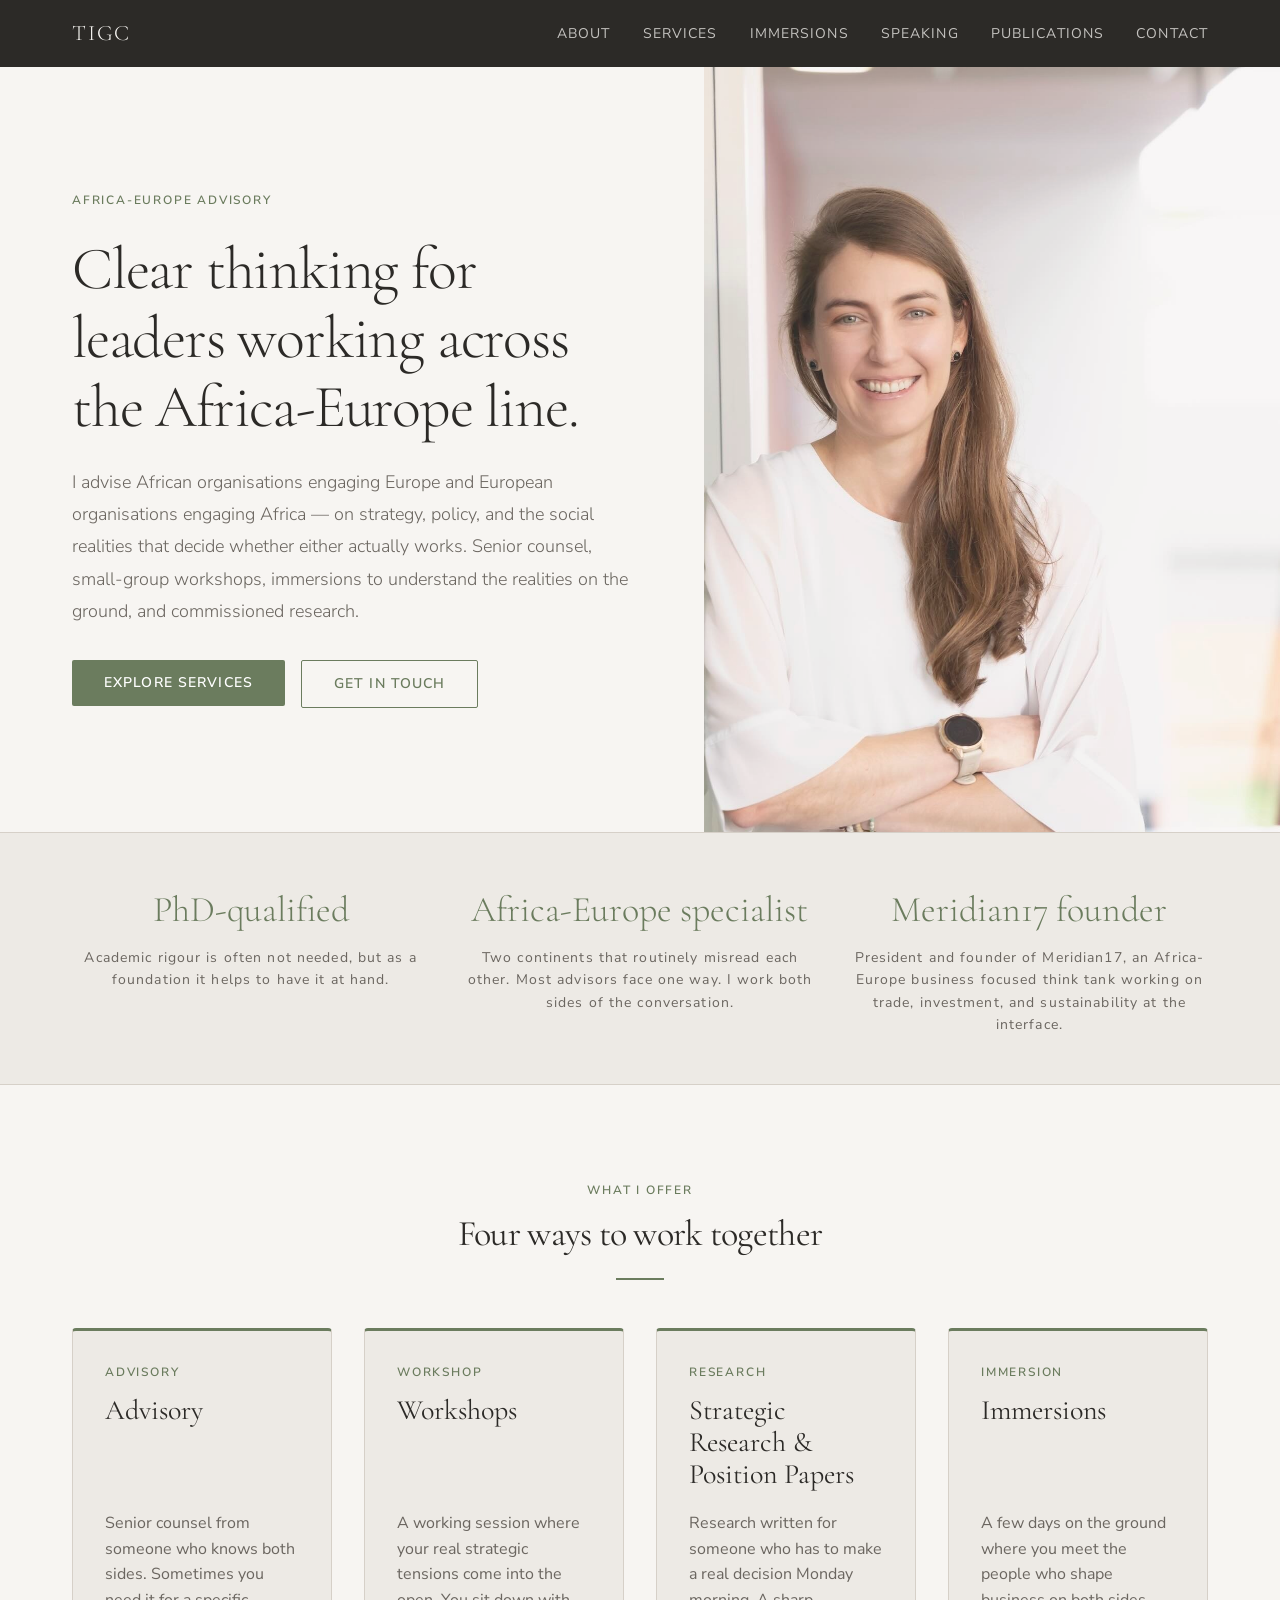
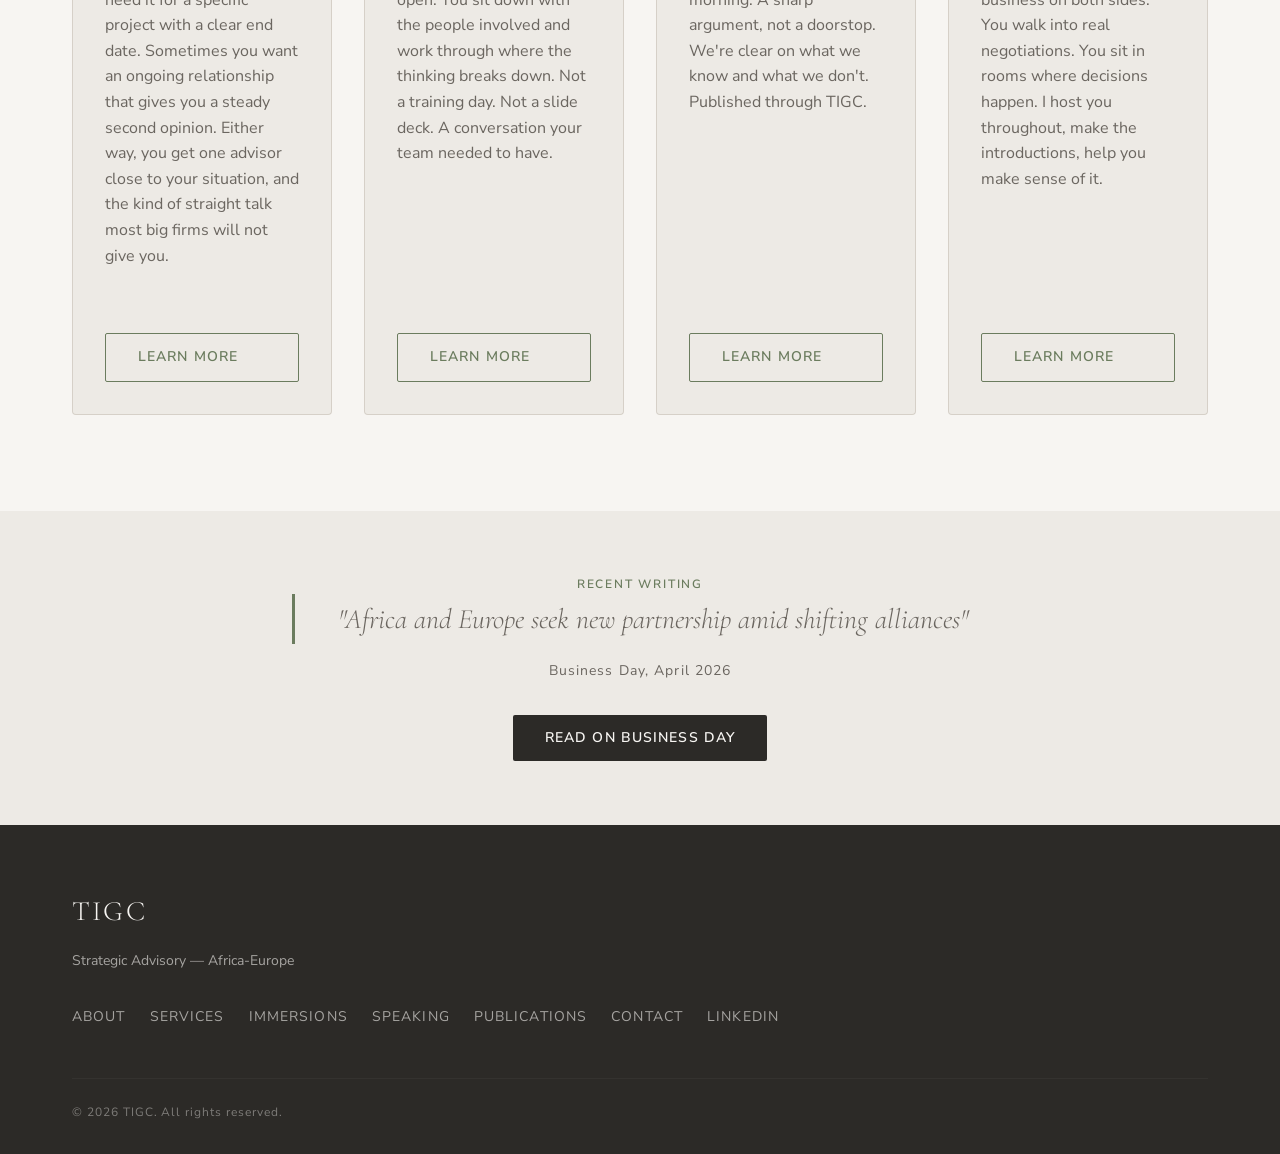
<file: index.html>
<!DOCTYPE html>
<html lang="en">
<head>
  <meta charset="UTF-8">
  <meta name="viewport" content="width=device-width, initial-scale=1.0">
  <meta name="description" content="TIGC — Strategic advisory at the Africa-Europe interface. Advisory, workshops, research, and immersions for leaders working across both continents.">
  <meta property="og:title" content="Home | TIGC — Strategic Advisory">
  <meta property="og:description" content="Navigating complexity at the Africa-Europe interface. Advisory, workshops, research, and immersions.">
  <meta property="og:type" content="website">
  <meta property="og:url" content="https://www.tigc.nl/">
  <meta property="og:image" content="https://www.tigc.nl/images/Kelly%20Alexander%2015.04.2024-10PP.jpg">
  <meta property="og:image:alt" content="Dr. Kelly Alexander, strategic advisor at TIGC">
  <meta name="twitter:card" content="summary_large_image">
  <title>Home | TIGC — Strategic Advisory</title>
  <link rel="icon" type="image/svg+xml" href="favicon.svg">
  <link rel="icon" type="image/png" sizes="32x32" href="favicon-32.png">
  <link rel="icon" type="image/png" sizes="192x192" href="favicon-192.png">
  <link rel="apple-touch-icon" sizes="180x180" href="apple-touch-icon.png">
  <link rel="shortcut icon" href="favicon.ico">
  <link rel="stylesheet" href="css/styles.css">
  <style>
    /* ── Page-level additions ── */

    /* Intro strip */
    .intro-strip {
      background-color: var(--color-surface);
      border-top: var(--border-thin);
      border-bottom: var(--border-thin);
      padding: var(--space-12) 0;
    }
    .intro-strip__grid {
      display: grid;
      grid-template-columns: repeat(3, 1fr);
      gap: var(--space-8);
      text-align: center;
    }
    .intro-strip__item-label {
      display: block;
      font-family: var(--font-heading);
      font-size: var(--text-2xl);
      font-weight: var(--weight-light);
      color: var(--color-accent);
      margin-bottom: var(--space-2);
    }

    /* Featured publication panel */
    .featured-pub {
      background-color: var(--color-surface);
      padding: var(--space-16) 0;
    }
    .featured-pub__inner {
      max-width: 760px;
      margin: 0 auto;
      padding: 0 var(--gutter);
      text-align: center;
    }
    .featured-pub__link {
      display: inline-block;
      margin-top: var(--space-8);
    }

    /* Nav additions */
    .nav__hamburger {
      display: none;
      background: none;
      border: none;
      cursor: pointer;
      padding: var(--space-2);
    }
    .nav__hamburger span {
      display: block;
      width: 22px;
      height: 2px;
      background-color: var(--color-nav-text);
      margin: 4px 0;
      transition: all var(--transition-fast);
    }
    .nav__mobile {
      display: none;
    }
    .nav__mobile--open {
      display: flex;
      flex-direction: column;
      gap: var(--space-4);
      padding: var(--space-4) var(--gutter);
      background-color: var(--color-nav-bg);
    }
    .nav__mobile a {
      font-size: var(--text-sm);
      letter-spacing: var(--tracking-wide);
      text-transform: uppercase;
      color: var(--color-nav-text);
      opacity: 0.75;
    }
    .nav__links--active {
      opacity: 1 !important;
      border-bottom: 1px solid var(--color-accent);
      padding-bottom: 2px;
    }

    @media (max-width: 768px) {
      .nav__links { display: none; }
      .nav__hamburger { display: block; }
      .intro-strip__grid { grid-template-columns: 1fr; gap: var(--space-6); }
    }
  </style>
</head>
<body>

  <!-- ── NAVIGATION ─────────────────────────────────────────── -->
  <nav class="nav" role="navigation" aria-label="Main navigation">
    <div class="container">
      <div class="nav__inner">
        <a href="index.html" class="nav__brand">TIGC</a>
        <ul class="nav__links">
          <li><a href="about.html">About</a></li>
          <li><a href="services.html">Services</a></li>
          <li><a href="immersions.html">Immersions</a></li>
          <li><a href="speaking.html">Speaking</a></li>
          <li><a href="publications.html">Publications</a></li>
          <li><a href="contact.html">Contact</a></li>
        </ul>
        <button class="nav__hamburger" aria-label="Toggle mobile menu" aria-expanded="false">
          <span></span><span></span><span></span>
        </button>
      </div>
    </div>
    <div class="nav__mobile" aria-hidden="true">
      <a href="about.html">About</a>
      <a href="services.html">Services</a>
      <a href="immersions.html">Immersions</a>
      <a href="speaking.html">Speaking</a>
      <a href="publications.html">Publications</a>
      <a href="contact.html">Contact</a>
    </div>
  </nav>

  <!-- ── HERO ───────────────────────────────────────────────── -->
  <section class="hero" aria-label="Hero">
    <!-- REPLACE: swap src with a professional photo of Kelly Alexander or a relevant landscape -->
    <img
      class="hero__image"
      src="images/Kelly%20Alexander.jpeg"
      alt="Abstract landscape representing the Africa-Europe interface"
    >
    <div class="container">
      <div class="hero__content">
        <p class="type-eyebrow hero__eyebrow" data-animate>Africa-Europe Advisory</p>
        <h1 class="type-display hero__headline" data-animate>
          Clear thinking for leaders working across the Africa-Europe line.
        </h1>
        <p class="type-body-lg hero__subheadline" data-animate>
          I advise African organisations engaging Europe and European organisations engaging Africa — on strategy, policy, and the social realities that decide whether either actually works. Senior counsel, small-group workshops, immersions to understand the realities on the ground, and commissioned research.
        </p>
        <div data-animate>
          <a href="services.html" class="btn btn--primary">Explore Services</a>
          &nbsp;&nbsp;
          <a href="contact.html" class="btn btn--outline">Get in Touch</a>
        </div>
      </div>
    </div>
  </section>

  <!-- ── INTRO STRIP ────────────────────────────────────────── -->
  <div class="intro-strip">
    <div class="container">
      <div class="intro-strip__grid">
        <div data-animate>
          <span class="intro-strip__item-label">PhD-qualified</span>
          <p class="type-caption">Academic rigour is often not needed, but as a foundation it helps to have it at hand.</p>
        </div>
        <div data-animate>
          <span class="intro-strip__item-label">Africa-Europe specialist</span>
          <p class="type-caption">Two continents that routinely misread each other. Most advisors face one way. I work both sides of the conversation.</p>
        </div>
        <div data-animate>
          <span class="intro-strip__item-label">Meridian17 founder</span>
          <p class="type-caption">President and founder of Meridian17, an Africa-Europe business focused think tank working on trade, investment, and sustainability at the interface.</p>
        </div>
      </div>
    </div>
  </div>

  <!-- ── SERVICES TEASER ────────────────────────────────────── -->
  <section class="section" aria-labelledby="services-heading">
    <div class="container">
      <div class="section-header section-header--center" data-animate>
        <p class="type-eyebrow section-header__eyebrow">What I offer</p>
        <h2 class="section-header__title" id="services-heading">Four ways to work together</h2>
        <div class="divider divider--center"></div>
      </div>
      <div class="grid-4">

        <div class="card card--accent" data-animate>
          <p class="type-eyebrow card__eyebrow">Advisory</p>
          <h3 class="card__title">Advisory</h3>
          <p class="card__body">Senior counsel from someone who knows both sides. Sometimes you need it for a specific project with a clear end date. Sometimes you want an ongoing relationship that gives you a steady second opinion. Either way, you get one advisor close to your situation, and the kind of straight talk most big firms will not give you.</p>
          <a href="services.html#project-advisory" class="btn btn--outline">Learn more</a>
        </div>

        <div class="card card--accent" data-animate>
          <p class="type-eyebrow card__eyebrow">Workshop</p>
          <h3 class="card__title">Workshops</h3>
          <p class="card__body">A working session where your real strategic tensions come into the open. You sit down with the people involved and work through where the thinking breaks down. Not a training day. Not a slide deck. A conversation your team needed to have.</p>
          <a href="services.html#workshops" class="btn btn--outline">Learn more</a>
        </div>

        <div class="card card--accent" data-animate>
          <p class="type-eyebrow card__eyebrow">Research</p>
          <h3 class="card__title">Strategic Research &amp; Position Papers</h3>
          <p class="card__body">Research written for someone who has to make a real decision Monday morning. A sharp argument, not a doorstop. We're clear on what we know and what we don't. Published through TIGC.</p>
          <a href="services.html#research" class="btn btn--outline">Learn more</a>
        </div>

        <div class="card card--accent" data-animate>
          <p class="type-eyebrow card__eyebrow">Immersion</p>
          <h3 class="card__title">Immersions</h3>
          <p class="card__body">A few days on the ground where you meet the people who shape business on both sides. You walk into real negotiations. You sit in rooms where decisions happen. I host you throughout, make the introductions, help you make sense of it.</p>
          <a href="immersions.html" class="btn btn--outline">Learn more</a>
        </div>

      </div>
    </div>
  </section>

  <!-- ── FEATURED PUBLICATION ───────────────────────────────── -->
  <div class="featured-pub">
    <div class="featured-pub__inner">
      <p class="type-eyebrow" data-animate>Recent Writing</p>
      <blockquote class="type-quote" data-animate>
        "Africa and Europe seek new partnership amid shifting alliances"
      </blockquote>
      <p class="type-caption" style="margin-top: var(--space-4);" data-animate>
        Business Day, April 2026
      </p>
      <a href="https://www.businessday.co.za/opinion/2026-04-12-kelly-alexander-africa-and-europe-seek-new-partnership-amid-shifting-alliances/" class="btn btn--dark featured-pub__link" data-animate target="_blank" rel="noopener">
        Read on Business Day
      </a>
    </div>
  </div>

  <!-- ── FOOTER ─────────────────────────────────────────────── -->
  <footer class="footer" role="contentinfo">
    <div class="container">
      <div class="footer__brand">TIGC</div>
      <p class="footer__tagline">Strategic Advisory — Africa-Europe</p>
      <ul class="footer__links">
        <li><a href="about.html">About</a></li>
        <li><a href="services.html">Services</a></li>
        <li><a href="immersions.html">Immersions</a></li>
        <li><a href="speaking.html">Speaking</a></li>
        <li><a href="publications.html">Publications</a></li>
        <li><a href="contact.html">Contact</a></li>
        <!-- REPLACE: update href with real LinkedIn profile URL -->
        <li><a href="https://www.linkedin.com/in/kelalex/" aria-label="LinkedIn profile" target="_blank" rel="noopener">LinkedIn</a></li>
      </ul>
      <div class="footer__bottom">
        &copy; 2026 TIGC. All rights reserved.
      </div>
    </div>
  </footer>

  <script src="js/main.js"></script>
</body>
</html>
</file>
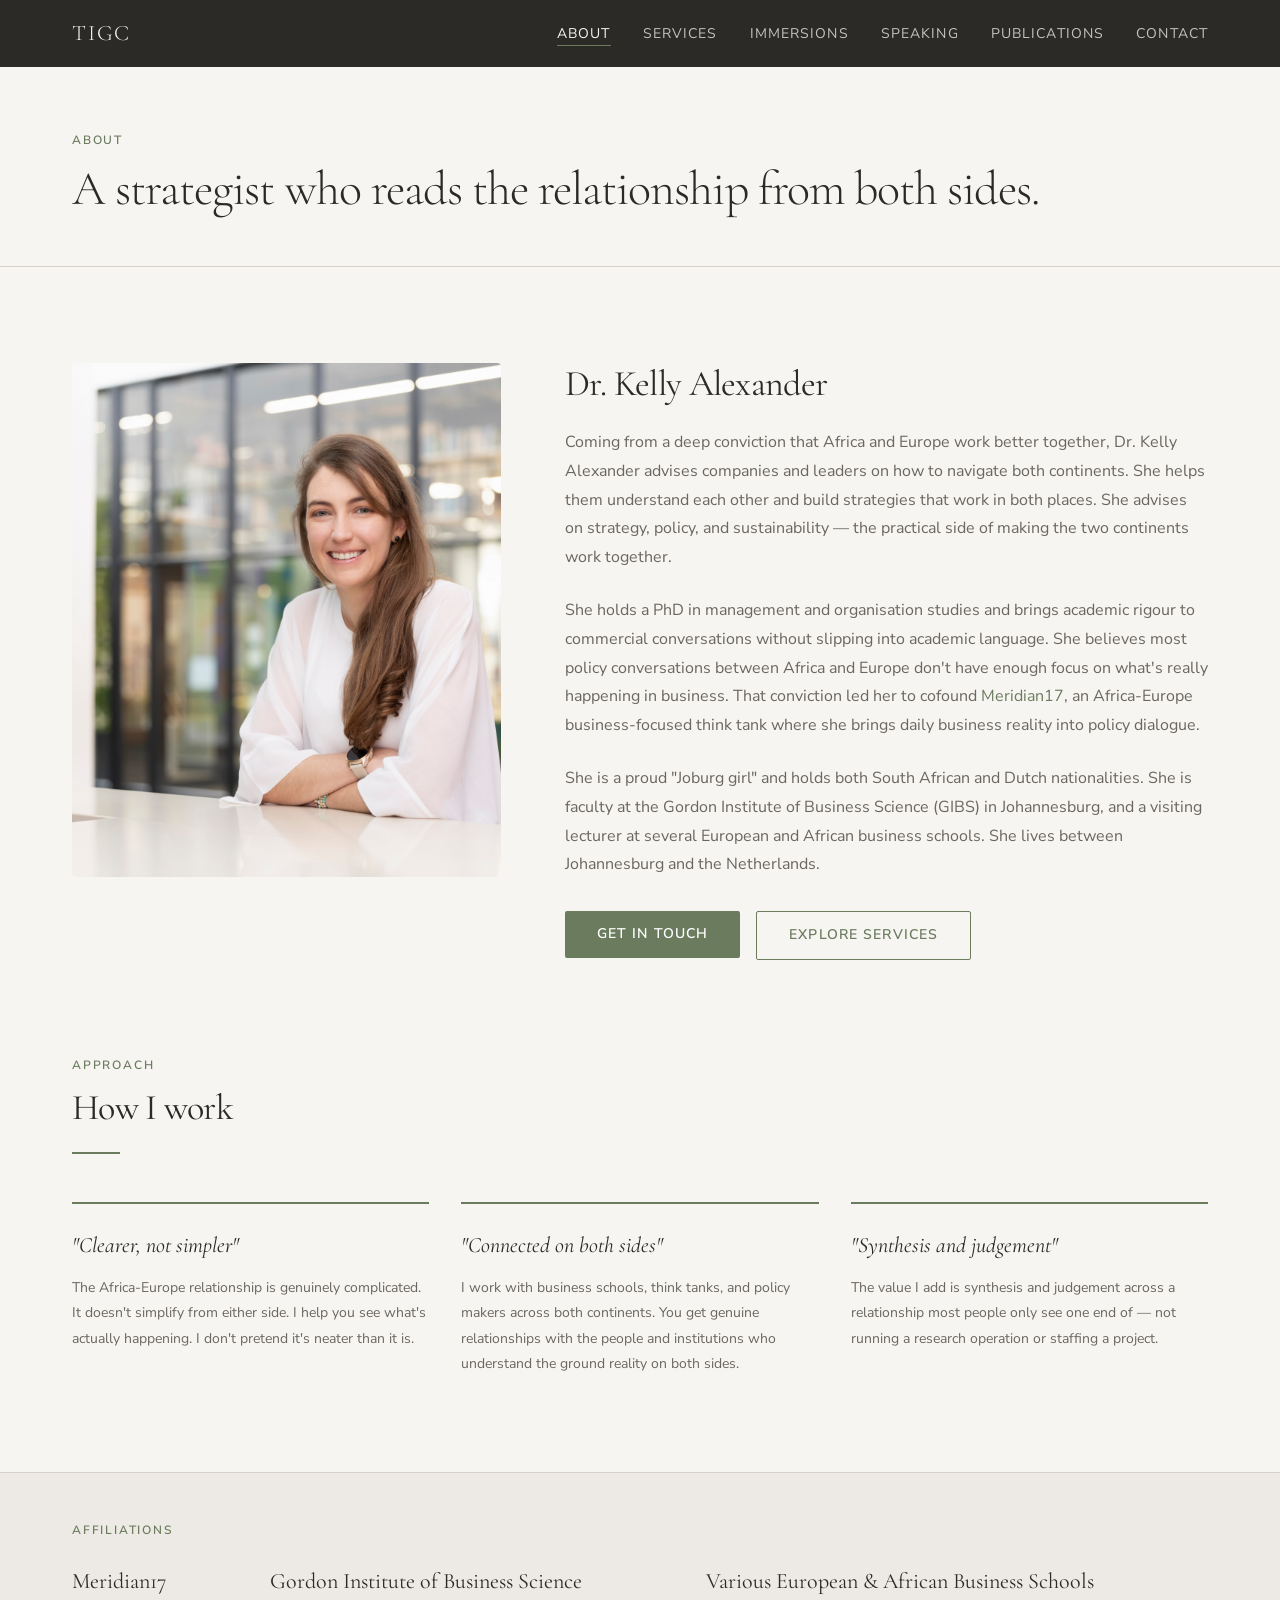
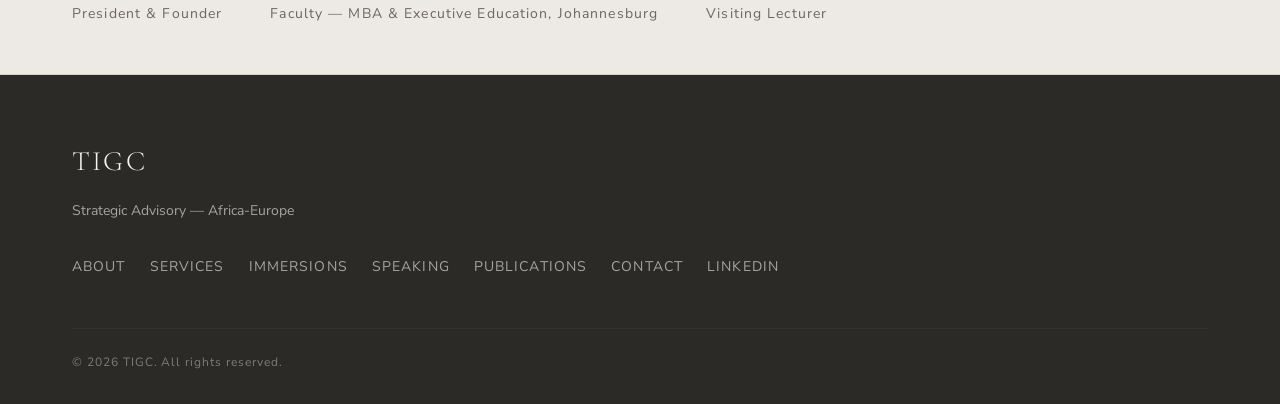
<file: about.html>
<!DOCTYPE html>
<html lang="en">
<head>
  <meta charset="UTF-8">
  <meta name="viewport" content="width=device-width, initial-scale=1.0">
  <meta name="description" content="Dr. Kelly Alexander advises companies and leaders on doing business across Africa and Europe. She helps them understand both continents and build strategies that work in both.">
  <meta property="og:title" content="About | TIGC — Strategic Advisory">
  <meta property="og:description" content="Strategic advice for companies navigating Africa and Europe.">
  <meta property="og:type" content="website">
  <meta property="og:url" content="https://www.tigc.nl/about.html">
  <meta property="og:image" content="https://www.tigc.nl/images/Kelly%20Alexander%2015.04.2024-10PP.jpg">
  <meta property="og:image:alt" content="Dr. Kelly Alexander, strategic advisor at TIGC">
  <meta name="twitter:card" content="summary_large_image">
  <title>About | TIGC — Strategic Advisory</title>
  <link rel="icon" type="image/svg+xml" href="favicon.svg">
  <link rel="icon" type="image/png" sizes="32x32" href="favicon-32.png">
  <link rel="icon" type="image/png" sizes="192x192" href="favicon-192.png">
  <link rel="apple-touch-icon" sizes="180x180" href="apple-touch-icon.png">
  <link rel="shortcut icon" href="favicon.ico">
  <link rel="stylesheet" href="css/styles.css">
  <style>
    .page-header {
      padding: var(--space-16) 0 var(--space-12);
      background-color: var(--color-bg);
      border-bottom: var(--border-thin);
    }

    .about-grid {
      display: grid;
      grid-template-columns: 2fr 3fr;
      gap: var(--space-16);
      align-items: start;
    }

    .about-photo {
      width: 100%;
      border-radius: var(--radius-md);
      object-fit: cover;
      aspect-ratio: 5/6;
    }

    .about-bio p {
      margin-bottom: var(--space-6);
      color: var(--color-text-secondary);
      line-height: var(--leading-relaxed);
    }

    /* Values */
    .values-grid {
      display: grid;
      grid-template-columns: repeat(3, 1fr);
      gap: var(--space-8);
      margin-top: var(--space-12);
    }

    .value-item {
      border-top: 2px solid var(--color-accent);
      padding-top: var(--space-6);
    }

    .value-item__title {
      font-family: var(--font-heading);
      font-size: var(--text-lg);
      font-weight: var(--weight-regular);
      font-style: italic;
      margin-bottom: var(--space-3);
      color: var(--color-text-primary);
    }

    .value-item__body {
      font-size: var(--text-sm);
      color: var(--color-text-secondary);
      line-height: var(--leading-relaxed);
    }

    /* Affiliations */
    .affiliations {
      background-color: var(--color-surface);
      border-top: var(--border-thin);
      border-bottom: var(--border-thin);
      padding: var(--space-12) 0;
    }

    .affiliations__list {
      display: flex;
      gap: var(--space-12);
      flex-wrap: wrap;
      margin-top: var(--space-6);
    }

    .affiliation-item {
      display: flex;
      flex-direction: column;
      gap: var(--space-1);
    }

    .affiliation-item__name {
      font-family: var(--font-heading);
      font-size: var(--text-lg);
      font-weight: var(--weight-regular);
    }

    .affiliation-item__role {
      font-size: var(--text-sm);
      color: var(--color-text-secondary);
      letter-spacing: var(--tracking-wide);
    }

    /* Nav additions */
    .nav__hamburger {
      display: none;
      background: none;
      border: none;
      cursor: pointer;
      padding: var(--space-2);
    }
    .nav__hamburger span {
      display: block;
      width: 22px;
      height: 2px;
      background-color: var(--color-nav-text);
      margin: 4px 0;
    }
    .nav__mobile { display: none; }
    .nav__mobile--open {
      display: flex;
      flex-direction: column;
      gap: var(--space-4);
      padding: var(--space-4) var(--gutter);
      background-color: var(--color-nav-bg);
    }
    .nav__mobile a {
      font-size: var(--text-sm);
      letter-spacing: var(--tracking-wide);
      text-transform: uppercase;
      color: var(--color-nav-text);
      opacity: 0.75;
    }
    .nav__links--active {
      opacity: 1 !important;
      border-bottom: 1px solid var(--color-accent);
      padding-bottom: 2px;
    }

    @media (max-width: 768px) {
      .nav__links { display: none; }
      .nav__hamburger { display: block; }
      .about-grid { grid-template-columns: 1fr; }
      .values-grid { grid-template-columns: 1fr; }
      .affiliations__list { flex-direction: column; gap: var(--space-6); }
    }
  </style>
</head>
<body>

  <!-- ── NAVIGATION ─────────────────────────────────────────── -->
  <nav class="nav" role="navigation" aria-label="Main navigation">
    <div class="container">
      <div class="nav__inner">
        <a href="index.html" class="nav__brand">TIGC</a>
        <ul class="nav__links">
          <li><a href="about.html">About</a></li>
          <li><a href="services.html">Services</a></li>
          <li><a href="immersions.html">Immersions</a></li>
          <li><a href="speaking.html">Speaking</a></li>
          <li><a href="publications.html">Publications</a></li>
          <li><a href="contact.html">Contact</a></li>
        </ul>
        <button class="nav__hamburger" aria-label="Toggle mobile menu" aria-expanded="false">
          <span></span><span></span><span></span>
        </button>
      </div>
    </div>
    <div class="nav__mobile">
      <a href="about.html">About</a>
      <a href="services.html">Services</a>
      <a href="immersions.html">Immersions</a>
      <a href="speaking.html">Speaking</a>
      <a href="publications.html">Publications</a>
      <a href="contact.html">Contact</a>
    </div>
  </nav>

  <!-- ── PAGE HEADER ────────────────────────────────────────── -->
  <div class="page-header">
    <div class="container">
      <p class="type-eyebrow" data-animate>About</p>
      <h1 class="type-h1" style="margin-top: var(--space-3);" data-animate>
        A strategist who reads the relationship from both sides.
      </h1>
    </div>
  </div>

  <!-- ── BIO SECTION ────────────────────────────────────────── -->
  <section class="section" aria-labelledby="bio-heading">
    <div class="container">
      <div class="about-grid">

        <div data-animate>
          <!-- REPLACE: swap src with professional portrait of [NAME] -->
          <img
            class="about-photo"
            src="images/Kelly%20Alexander%2015.04.2024-10PP.jpg"
            alt="Portrait of Dr. Kelly Alexander, strategic advisor at TIGC"
          >
        </div>

        <div class="about-bio">
          <h2 class="type-h2" id="bio-heading" style="margin-bottom: var(--space-6);" data-animate>
            Dr. Kelly Alexander
          </h2>
          <div data-animate>
            <p>Coming from a deep conviction that Africa and Europe work better together, Dr. Kelly Alexander advises companies and leaders on how to navigate both continents. She helps them understand each other and build strategies that work in both places. She advises on strategy, policy, and sustainability — the practical side of making the two continents work together.</p>
            <p>She holds a PhD in management and organisation studies and brings academic rigour to commercial conversations without slipping into academic language. She believes most policy conversations between Africa and Europe don't have enough focus on what's really happening in business. That conviction led her to cofound <a href="https://www.meridian17.org" target="_blank" rel="noopener">Meridian17</a>, an Africa-Europe business-focused think tank where she brings daily business reality into policy dialogue.</p>
            <p>She is a proud "Joburg girl" and holds both South African and Dutch nationalities. She is faculty at the Gordon Institute of Business Science (GIBS) in Johannesburg, and a visiting lecturer at several European and African business schools. She lives between Johannesburg and the Netherlands.</p>
          </div>
          <div style="margin-top: var(--space-8);" data-animate>
            <a href="contact.html" class="btn btn--primary">Get in touch</a>
            &nbsp;&nbsp;
            <a href="services.html" class="btn btn--outline">Explore services</a>
          </div>
        </div>

      </div>
    </div>
  </section>

  <!-- ── VALUES / APPROACH ──────────────────────────────────── -->
  <section class="section" style="padding-top: 0;" aria-labelledby="values-heading">
    <div class="container">
      <div class="section-header" data-animate>
        <p class="type-eyebrow section-header__eyebrow">Approach</p>
        <h2 id="values-heading" class="section-header__title">How I work</h2>
        <div class="divider"></div>
      </div>
      <div class="values-grid">
        <div class="value-item" data-animate>
          <p class="value-item__title">"Clearer, not simpler"</p>
          <p class="value-item__body">The Africa-Europe relationship is genuinely complicated. It doesn't simplify from either side. I help you see what's actually happening. I don't pretend it's neater than it is.</p>
        </div>
        <div class="value-item" data-animate>
          <p class="value-item__title">"Connected on both sides"</p>
          <p class="value-item__body">I work with business schools, think tanks, and policy makers across both continents. You get genuine relationships with the people and institutions who understand the ground reality on both sides.</p>
        </div>
        <div class="value-item" data-animate>
          <p class="value-item__title">"Synthesis and judgement"</p>
          <p class="value-item__body">The value I add is synthesis and judgement across a relationship most people only see one end of — not running a research operation or staffing a project.</p>
        </div>
      </div>
    </div>
  </section>

  <!-- ── AFFILIATIONS ───────────────────────────────────────── -->
  <div class="affiliations">
    <div class="container">
      <p class="type-eyebrow" data-animate>Affiliations</p>
      <div class="affiliations__list">
        <div class="affiliation-item" data-animate>
          <a href="https://www.meridian17.org" target="_blank" rel="noopener" style="color: inherit; text-decoration: none;">
            <span class="affiliation-item__name">Meridian17</span>
          </a>
          <span class="affiliation-item__role">President &amp; Founder</span>
        </div>
        <div class="affiliation-item" data-animate>
          <a href="https://www.gibs.co.za" target="_blank" rel="noopener" style="color: inherit; text-decoration: none;">
            <span class="affiliation-item__name">Gordon Institute of Business Science</span>
          </a>
          <span class="affiliation-item__role">Faculty — MBA &amp; Executive Education, Johannesburg</span>
        </div>
        <div class="affiliation-item" data-animate>
          <span class="affiliation-item__name">Various European &amp; African Business Schools</span>
          <span class="affiliation-item__role">Visiting Lecturer</span>
        </div>
      </div>
    </div>
  </div>

  <!-- ── FOOTER ─────────────────────────────────────────────── -->
  <footer class="footer" role="contentinfo">
    <div class="container">
      <div class="footer__brand">TIGC</div>
      <p class="footer__tagline">Strategic Advisory — Africa-Europe</p>
      <ul class="footer__links">
        <li><a href="about.html">About</a></li>
        <li><a href="services.html">Services</a></li>
        <li><a href="immersions.html">Immersions</a></li>
        <li><a href="speaking.html">Speaking</a></li>
        <li><a href="publications.html">Publications</a></li>
        <li><a href="contact.html">Contact</a></li>
        <!-- REPLACE: update href with real LinkedIn profile URL -->
        <li><a href="https://www.linkedin.com/in/kelalex/" aria-label="LinkedIn profile" target="_blank" rel="noopener">LinkedIn</a></li>
      </ul>
      <div class="footer__bottom">
        &copy; 2026 TIGC. All rights reserved.
      </div>
    </div>
  </footer>

  <script src="js/main.js"></script>
</body>
</html>
</file>
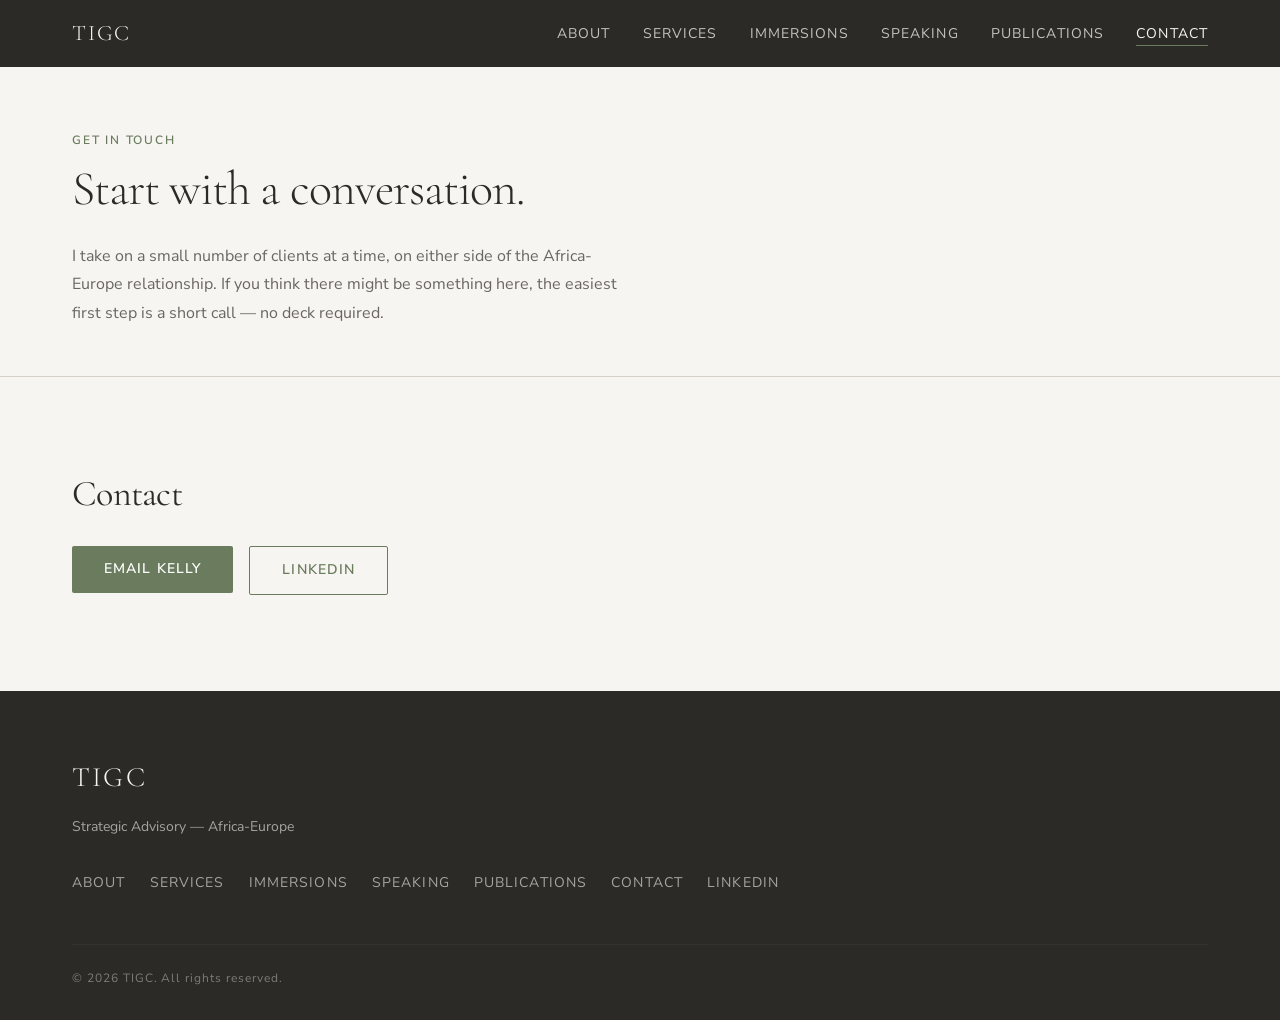
<file: contact.html>
<!DOCTYPE html>
<html lang="en">
<head>
  <meta charset="UTF-8">
  <meta name="viewport" content="width=device-width, initial-scale=1.0">
  <meta name="description" content="Get in touch with Dr. Kelly Alexander at TIGC — senior advisory, workshops, research, and speaking engagements at the Africa-Europe interface.">
  <meta property="og:title" content="Contact | TIGC — Strategic Advisory">
  <meta property="og:description" content="Let's have a conversation. Dr. Kelly Alexander works with a small number of clients at any one time.">
  <meta property="og:type" content="website">
  <meta property="og:url" content="https://www.tigc.nl/contact.html">
  <meta property="og:image" content="https://www.tigc.nl/images/Kelly%20Alexander%2015.04.2024-10PP.jpg">
  <meta property="og:image:alt" content="Dr. Kelly Alexander, strategic advisor at TIGC">
  <meta name="twitter:card" content="summary_large_image">
  <title>Contact | TIGC — Strategic Advisory</title>
  <link rel="icon" type="image/svg+xml" href="favicon.svg">
  <link rel="icon" type="image/png" sizes="32x32" href="favicon-32.png">
  <link rel="icon" type="image/png" sizes="192x192" href="favicon-192.png">
  <link rel="apple-touch-icon" sizes="180x180" href="apple-touch-icon.png">
  <link rel="shortcut icon" href="favicon.ico">
  <link rel="stylesheet" href="css/styles.css">
  <style>
    .page-header {
      padding: var(--space-16) 0 var(--space-12);
      background-color: var(--color-bg);
      border-bottom: var(--border-thin);
    }

    .contact-cta {
      margin-top: var(--space-8);
    }

    /* Nav additions */
    .nav__hamburger {
      display: none;
      background: none;
      border: none;
      cursor: pointer;
      padding: var(--space-2);
    }
    .nav__hamburger span {
      display: block;
      width: 22px;
      height: 2px;
      background-color: var(--color-nav-text);
      margin: 4px 0;
    }
    .nav__mobile { display: none; }
    .nav__mobile--open {
      display: flex;
      flex-direction: column;
      gap: var(--space-4);
      padding: var(--space-4) var(--gutter);
      background-color: var(--color-nav-bg);
    }
    .nav__mobile a {
      font-size: var(--text-sm);
      letter-spacing: var(--tracking-wide);
      text-transform: uppercase;
      color: var(--color-nav-text);
      opacity: 0.75;
    }
    .nav__links--active {
      opacity: 1 !important;
      border-bottom: 1px solid var(--color-accent);
      padding-bottom: 2px;
    }

    @media (max-width: 768px) {
      .nav__links { display: none; }
      .nav__hamburger { display: block; }
    }
  </style>
</head>
<body>

  <!-- ── NAVIGATION ─────────────────────────────────────────── -->
  <nav class="nav" role="navigation" aria-label="Main navigation">
    <div class="container">
      <div class="nav__inner">
        <a href="index.html" class="nav__brand">TIGC</a>
        <ul class="nav__links">
          <li><a href="about.html">About</a></li>
          <li><a href="services.html">Services</a></li>
          <li><a href="immersions.html">Immersions</a></li>
          <li><a href="speaking.html">Speaking</a></li>
          <li><a href="publications.html">Publications</a></li>
          <li><a href="contact.html">Contact</a></li>
        </ul>
        <button class="nav__hamburger" aria-label="Toggle mobile menu" aria-expanded="false">
          <span></span><span></span><span></span>
        </button>
      </div>
    </div>
    <div class="nav__mobile">
      <a href="about.html">About</a>
      <a href="services.html">Services</a>
      <a href="immersions.html">Immersions</a>
      <a href="speaking.html">Speaking</a>
      <a href="publications.html">Publications</a>
      <a href="contact.html">Contact</a>
    </div>
  </nav>

  <!-- ── PAGE HEADER ────────────────────────────────────────── -->
  <div class="page-header">
    <div class="container">
      <p class="type-eyebrow" data-animate>Get in Touch</p>
      <h1 class="type-h1" style="margin-top: var(--space-3);" data-animate>
        Start with a conversation.
      </h1>
      <p style="max-width: 560px; color: var(--color-text-secondary); margin-top: var(--space-6); line-height: var(--leading-relaxed);" data-animate>
        I take on a small number of clients at a time, on either side of the Africa-Europe relationship. If you think there might be something here, the easiest first step is a short call — no deck required.
      </p>
    </div>
  </div>

  <!-- ── CONTACT SECTION ────────────────────────────────────── -->
  <section class="section" aria-labelledby="contact-heading">
    <div class="container">
      <h2 class="visually-hidden" id="contact-heading">Contact</h2>
      <div data-animate class="contact-cta">
        <a href="mailto:kelly@tigc.nl" class="btn btn--primary">Email Kelly</a>
        <a href="https://www.linkedin.com/in/kelalex/" target="_blank" rel="noopener" class="btn btn--outline" style="margin-left: var(--space-3);">LinkedIn</a>
      </div>
    </div>
  </section>

  <!-- ── FOOTER ─────────────────────────────────────────────── -->
  <footer class="footer" role="contentinfo">
    <div class="container">
      <div class="footer__brand">TIGC</div>
      <p class="footer__tagline">Strategic Advisory — Africa-Europe</p>
      <ul class="footer__links">
        <li><a href="about.html">About</a></li>
        <li><a href="services.html">Services</a></li>
        <li><a href="immersions.html">Immersions</a></li>
        <li><a href="speaking.html">Speaking</a></li>
        <li><a href="publications.html">Publications</a></li>
        <li><a href="contact.html">Contact</a></li>
        <!-- REPLACE: update href with real LinkedIn profile URL -->
        <li><a href="https://www.linkedin.com/in/kelalex/" aria-label="LinkedIn profile" target="_blank" rel="noopener">LinkedIn</a></li>
      </ul>
      <div class="footer__bottom">
        &copy; 2026 TIGC. All rights reserved.
      </div>
    </div>
  </footer>

  <script src="js/main.js"></script>
</body>
</html>
</file>
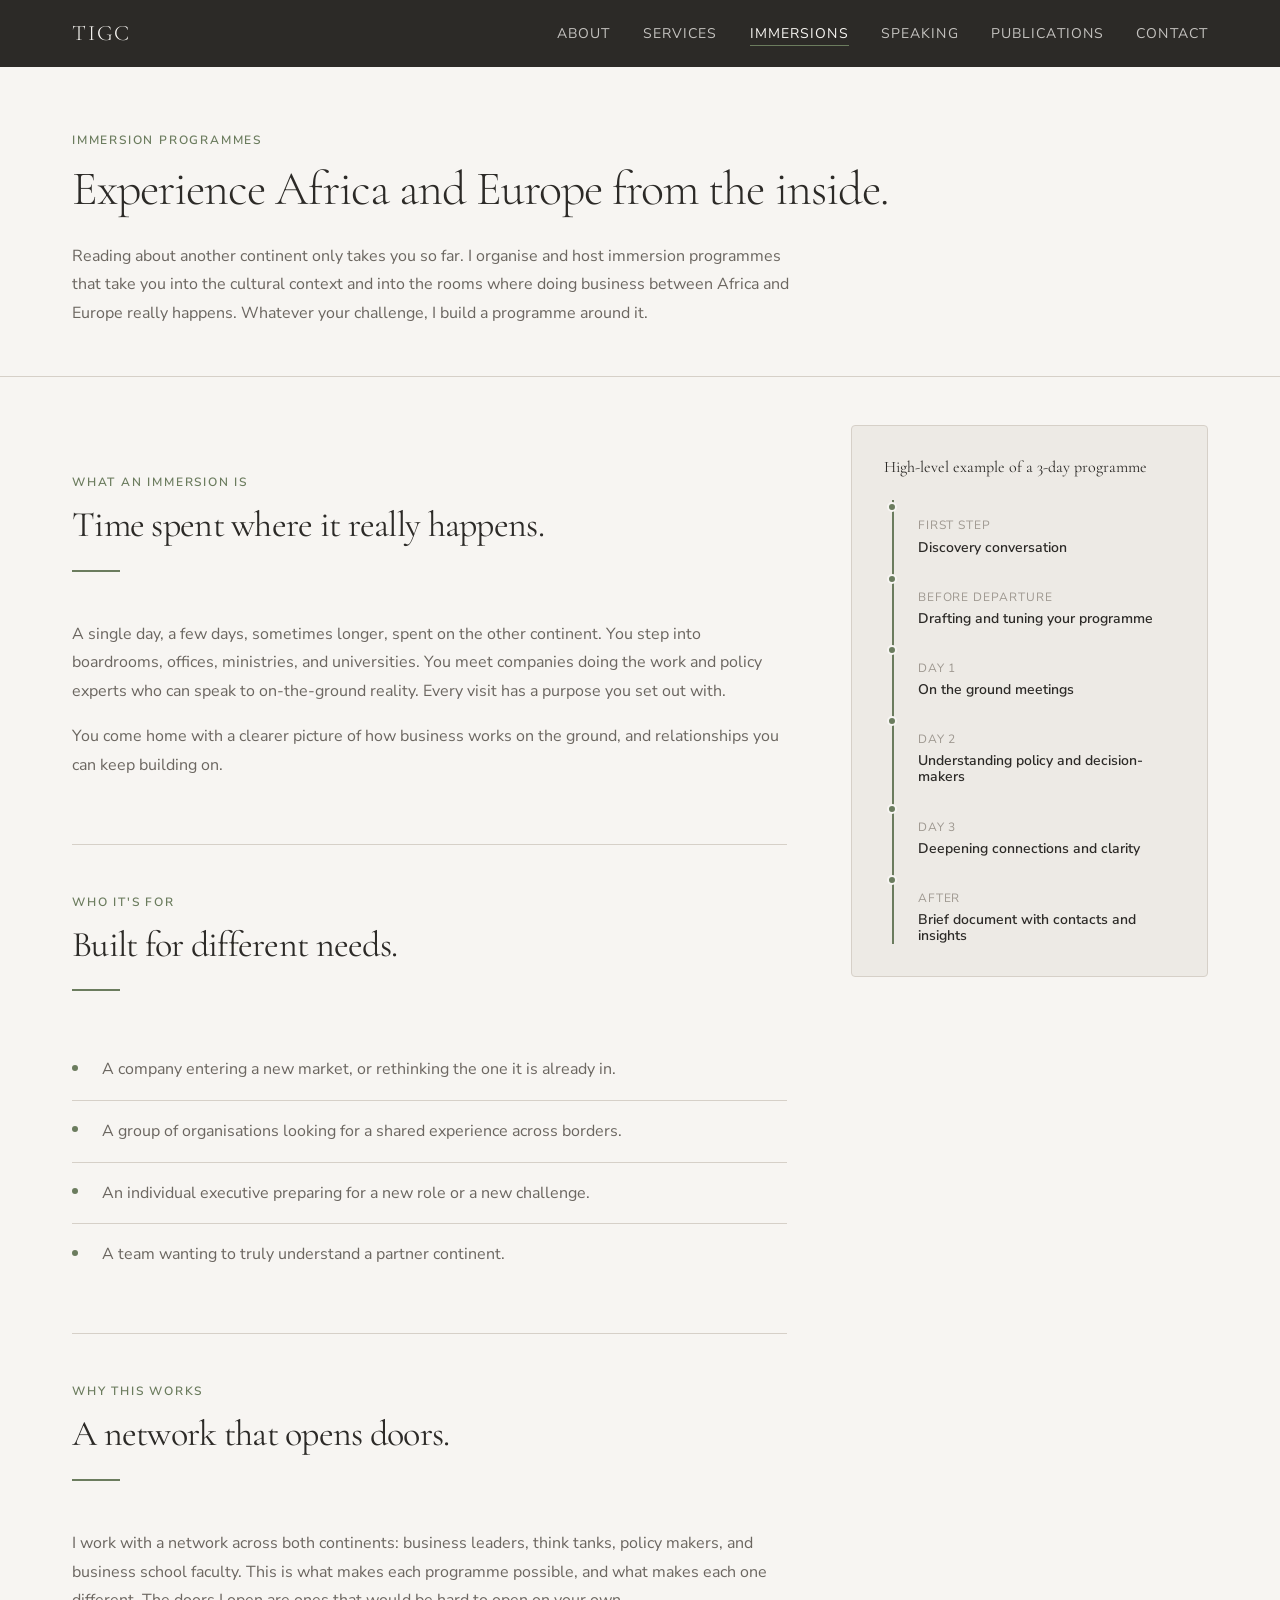
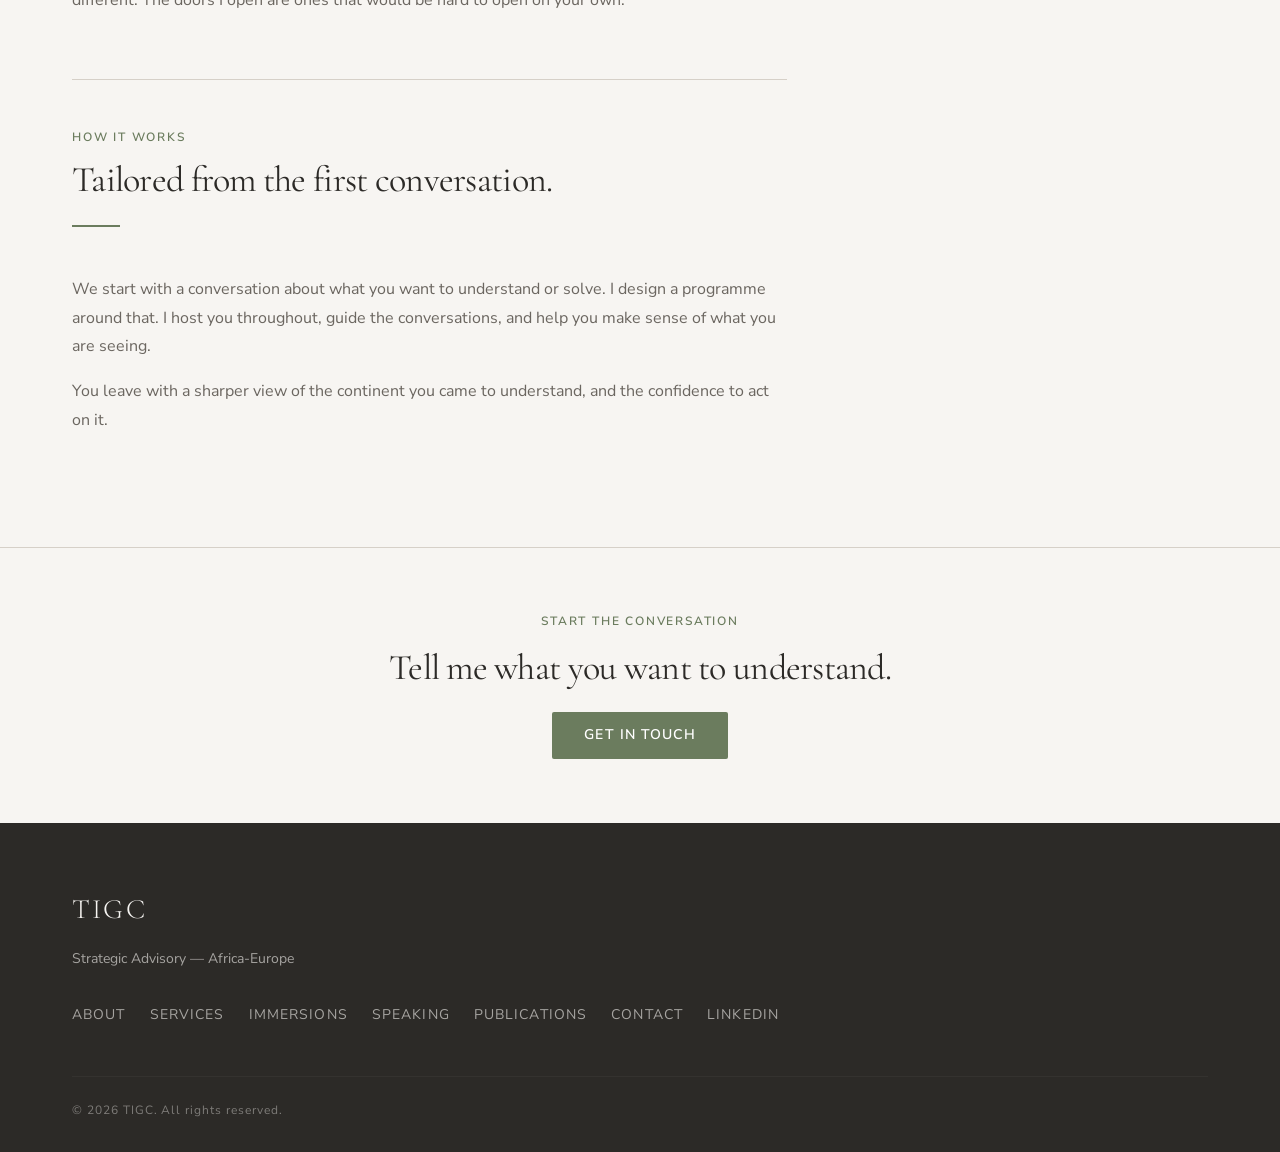
<file: immersions.html>
<!DOCTYPE html>
<html lang="en">
<head>
  <meta charset="UTF-8">
  <meta name="viewport" content="width=device-width, initial-scale=1.0">
  <meta name="description" content="Tailored immersion programmes with Dr. Kelly Alexander — experience Africa and Europe from the inside, meeting companies, policy experts, and the people doing the work.">
  <meta property="og:title" content="Immersions | TIGC — Strategic Advisory">
  <meta property="og:description" content="Experience Africa and Europe from the inside. Tailored single or multi-day immersion programmes for companies, organisations, and individuals.">
  <meta property="og:type" content="website">
  <meta property="og:url" content="https://www.tigc.nl/immersions.html">
  <meta property="og:image" content="https://www.tigc.nl/images/Kelly%20Alexander%2015.04.2024-10PP.jpg">
  <meta property="og:image:alt" content="Dr. Kelly Alexander, strategic advisor at TIGC">
  <meta name="twitter:card" content="summary_large_image">
  <title>Immersions | TIGC — Strategic Advisory</title>
  <link rel="icon" type="image/svg+xml" href="favicon.svg">
  <link rel="icon" type="image/png" sizes="32x32" href="favicon-32.png">
  <link rel="icon" type="image/png" sizes="192x192" href="favicon-192.png">
  <link rel="apple-touch-icon" sizes="180x180" href="apple-touch-icon.png">
  <link rel="shortcut icon" href="favicon.ico">
  <link rel="stylesheet" href="css/styles.css">
  <style>
    .page-header {
      padding: var(--space-16) 0 var(--space-12);
      background-color: var(--color-bg);
      border-bottom: var(--border-thin);
    }

    .immersions-intro {
      max-width: var(--max-width-text);
      color: var(--color-text-secondary);
      line-height: var(--leading-relaxed);
      margin-top: var(--space-6);
    }

    /* Content sections */
    .content-section {
      padding: var(--space-12) 0;
      border-bottom: var(--border-thin);
    }

    .content-section:last-of-type {
      border-bottom: none;
    }

    .content-section__body {
      max-width: var(--max-width-text);
      color: var(--color-text-secondary);
      line-height: var(--leading-relaxed);
      margin-top: var(--space-6);
    }

    .content-section__body p {
      margin-bottom: var(--space-4);
    }

    /* Audience list */
    .audience-list {
      display: flex;
      flex-direction: column;
      gap: 0;
      margin-top: var(--space-6);
      max-width: var(--max-width-text);
    }

    .audience-item {
      padding: var(--space-4) 0;
      border-bottom: var(--border-thin);
      display: flex;
      align-items: flex-start;
      gap: var(--space-6);
      font-size: var(--text-base);
      color: var(--color-text-secondary);
      line-height: var(--leading-relaxed);
    }

    .audience-item:last-child {
      border-bottom: none;
    }

    .audience-item::before {
      content: '';
      display: block;
      width: 6px;
      height: 6px;
      border-radius: 50%;
      background-color: var(--color-accent);
      flex-shrink: 0;
      margin-top: 0.6em;
    }

    /* Page layout grid */
    .page-content-grid {
      display: grid;
      grid-template-columns: 2fr 1fr;
      gap: var(--space-16);
      align-items: start;
    }

    .main-content {
      display: flex;
      flex-direction: column;
      gap: 0;
    }

    .sidebar-timeline {
      background-color: var(--color-surface);
      border: var(--border-thin);
      border-radius: var(--radius-md);
      padding: var(--space-8);
      position: sticky;
      top: calc(60px + var(--space-4));
    }

    .timeline-step {
      padding: var(--space-4) 0;
      border-left: 2px solid var(--color-accent);
      padding-left: var(--space-6);
      margin-left: var(--space-2);
      position: relative;
    }

    .timeline-step:last-child {
      padding-bottom: 0;
    }

    .timeline-step::before {
      content: '';
      display: block;
      width: 10px;
      height: 10px;
      background-color: var(--color-accent);
      border: 2px solid var(--color-bg);
      border-radius: 50%;
      position: absolute;
      left: -7px;
      top: 2px;
    }

    .timeline-step-title {
      font-size: var(--text-sm);
      font-weight: var(--weight-semibold);
      color: var(--color-text-primary);
      line-height: var(--leading-tight);
    }

    .timeline-step-label {
      font-size: var(--text-xs);
      letter-spacing: var(--tracking-wide);
      text-transform: uppercase;
      color: var(--color-text-light);
      margin-bottom: var(--space-1);
    }

    .timeline-step-header {
      cursor: pointer;
      user-select: none;
    }

    .timeline-step-header:hover .timeline-step-title {
      color: var(--color-accent);
    }

    .timeline-step-content {
      display: none;
      margin-top: var(--space-3);
      padding-top: var(--space-3);
      border-top: 1px solid var(--color-border);
      font-size: var(--text-sm);
      color: var(--color-text-secondary);
      line-height: var(--leading-normal);
    }

    .timeline-step.expanded .timeline-step-content {
      display: block;
    }

    /* CTA */
    .immersions-cta {
      padding: var(--space-16) 0;
      text-align: center;
    }

    /* Nav additions */
    .nav__hamburger {
      display: none;
      background: none;
      border: none;
      cursor: pointer;
      padding: var(--space-2);
    }
    .nav__hamburger span {
      display: block;
      width: 22px;
      height: 2px;
      background-color: var(--color-nav-text);
      margin: 4px 0;
    }
    .nav__mobile { display: none; }
    .nav__mobile--open {
      display: flex;
      flex-direction: column;
      gap: var(--space-4);
      padding: var(--space-4) var(--gutter);
      background-color: var(--color-nav-bg);
    }
    .nav__mobile a {
      font-size: var(--text-sm);
      letter-spacing: var(--tracking-wide);
      text-transform: uppercase;
      color: var(--color-nav-text);
      opacity: 0.75;
    }
    .nav__links--active {
      opacity: 1 !important;
      border-bottom: 1px solid var(--color-accent);
      padding-bottom: 2px;
    }

    @media (max-width: 768px) {
      .nav__links { display: none; }
      .nav__hamburger { display: block; }
      .page-content-grid { grid-template-columns: 1fr; gap: var(--space-8); }
      .sidebar-timeline { position: static; margin-top: var(--space-8); }
    }
  </style>
</head>
<body>

  <!-- ── NAVIGATION ─────────────────────────────────────────── -->
  <nav class="nav" role="navigation" aria-label="Main navigation">
    <div class="container">
      <div class="nav__inner">
        <a href="index.html" class="nav__brand">TIGC</a>
        <ul class="nav__links">
          <li><a href="about.html">About</a></li>
          <li><a href="services.html">Services</a></li>
          <li><a href="immersions.html">Immersions</a></li>
          <li><a href="speaking.html">Speaking</a></li>
          <li><a href="publications.html">Publications</a></li>
          <li><a href="contact.html">Contact</a></li>
        </ul>
        <button class="nav__hamburger" aria-label="Toggle mobile menu" aria-expanded="false">
          <span></span><span></span><span></span>
        </button>
      </div>
    </div>
    <div class="nav__mobile">
      <a href="about.html">About</a>
      <a href="services.html">Services</a>
      <a href="immersions.html">Immersions</a>
      <a href="speaking.html">Speaking</a>
      <a href="publications.html">Publications</a>
      <a href="contact.html">Contact</a>
    </div>
  </nav>

  <!-- ── PAGE HEADER ────────────────────────────────────────── -->
  <div class="page-header">
    <div class="container">
      <p class="type-eyebrow" data-animate>Immersion programmes</p>
      <h1 class="type-h1" style="margin-top: var(--space-3);" data-animate>
        Experience Africa and Europe from the inside.
      </h1>
      <p class="immersions-intro" data-animate>
        Reading about another continent only takes you so far. I organise and host immersion programmes that take you into the cultural context and into the rooms where doing business between Africa and Europe really happens. Whatever your challenge, I build a programme around it.
      </p>
    </div>
  </div>

  <!-- ── CONTENT WITH SIDEBAR ──────────────────────────────────── -->
  <div class="content-section">
    <div class="container">
      <div class="page-content-grid">

        <!-- LEFT: Main content sections -->
        <div class="main-content">

          <!-- What is an immersion -->
          <div style="padding: var(--space-12) 0; border-bottom: var(--border-thin);" data-animate>
            <div class="section-header">
              <p class="type-eyebrow section-header__eyebrow">What an immersion is</p>
              <h2 class="section-header__title">Time spent where it really happens.</h2>
              <div class="divider"></div>
            </div>
            <div class="content-section__body">
              <p>A single day, a few days, sometimes longer, spent on the other continent. You step into boardrooms, offices, ministries, and universities. You meet companies doing the work and policy experts who can speak to on-the-ground reality. Every visit has a purpose you set out with.</p>
              <p>You come home with a clearer picture of how business works on the ground, and relationships you can keep building on.</p>
            </div>
          </div>

          <!-- Who it's for -->
          <div style="padding: var(--space-12) 0; border-bottom: var(--border-thin);" data-animate>
            <div class="section-header">
              <p class="type-eyebrow section-header__eyebrow">Who it's for</p>
              <h2 class="section-header__title">Built for different needs.</h2>
              <div class="divider"></div>
            </div>
            <div class="audience-list">
              <div class="audience-item">A company entering a new market, or rethinking the one it is already in.</div>
              <div class="audience-item">A group of organisations looking for a shared experience across borders.</div>
              <div class="audience-item">An individual executive preparing for a new role or a new challenge.</div>
              <div class="audience-item">A team wanting to truly understand a partner continent.</div>
            </div>
          </div>

          <!-- Why this works -->
          <div style="padding: var(--space-12) 0; border-bottom: var(--border-thin);" data-animate>
            <div class="section-header">
              <p class="type-eyebrow section-header__eyebrow">Why this works</p>
              <h2 class="section-header__title">A network that opens doors.</h2>
              <div class="divider"></div>
            </div>
            <div class="content-section__body">
              <p>I work with a network across both continents: business leaders, think tanks, policy makers, and business school faculty. This is what makes each programme possible, and what makes each one different. The doors I open are ones that would be hard to open on your own.</p>
            </div>
          </div>

          <!-- How it works -->
          <div style="padding: var(--space-12) 0;" data-animate>
            <div class="section-header">
              <p class="type-eyebrow section-header__eyebrow">How it works</p>
              <h2 class="section-header__title">Tailored from the first conversation.</h2>
              <div class="divider"></div>
            </div>
            <div class="content-section__body">
              <p>We start with a conversation about what you want to understand or solve. I design a programme around that. I host you throughout, guide the conversations, and help you make sense of what you are seeing.</p>
              <p>You leave with a sharper view of the continent you came to understand, and the confidence to act on it.</p>
            </div>
          </div>

        </div>

        <!-- RIGHT: Timeline example -->
        <div class="sidebar-timeline" data-animate>
          <h3 style="font-family: var(--font-heading); font-size: var(--text-base); font-weight: var(--weight-regular); color: var(--color-text-primary); margin-bottom: var(--space-6);">High-level example of a 3-day programme</h3>

          <div class="timeline-step">
            <div class="timeline-step-header">
              <div class="timeline-step-label">First step</div>
              <div class="timeline-step-title">Discovery conversation</div>
            </div>
            <div class="timeline-step-content">We start with a conversation about what you want to understand or solve. In this 90-minute call, I learn what your challenge is, what you're worried about, and what success looks like for you. This conversation shapes everything that comes next.</div>
          </div>

          <div class="timeline-step">
            <div class="timeline-step-header">
              <div class="timeline-step-label">Before departure</div>
              <div class="timeline-step-title">Drafting and tuning your programme</div>
            </div>
            <div class="timeline-step-content">Based on our conversation, I design a programme around your needs using my network across both continents. We identify the business leaders, operators, and decision-makers you need to meet. You'll understand how business actually works in this context, dive into the cultural reality, and have time to enjoy the people and the place.</div>
          </div>

          <div class="timeline-step">
            <div class="timeline-step-header">
              <div class="timeline-step-label">Day 1</div>
              <div class="timeline-step-title">On the ground meetings</div>
            </div>
            <div class="timeline-step-content">You step into the rooms where business actually happens. You meet companies operating in your space, understand how they work on the ground, and get a real sense of the landscape. Every meeting has a purpose. You start seeing patterns.</div>
          </div>

          <div class="timeline-step">
            <div class="timeline-step-header">
              <div class="timeline-step-label">Day 2</div>
              <div class="timeline-step-title">Understanding policy and decision-makers</div>
            </div>
            <div class="timeline-step-content">You meet the people who shape the operating environment. Government officials, regulators, industry associations, think tanks. You understand how decisions get made, what the constraints are, and who actually matters when something needs to happen.</div>
          </div>

          <div class="timeline-step">
            <div class="timeline-step-header">
              <div class="timeline-step-label">Day 3</div>
              <div class="timeline-step-title">Deepening connections and clarity</div>
            </div>
            <div class="timeline-step-content">We follow up on the questions that emerged from the first two days. You sit in conversations where the frank answers come out. You build relationships that will last. By the end, the picture is sharper.</div>
          </div>

          <div class="timeline-step">
            <div class="timeline-step-header">
              <div class="timeline-step-label">After</div>
              <div class="timeline-step-title">Brief document with contacts and insights</div>
            </div>
            <div class="timeline-step-content">Within a week, you get a document naming everyone you met, their roles, what you discussed, and where to go next. It's not a report. It's a map: who matters, how they think, and what comes next.</div>
          </div>

        </div>

      </div>
    </div>
  </div>

  <!-- ── CTA ────────────────────────────────────────────────── -->
  <div class="immersions-cta">
    <div class="container">
      <p class="type-eyebrow" style="margin-bottom: var(--space-4);" data-animate>Start the conversation</p>
      <h2 class="type-h2" style="margin-bottom: var(--space-6);" data-animate>
        Tell me what you want to understand.
      </h2>
      <a href="contact.html?interest=immersion" class="btn btn--primary" data-animate>
        Get in touch
      </a>
    </div>
  </div>

  <!-- ── FOOTER ─────────────────────────────────────────────── -->
  <footer class="footer" role="contentinfo">
    <div class="container">
      <div class="footer__brand">TIGC</div>
      <p class="footer__tagline">Strategic Advisory — Africa-Europe</p>
      <ul class="footer__links">
        <li><a href="about.html">About</a></li>
        <li><a href="services.html">Services</a></li>
        <li><a href="immersions.html">Immersions</a></li>
        <li><a href="speaking.html">Speaking</a></li>
        <li><a href="publications.html">Publications</a></li>
        <li><a href="contact.html">Contact</a></li>
        <li><a href="https://www.linkedin.com/in/kelalex/" aria-label="LinkedIn profile" target="_blank" rel="noopener">LinkedIn</a></li>
      </ul>
      <div class="footer__bottom">
        &copy; 2026 TIGC. All rights reserved.
      </div>
    </div>
  </footer>

  <script>
    document.addEventListener('DOMContentLoaded', function() {
      const timelineSteps = document.querySelectorAll('.timeline-step');
      timelineSteps.forEach(step => {
        const header = step.querySelector('.timeline-step-header');
        if (header) {
          header.addEventListener('click', function() {
            // Close all other steps
            timelineSteps.forEach(otherStep => {
              if (otherStep !== step) {
                otherStep.classList.remove('expanded');
              }
            });
            // Toggle current step
            step.classList.toggle('expanded');
          });
        }
      });
    });
  </script>

  <script src="js/main.js"></script>
</body>
</html>
</file>
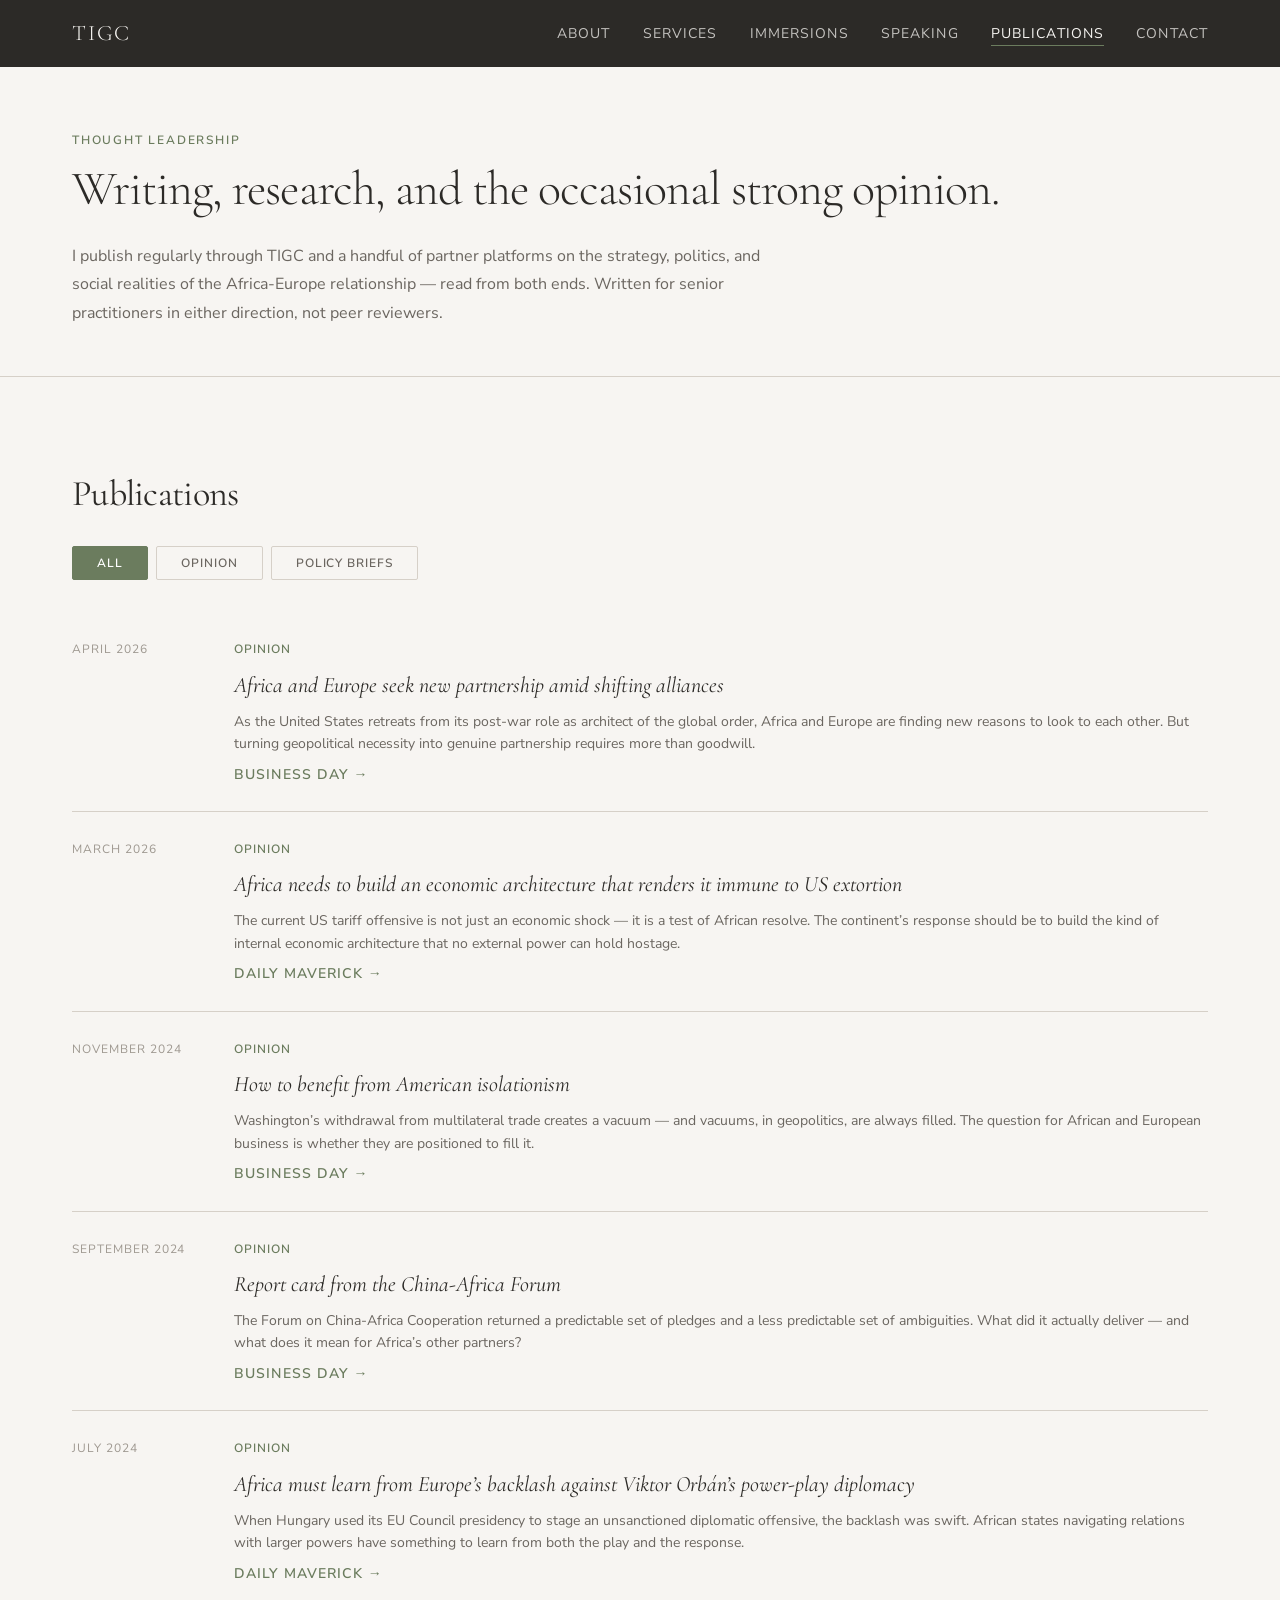
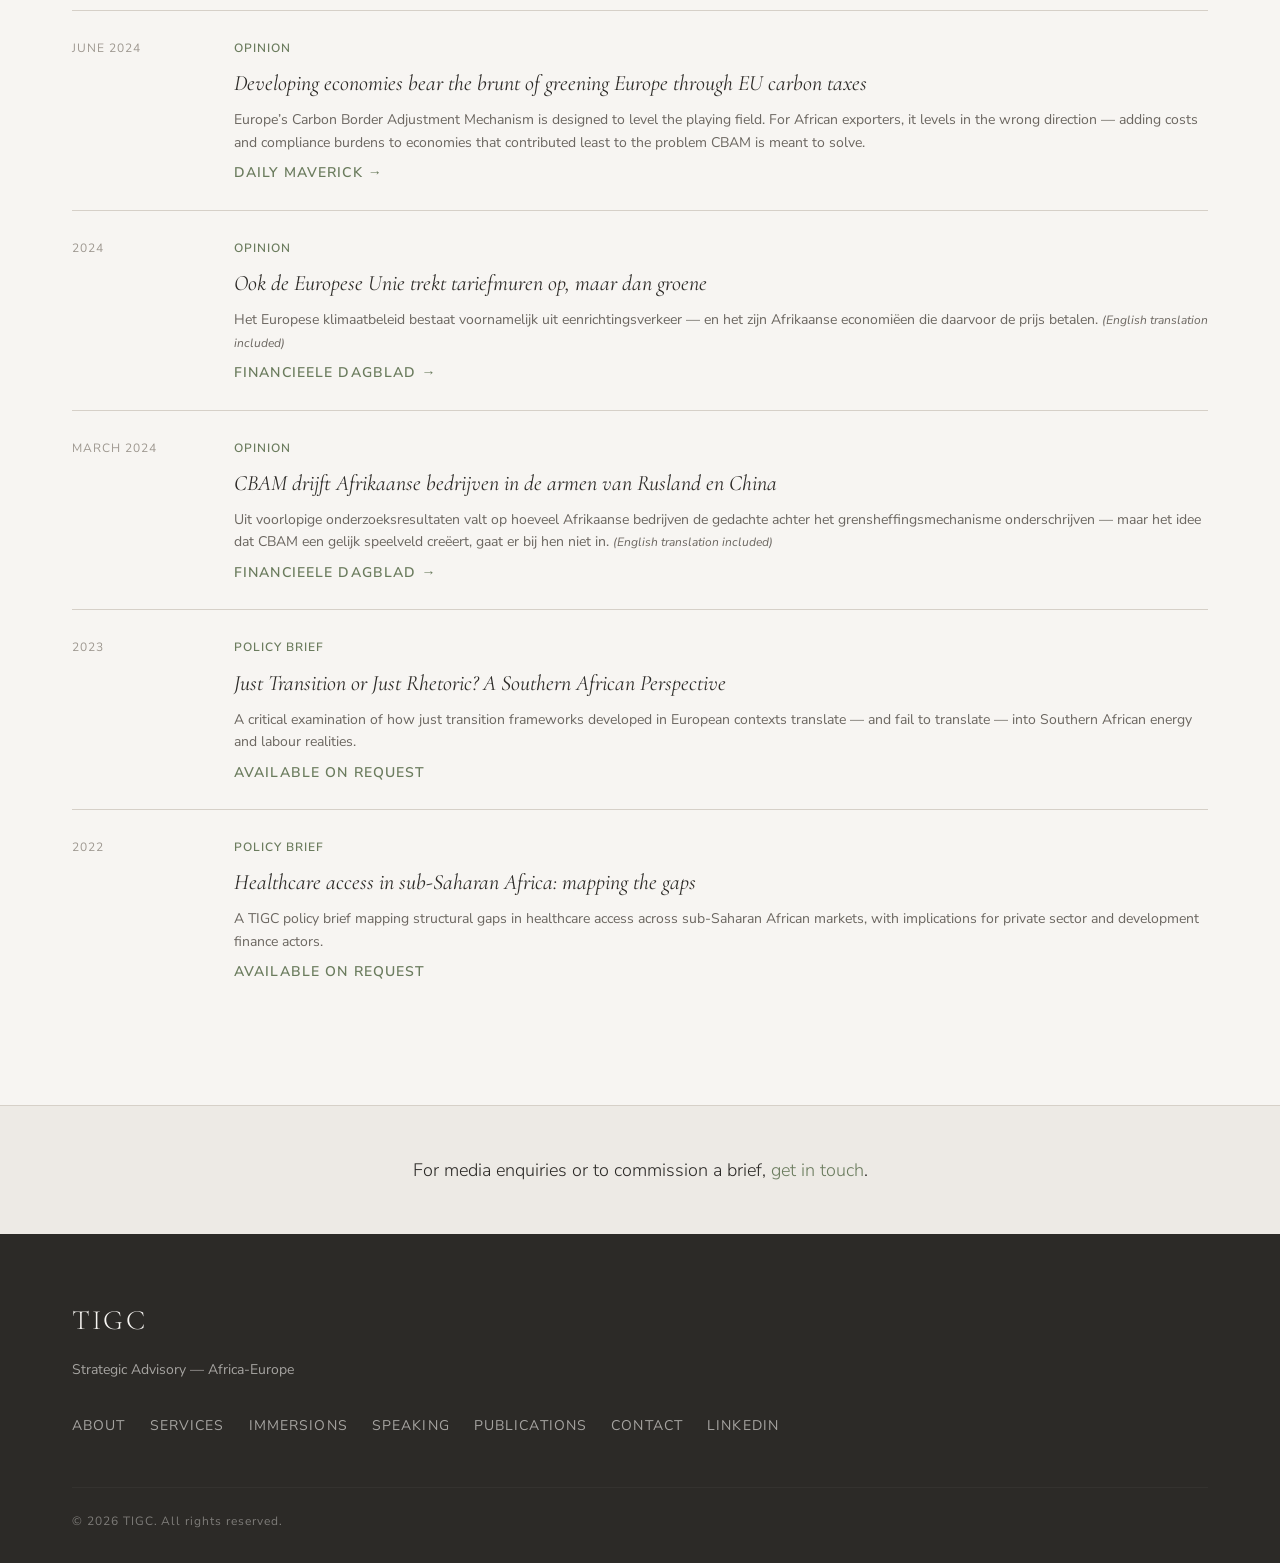
<file: publications.html>
<!DOCTYPE html>
<html lang="en">
<head>
  <meta charset="UTF-8">
  <meta name="viewport" content="width=device-width, initial-scale=1.0">
  <meta name="description" content="Publications and thought leadership from TIGC — research, analysis, and commentary on the Africa-Europe interface.">
  <meta property="og:title" content="Publications | TIGC — Strategic Advisory">
  <meta property="og:description" content="Research, analysis, and commentary on the strategic, social, and policy dimensions of the Africa-Europe interface.">
  <meta property="og:type" content="website">
  <meta property="og:url" content="https://www.tigc.nl/publications.html">
  <meta property="og:image" content="https://www.tigc.nl/images/Kelly%20Alexander%2015.04.2024-10PP.jpg">
  <meta property="og:image:alt" content="Dr. Kelly Alexander, strategic advisor at TIGC">
  <meta name="twitter:card" content="summary_large_image">
  <title>Publications | TIGC — Strategic Advisory</title>
  <link rel="icon" type="image/svg+xml" href="favicon.svg">
  <link rel="icon" type="image/png" sizes="32x32" href="favicon-32.png">
  <link rel="icon" type="image/png" sizes="192x192" href="favicon-192.png">
  <link rel="apple-touch-icon" sizes="180x180" href="apple-touch-icon.png">
  <link rel="shortcut icon" href="favicon.ico">
  <link rel="stylesheet" href="css/styles.css">
  <style>
    .page-header {
      padding: var(--space-16) 0 var(--space-12);
      background-color: var(--color-bg);
      border-bottom: var(--border-thin);
    }

    .publications-intro {
      max-width: var(--max-width-text);
      color: var(--color-text-secondary);
      line-height: var(--leading-relaxed);
      margin-top: var(--space-6);
    }

    /* Filter tabs */
    .filter-bar {
      display: flex;
      gap: var(--space-2);
      flex-wrap: wrap;
      margin-top: var(--space-8);
      margin-bottom: var(--space-8);
    }

    .filter-tab {
      padding: var(--space-2) var(--space-6);
      font-family: var(--font-body);
      font-size: var(--text-xs);
      font-weight: var(--weight-semibold);
      letter-spacing: var(--tracking-wide);
      text-transform: uppercase;
      border: 1px solid var(--color-border);
      border-radius: var(--radius-sm);
      background: none;
      color: var(--color-text-secondary);
      cursor: pointer;
      transition: all var(--transition-fast);
    }

    .filter-tab:hover {
      border-color: var(--color-accent);
      color: var(--color-accent);
    }

    .filter-tab--active {
      background-color: var(--color-accent);
      border-color: var(--color-accent);
      color: var(--color-white);
    }

    /* Publications list overrides */
    .publication-item__title a {
      color: var(--color-text-primary);
      transition: color var(--transition-fast);
    }

    .publication-item__title a:hover {
      color: var(--color-accent);
    }

    .publication-item__tag {
      display: inline-block;
      font-size: var(--text-xs);
      letter-spacing: var(--tracking-wide);
      text-transform: uppercase;
      color: var(--color-accent);
      font-weight: var(--weight-semibold);
      margin-bottom: var(--space-2);
    }

    .publication-item__link {
      font-size: var(--text-sm);
      font-weight: var(--weight-semibold);
      letter-spacing: var(--tracking-wide);
      text-transform: uppercase;
      color: var(--color-accent);
      margin-top: var(--space-2);
      display: inline-block;
    }

    /* CTA strip */
    .pub-cta {
      background-color: var(--color-surface);
      border-top: var(--border-thin);
      padding: var(--space-12) 0;
      text-align: center;
    }

    /* Nav additions */
    .nav__hamburger {
      display: none;
      background: none;
      border: none;
      cursor: pointer;
      padding: var(--space-2);
    }
    .nav__hamburger span {
      display: block;
      width: 22px;
      height: 2px;
      background-color: var(--color-nav-text);
      margin: 4px 0;
    }
    .nav__mobile { display: none; }
    .nav__mobile--open {
      display: flex;
      flex-direction: column;
      gap: var(--space-4);
      padding: var(--space-4) var(--gutter);
      background-color: var(--color-nav-bg);
    }
    .nav__mobile a {
      font-size: var(--text-sm);
      letter-spacing: var(--tracking-wide);
      text-transform: uppercase;
      color: var(--color-nav-text);
      opacity: 0.75;
    }
    .nav__links--active {
      opacity: 1 !important;
      border-bottom: 1px solid var(--color-accent);
      padding-bottom: 2px;
    }

    @media (max-width: 768px) {
      .nav__links { display: none; }
      .nav__hamburger { display: block; }
    }
  </style>
</head>
<body>

  <!-- ── NAVIGATION ─────────────────────────────────────────── -->
  <nav class="nav" role="navigation" aria-label="Main navigation">
    <div class="container">
      <div class="nav__inner">
        <a href="index.html" class="nav__brand">TIGC</a>
        <ul class="nav__links">
          <li><a href="about.html">About</a></li>
          <li><a href="services.html">Services</a></li>
          <li><a href="immersions.html">Immersions</a></li>
          <li><a href="speaking.html">Speaking</a></li>
          <li><a href="publications.html">Publications</a></li>
          <li><a href="contact.html">Contact</a></li>
        </ul>
        <button class="nav__hamburger" aria-label="Toggle mobile menu" aria-expanded="false">
          <span></span><span></span><span></span>
        </button>
      </div>
    </div>
    <div class="nav__mobile">
      <a href="about.html">About</a>
      <a href="services.html">Services</a>
      <a href="immersions.html">Immersions</a>
      <a href="speaking.html">Speaking</a>
      <a href="publications.html">Publications</a>
      <a href="contact.html">Contact</a>
    </div>
  </nav>

  <!-- ── PAGE HEADER ────────────────────────────────────────── -->
  <div class="page-header">
    <div class="container">
      <p class="type-eyebrow" data-animate>Thought Leadership</p>
      <h1 class="type-h1" style="margin-top: var(--space-3);" data-animate>
        Writing, research, and the occasional strong opinion.
      </h1>
      <p class="publications-intro" data-animate>
        I publish regularly through TIGC and a handful of partner platforms on the strategy, politics, and social realities of the Africa-Europe relationship — read from both ends. Written for senior practitioners in either direction, not peer reviewers.
      </p>
    </div>
  </div>

  <!-- ── PUBLICATIONS LIST ──────────────────────────────────── -->
  <section class="section" aria-labelledby="publications-heading">
    <div class="container">

      <h2 class="visually-hidden" id="publications-heading">Publications</h2>

      <!-- Filter tabs -->
      <div class="filter-bar" role="tablist" aria-label="Filter publications by type">
        <button class="filter-tab filter-tab--active" data-filter="all" role="tab" aria-selected="true">All</button>
        <button class="filter-tab" data-filter="opinion" role="tab" aria-selected="false">Opinion</button>
        <button class="filter-tab" data-filter="policy-brief" role="tab" aria-selected="false">Policy Briefs</button>
      </div>

      <!-- Publication items -->

      <div class="publication-item" data-type="opinion" data-animate>
        <div class="publication-item__meta">April 2026</div>
        <div>
          <span class="publication-item__tag">Opinion</span>
          <div class="publication-item__title">
            <a href="https://www.businessday.co.za/opinion/2026-04-12-kelly-alexander-africa-and-europe-seek-new-partnership-amid-shifting-alliances/" target="_blank" rel="noopener"><em>Africa and Europe seek new partnership amid shifting alliances</em></a>
          </div>
          <p class="publication-item__description">As the United States retreats from its post-war role as architect of the global order, Africa and Europe are finding new reasons to look to each other. But turning geopolitical necessity into genuine partnership requires more than goodwill.</p>
          <a href="https://www.businessday.co.za/opinion/2026-04-12-kelly-alexander-africa-and-europe-seek-new-partnership-amid-shifting-alliances/" class="publication-item__link" target="_blank" rel="noopener">Business Day &rarr;</a>
        </div>
      </div>

      <div class="publication-item" data-type="opinion" data-animate>
        <div class="publication-item__meta">March 2026</div>
        <div>
          <span class="publication-item__tag">Opinion</span>
          <div class="publication-item__title">
            <a href="https://www.dailymaverick.co.za/opinionista/2026-03-25-africa-needs-to-build-an-economic-architecture-that-renders-it-immune-to-us-extortion-/" target="_blank" rel="noopener"><em>Africa needs to build an economic architecture that renders it immune to US extortion</em></a>
          </div>
          <p class="publication-item__description">The current US tariff offensive is not just an economic shock &mdash; it is a test of African resolve. The continent&rsquo;s response should be to build the kind of internal economic architecture that no external power can hold hostage.</p>
          <a href="https://www.dailymaverick.co.za/opinionista/2026-03-25-africa-needs-to-build-an-economic-architecture-that-renders-it-immune-to-us-extortion-/" class="publication-item__link" target="_blank" rel="noopener">Daily Maverick &rarr;</a>
        </div>
      </div>

      <div class="publication-item" data-type="opinion" data-animate>
        <div class="publication-item__meta">November 2024</div>
        <div>
          <span class="publication-item__tag">Opinion</span>
          <div class="publication-item__title">
            <a href="https://www.businessday.co.za/bd/opinion/2024-11-27-kelly-alexander-how-to-benefit-from-american-isolationism/" target="_blank" rel="noopener"><em>How to benefit from American isolationism</em></a>
          </div>
          <p class="publication-item__description">Washington&rsquo;s withdrawal from multilateral trade creates a vacuum &mdash; and vacuums, in geopolitics, are always filled. The question for African and European business is whether they are positioned to fill it.</p>
          <a href="https://www.businessday.co.za/bd/opinion/2024-11-27-kelly-alexander-how-to-benefit-from-american-isolationism/" class="publication-item__link" target="_blank" rel="noopener">Business Day &rarr;</a>
        </div>
      </div>

      <div class="publication-item" data-type="opinion" data-animate>
        <div class="publication-item__meta">September 2024</div>
        <div>
          <span class="publication-item__tag">Opinion</span>
          <div class="publication-item__title">
            <a href="https://www.businessday.co.za/bd/opinion/2024-09-11-kelly-alexander-report-card-from-the-china-africa-forum/" target="_blank" rel="noopener"><em>Report card from the China-Africa Forum</em></a>
          </div>
          <p class="publication-item__description">The Forum on China-Africa Cooperation returned a predictable set of pledges and a less predictable set of ambiguities. What did it actually deliver &mdash; and what does it mean for Africa&rsquo;s other partners?</p>
          <a href="https://www.businessday.co.za/bd/opinion/2024-09-11-kelly-alexander-report-card-from-the-china-africa-forum/" class="publication-item__link" target="_blank" rel="noopener">Business Day &rarr;</a>
        </div>
      </div>

      <div class="publication-item" data-type="opinion" data-animate>
        <div class="publication-item__meta">July 2024</div>
        <div>
          <span class="publication-item__tag">Opinion</span>
          <div class="publication-item__title">
            <a href="https://www.dailymaverick.co.za/article/2024-07-24-africa-must-learn-from-europes-backlash-against-victor-orbans-power-play-diplomacy/" target="_blank" rel="noopener"><em>Africa must learn from Europe&rsquo;s backlash against Viktor Orb&aacute;n&rsquo;s power-play diplomacy</em></a>
          </div>
          <p class="publication-item__description">When Hungary used its EU Council presidency to stage an unsanctioned diplomatic offensive, the backlash was swift. African states navigating relations with larger powers have something to learn from both the play and the response.</p>
          <a href="https://www.dailymaverick.co.za/article/2024-07-24-africa-must-learn-from-europes-backlash-against-victor-orbans-power-play-diplomacy/" class="publication-item__link" target="_blank" rel="noopener">Daily Maverick &rarr;</a>
        </div>
      </div>

      <div class="publication-item" data-type="opinion" data-animate>
        <div class="publication-item__meta">June 2024</div>
        <div>
          <span class="publication-item__tag">Opinion</span>
          <div class="publication-item__title">
            <a href="https://www.dailymaverick.co.za/article/2024-06-02-developing-economies-bear-the-brunt-of-greening-europe-through-eu-carbon-taxes/" target="_blank" rel="noopener"><em>Developing economies bear the brunt of greening Europe through EU carbon taxes</em></a>
          </div>
          <p class="publication-item__description">Europe&rsquo;s Carbon Border Adjustment Mechanism is designed to level the playing field. For African exporters, it levels in the wrong direction &mdash; adding costs and compliance burdens to economies that contributed least to the problem CBAM is meant to solve.</p>
          <a href="https://www.dailymaverick.co.za/article/2024-06-02-developing-economies-bear-the-brunt-of-greening-europe-through-eu-carbon-taxes/" class="publication-item__link" target="_blank" rel="noopener">Daily Maverick &rarr;</a>
        </div>
      </div>

      <div class="publication-item" data-type="opinion" data-animate>
        <div class="publication-item__meta">2024</div>
        <div>
          <span class="publication-item__tag">Opinion</span>
          <div class="publication-item__title">
            <a href="commentary/fd-groene-tariefmuren.html"><em>Ook de Europese Unie trekt tariefmuren op, maar dan groene</em></a>
          </div>
          <p class="publication-item__description">Het Europese klimaatbeleid bestaat voornamelijk uit eenrichtingsverkeer &mdash; en het zijn Afrikaanse economi&euml;en die daarvoor de prijs betalen. <em style="font-size:var(--text-xs);color:var(--color-text-secondary)">(English translation included)</em></p>
          <a href="commentary/fd-groene-tariefmuren.html" class="publication-item__link">Financieele Dagblad &rarr;</a>
        </div>
      </div>

      <div class="publication-item" data-type="opinion" data-animate>
        <div class="publication-item__meta">March 2024</div>
        <div>
          <span class="publication-item__tag">Opinion</span>
          <div class="publication-item__title">
            <a href="commentary/fd-cbam-afrikaanse-bedrijven.html"><em>CBAM drijft Afrikaanse bedrijven in de armen van Rusland en China</em></a>
          </div>
          <p class="publication-item__description">Uit voorlopige onderzoeksresultaten valt op hoeveel Afrikaanse bedrijven de gedachte achter het grensheffingsmechanisme onderschrijven &mdash; maar het idee dat CBAM een gelijk speelveld cre&euml;ert, gaat er bij hen niet in. <em style="font-size:var(--text-xs);color:var(--color-text-secondary)">(English translation included)</em></p>
          <a href="commentary/fd-cbam-afrikaanse-bedrijven.html" class="publication-item__link">Financieele Dagblad &rarr;</a>
        </div>
      </div>

      <div class="publication-item" data-type="policy-brief" data-animate>
        <div class="publication-item__meta">2023</div>
        <div>
          <span class="publication-item__tag">Policy Brief</span>
          <div class="publication-item__title">
            <em>Just Transition or Just Rhetoric? A Southern African Perspective</em>
          </div>
          <p class="publication-item__description">A critical examination of how just transition frameworks developed in European contexts translate — and fail to translate — into Southern African energy and labour realities.</p>
          <span class="publication-item__link">Available on request</span>
        </div>
      </div>

      <div class="publication-item" data-type="policy-brief" data-animate>
        <div class="publication-item__meta">2022</div>
        <div>
          <span class="publication-item__tag">Policy Brief</span>
          <div class="publication-item__title">
            <em>Healthcare access in sub-Saharan Africa: mapping the gaps</em>
          </div>
          <p class="publication-item__description">A TIGC policy brief mapping structural gaps in healthcare access across sub-Saharan African markets, with implications for private sector and development finance actors.</p>
          <span class="publication-item__link">Available on request</span>
        </div>
      </div>

    </div>
  </section>

  <!-- ── CTA ────────────────────────────────────────────────── -->
  <div class="pub-cta">
    <div class="container">
      <p class="type-body-lg" data-animate>
        For media enquiries or to commission a brief,
        <a href="contact.html">get in touch</a>.
      </p>
    </div>
  </div>

  <!-- ── FOOTER ─────────────────────────────────────────────── -->
  <footer class="footer" role="contentinfo">
    <div class="container">
      <div class="footer__brand">TIGC</div>
      <p class="footer__tagline">Strategic Advisory — Africa-Europe</p>
      <ul class="footer__links">
        <li><a href="about.html">About</a></li>
        <li><a href="services.html">Services</a></li>
        <li><a href="immersions.html">Immersions</a></li>
        <li><a href="speaking.html">Speaking</a></li>
        <li><a href="publications.html">Publications</a></li>
        <li><a href="contact.html">Contact</a></li>
        <!-- REPLACE: update href with real LinkedIn profile URL -->
        <li><a href="https://www.linkedin.com/in/kelalex/" aria-label="LinkedIn profile" target="_blank" rel="noopener">LinkedIn</a></li>
      </ul>
      <div class="footer__bottom">
        &copy; 2026 TIGC. All rights reserved.
      </div>
    </div>
  </footer>

  <script src="js/main.js"></script>
</body>
</html>
</file>
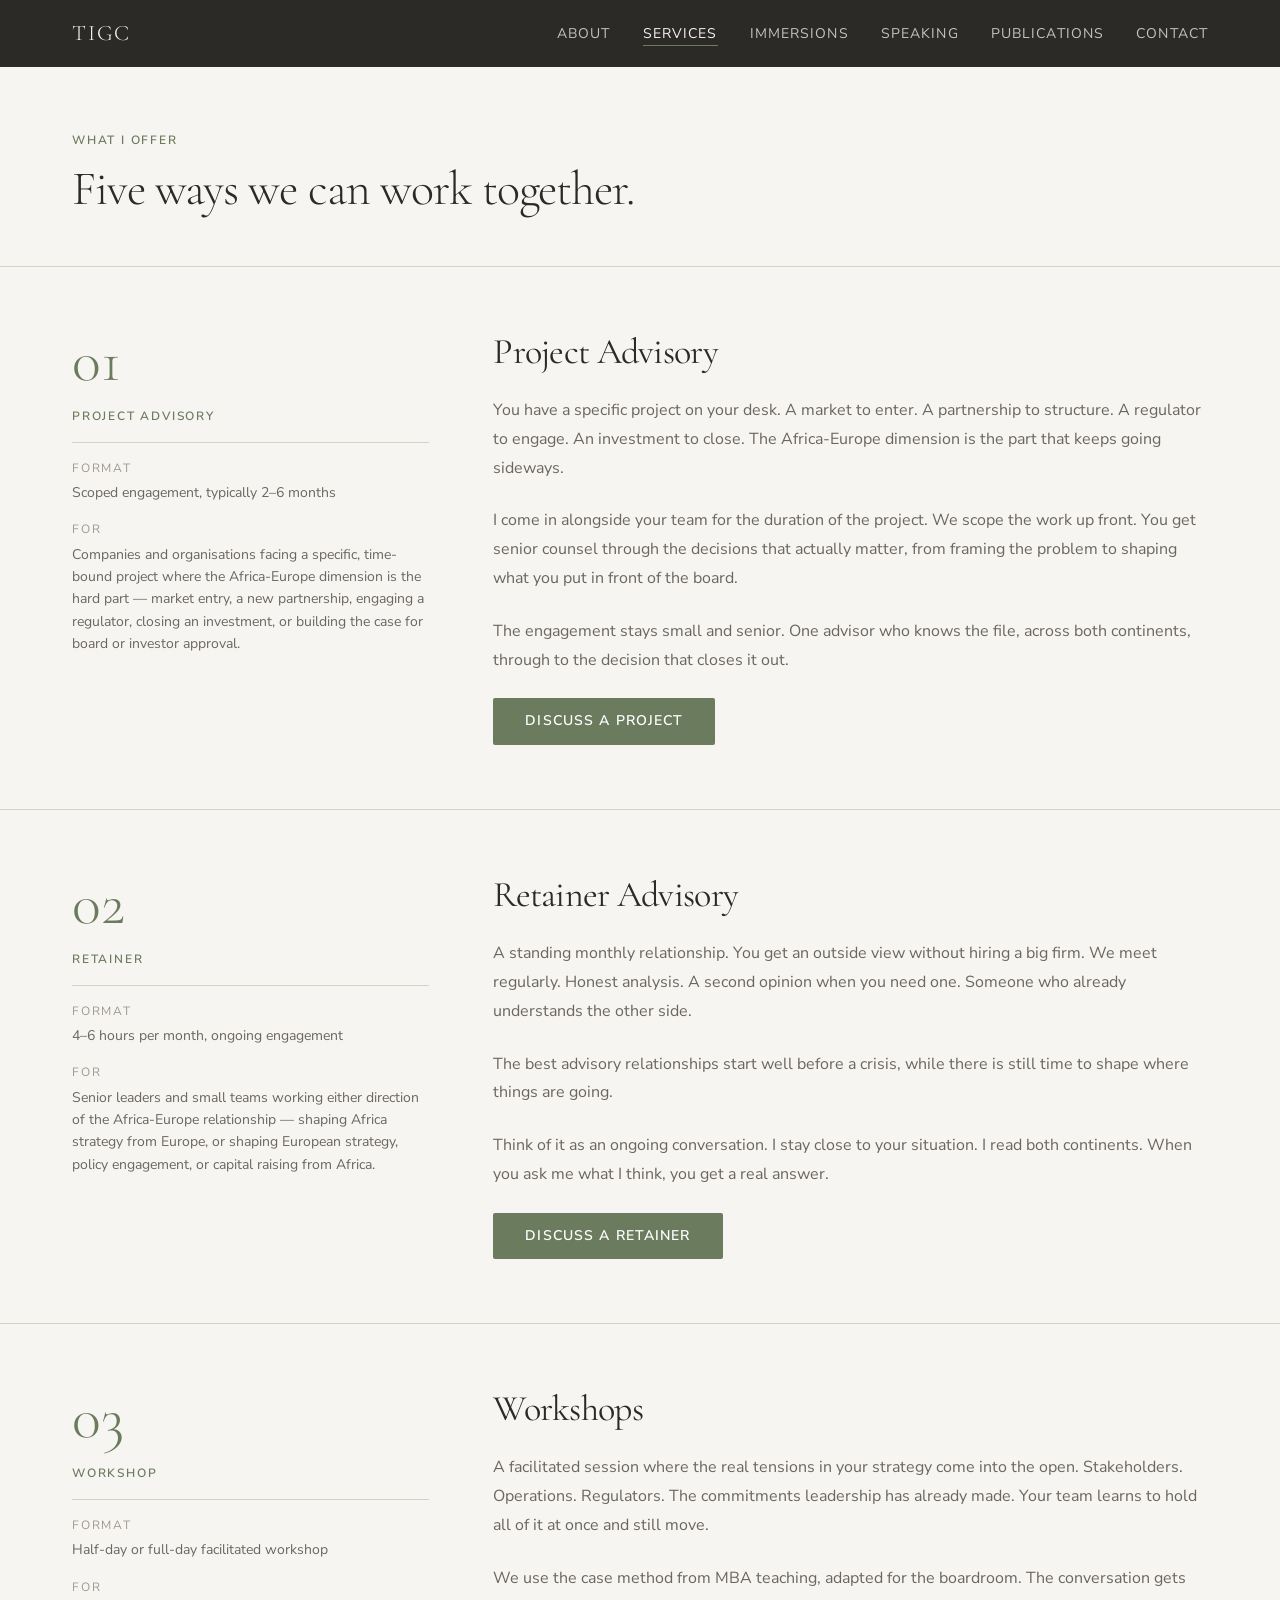
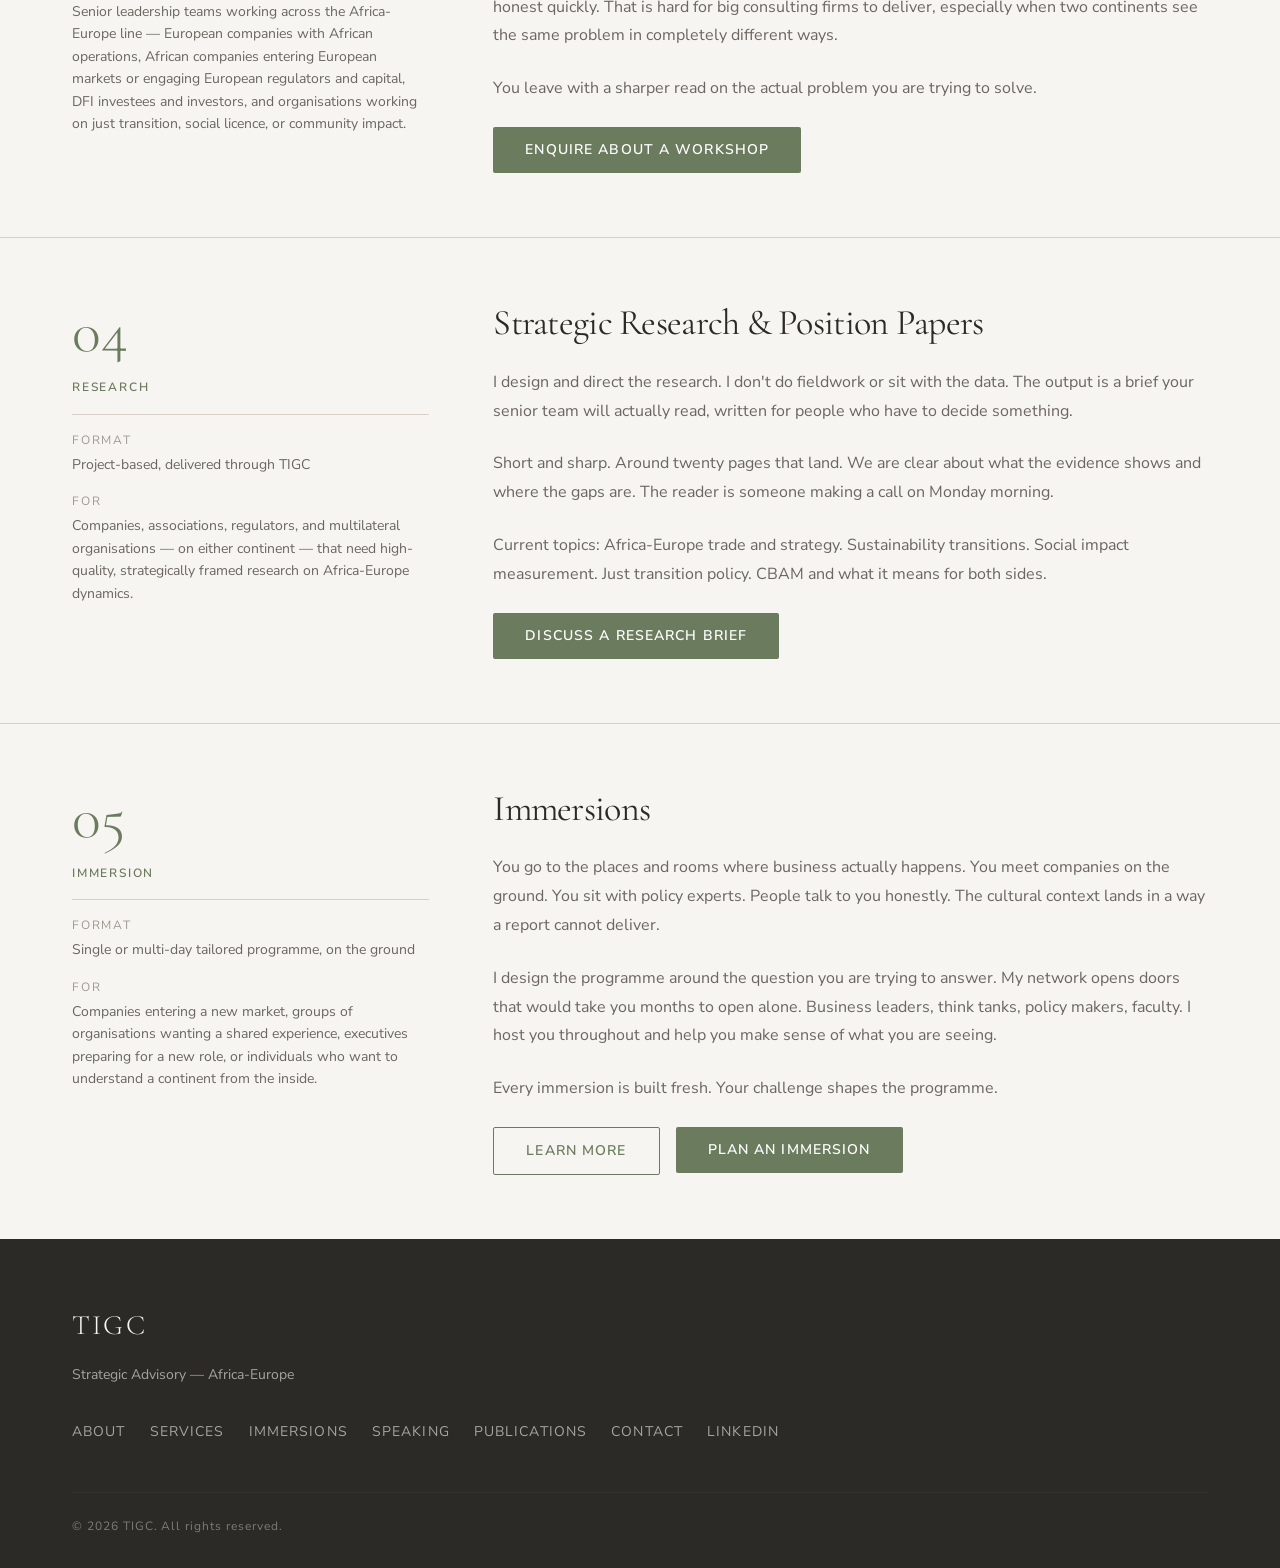
<file: services.html>
<!DOCTYPE html>
<html lang="en">
<head>
  <meta charset="UTF-8">
  <meta name="viewport" content="width=device-width, initial-scale=1.0">
  <meta name="description" content="Services offered by TIGC — Project Advisory, Workshops, Retainer Advisory, Strategic Research and Position Papers, and tailored Immersion programmes.">
  <meta property="og:title" content="Services | TIGC — Strategic Advisory">
  <meta property="og:description" content="Five ways to work together: project advisory, workshops, retainer advisory, strategic research, and tailored immersion programmes.">
  <meta property="og:type" content="website">
  <meta property="og:url" content="https://www.tigc.nl/services.html">
  <meta property="og:image" content="https://www.tigc.nl/images/Kelly%20Alexander%2015.04.2024-10PP.jpg">
  <meta property="og:image:alt" content="Dr. Kelly Alexander, strategic advisor at TIGC">
  <meta name="twitter:card" content="summary_large_image">
  <title>Services | TIGC — Strategic Advisory</title>
  <link rel="icon" type="image/svg+xml" href="favicon.svg">
  <link rel="icon" type="image/png" sizes="32x32" href="favicon-32.png">
  <link rel="icon" type="image/png" sizes="192x192" href="favicon-192.png">
  <link rel="apple-touch-icon" sizes="180x180" href="apple-touch-icon.png">
  <link rel="shortcut icon" href="favicon.ico">
  <link rel="stylesheet" href="css/styles.css">
  <style>
    .page-header {
      padding: var(--space-16) 0 var(--space-12);
      background-color: var(--color-bg);
      border-bottom: var(--border-thin);
    }

    /* Service blocks */
    .service-block {
      padding: var(--space-16) 0;
      border-bottom: var(--border-thin);
    }
    .service-block:last-of-type {
      border-bottom: none;
    }

    .service-block__grid {
      display: grid;
      grid-template-columns: 1fr 2fr;
      gap: var(--space-16);
      align-items: start;
    }

    .service-block__meta {
      position: sticky;
      top: calc(60px + var(--space-8));
    }

    .service-block__number {
      font-family: var(--font-heading);
      font-size: var(--text-4xl);
      font-weight: var(--weight-light);
      color: var(--color-accent);
      line-height: 1;
      margin-bottom: var(--space-4);
    }

    .service-block__format {
      margin-top: var(--space-4);
      padding-top: var(--space-4);
      border-top: var(--border-thin);
    }

    .service-block__format dt {
      font-size: var(--text-xs);
      letter-spacing: var(--tracking-widest);
      text-transform: uppercase;
      color: var(--color-text-light);
      margin-bottom: var(--space-1);
    }

    .service-block__format dd {
      font-size: var(--text-sm);
      color: var(--color-text-secondary);
      margin-bottom: var(--space-4);
    }

    .service-block__body p {
      color: var(--color-text-secondary);
      line-height: var(--leading-relaxed);
      margin-bottom: var(--space-6);
    }

    .service-block__pricing {
      background-color: var(--color-surface);
      border: var(--border-thin);
      border-radius: var(--radius-md);
      padding: var(--space-6);
      margin: var(--space-8) 0;
    }

    .service-block__pricing p {
      margin: 0;
      font-size: var(--text-sm);
      color: var(--color-text-secondary);
    }

    .service-block__pricing strong {
      color: var(--color-text-primary);
    }

    /* Rates table */
    .rates-section {
      background-color: var(--color-surface);
      padding: var(--space-16) 0;
    }

    .rates-table {
      width: 100%;
      border-collapse: collapse;
      margin-top: var(--space-8);
    }

    .rates-table th {
      text-align: left;
      font-size: var(--text-xs);
      letter-spacing: var(--tracking-widest);
      text-transform: uppercase;
      color: var(--color-text-light);
      padding: var(--space-3) var(--space-4);
      border-bottom: 2px solid var(--color-border);
    }

    .rates-table td {
      padding: var(--space-4);
      border-bottom: var(--border-thin);
      font-size: var(--text-sm);
      color: var(--color-text-secondary);
    }

    .rates-table td:last-child {
      font-weight: var(--weight-semibold);
      color: var(--color-text-primary);
    }

    .rates-table tr:last-child td {
      border-bottom: none;
    }

    .rates-note {
      margin-top: var(--space-6);
      font-size: var(--text-sm);
      color: var(--color-text-secondary);
      font-style: italic;
    }

    /* Nav additions */
    .nav__hamburger {
      display: none;
      background: none;
      border: none;
      cursor: pointer;
      padding: var(--space-2);
    }
    .nav__hamburger span {
      display: block;
      width: 22px;
      height: 2px;
      background-color: var(--color-nav-text);
      margin: 4px 0;
    }
    .nav__mobile { display: none; }
    .nav__mobile--open {
      display: flex;
      flex-direction: column;
      gap: var(--space-4);
      padding: var(--space-4) var(--gutter);
      background-color: var(--color-nav-bg);
    }
    .nav__mobile a {
      font-size: var(--text-sm);
      letter-spacing: var(--tracking-wide);
      text-transform: uppercase;
      color: var(--color-nav-text);
      opacity: 0.75;
    }
    .nav__links--active {
      opacity: 1 !important;
      border-bottom: 1px solid var(--color-accent);
      padding-bottom: 2px;
    }

    @media (max-width: 768px) {
      .nav__links { display: none; }
      .nav__hamburger { display: block; }
      .service-block__grid { grid-template-columns: 1fr; gap: var(--space-8); }
      .service-block__meta { position: static; }
      .service-block__number { font-size: var(--text-3xl); }
    }
  </style>
</head>
<body>

  <!-- ── NAVIGATION ─────────────────────────────────────────── -->
  <nav class="nav" role="navigation" aria-label="Main navigation">
    <div class="container">
      <div class="nav__inner">
        <a href="index.html" class="nav__brand">TIGC</a>
        <ul class="nav__links">
          <li><a href="about.html">About</a></li>
          <li><a href="services.html">Services</a></li>
          <li><a href="immersions.html">Immersions</a></li>
          <li><a href="speaking.html">Speaking</a></li>
          <li><a href="publications.html">Publications</a></li>
          <li><a href="contact.html">Contact</a></li>
        </ul>
        <button class="nav__hamburger" aria-label="Toggle mobile menu" aria-expanded="false">
          <span></span><span></span><span></span>
        </button>
      </div>
    </div>
    <div class="nav__mobile">
      <a href="about.html">About</a>
      <a href="services.html">Services</a>
      <a href="immersions.html">Immersions</a>
      <a href="speaking.html">Speaking</a>
      <a href="publications.html">Publications</a>
      <a href="contact.html">Contact</a>
    </div>
  </nav>

  <!-- ── PAGE HEADER ────────────────────────────────────────── -->
  <div class="page-header">
    <div class="container">
      <p class="type-eyebrow" data-animate>What I offer</p>
      <h1 class="type-h1" style="margin-top: var(--space-3);" data-animate>
        Five ways we can work together.
      </h1>
    </div>
  </div>

  <!-- ── SERVICE 1: PROJECT ADVISORY ────────────────────────── -->
  <div class="service-block" id="project-advisory">
    <div class="container">
      <div class="service-block__grid">

        <div class="service-block__meta" data-animate>
          <div class="service-block__number">01</div>
          <p class="type-eyebrow">Project Advisory</p>
          <dl class="service-block__format">
            <dt>Format</dt>
            <dd>Scoped engagement, typically 2&ndash;6 months</dd>
            <dt>For</dt>
            <dd>Companies and organisations facing a specific, time-bound project where the Africa-Europe dimension is the hard part &mdash; market entry, a new partnership, engaging a regulator, closing an investment, or building the case for board or investor approval.</dd>
          </dl>
        </div>

        <div class="service-block__body" data-animate>
          <h2 class="type-h2" style="margin-bottom: var(--space-6);">
            Project Advisory
          </h2>
          <p>You have a specific project on your desk. A market to enter. A partnership to structure. A regulator to engage. An investment to close. The Africa-Europe dimension is the part that keeps going sideways.</p>
          <p>I come in alongside your team for the duration of the project. We scope the work up front. You get senior counsel through the decisions that actually matter, from framing the problem to shaping what you put in front of the board.</p>
          <p>The engagement stays small and senior. One advisor who knows the file, across both continents, through to the decision that closes it out.</p>

          <a href="contact.html?interest=project-advisory" class="btn btn--primary">Discuss a project</a>
        </div>

      </div>
    </div>
  </div>

  <!-- ── SERVICE 2: RETAINER ────────────────────────────────── -->
  <div class="service-block" id="retainer">
    <div class="container">
      <div class="service-block__grid">

        <div class="service-block__meta" data-animate>
          <div class="service-block__number">02</div>
          <p class="type-eyebrow">Retainer</p>
          <dl class="service-block__format">
            <dt>Format</dt>
            <dd>4&ndash;6 hours per month, ongoing engagement</dd>
            <dt>For</dt>
            <dd>Senior leaders and small teams working either direction of the Africa-Europe relationship — shaping Africa strategy from Europe, or shaping European strategy, policy engagement, or capital raising from Africa.</dd>
          </dl>
        </div>

        <div class="service-block__body" data-animate>
          <h2 class="type-h2" style="margin-bottom: var(--space-6);">
            Retainer Advisory
          </h2>
          <p>A standing monthly relationship. You get an outside view without hiring a big firm. We meet regularly. Honest analysis. A second opinion when you need one. Someone who already understands the other side.</p>
          <p>The best advisory relationships start well before a crisis, while there is still time to shape where things are going.</p>
          <p>Think of it as an ongoing conversation. I stay close to your situation. I read both continents. When you ask me what I think, you get a real answer.</p>

          <a href="contact.html?interest=retainer" class="btn btn--primary">Discuss a retainer</a>
        </div>

      </div>
    </div>
  </div>

  <!-- ── SERVICE 3: WORKSHOPS ───────────────────────────────── -->
  <div class="service-block" id="workshops">
    <div class="container">
      <div class="service-block__grid">

        <div class="service-block__meta" data-animate>
          <div class="service-block__number">03</div>
          <p class="type-eyebrow">Workshop</p>
          <dl class="service-block__format">
            <dt>Format</dt>
            <dd>Half-day or full-day facilitated workshop</dd>
            <dt>For</dt>
            <dd>Senior leadership teams working across the Africa-Europe line — European companies with African operations, African companies entering European markets or engaging European regulators and capital, DFI investees and investors, and organisations working on just transition, social licence, or community impact.</dd>
          </dl>
        </div>

        <div class="service-block__body" data-animate>
          <h2 class="type-h2" style="margin-bottom: var(--space-6);">
            Workshops
          </h2>
          <p>A facilitated session where the real tensions in your strategy come into the open. Stakeholders. Operations. Regulators. The commitments leadership has already made. Your team learns to hold all of it at once and still move.</p>
          <p>We use the case method from MBA teaching, adapted for the boardroom. The conversation gets honest quickly. That is hard for big consulting firms to deliver, especially when two continents see the same problem in completely different ways.</p>
          <p>You leave with a sharper read on the actual problem you are trying to solve.</p>

          <a href="contact.html?interest=workshop" class="btn btn--primary">Enquire about a workshop</a>
        </div>

      </div>
    </div>
  </div>

  <!-- ── SERVICE 4: RESEARCH ────────────────────────────────── -->
  <div class="service-block" id="research">
    <div class="container">
      <div class="service-block__grid">

        <div class="service-block__meta" data-animate>
          <div class="service-block__number">04</div>
          <p class="type-eyebrow">Research</p>
          <dl class="service-block__format">
            <dt>Format</dt>
            <dd>Project-based, delivered through TIGC</dd>
            <dt>For</dt>
            <dd>Companies, associations, regulators, and multilateral organisations — on either continent — that need high-quality, strategically framed research on Africa-Europe dynamics.</dd>
          </dl>
        </div>

        <div class="service-block__body" data-animate>
          <h2 class="type-h2" style="margin-bottom: var(--space-6);">
            Strategic Research &amp; Position Papers
          </h2>
          <p>I design and direct the research. I don't do fieldwork or sit with the data. The output is a brief your senior team will actually read, written for people who have to decide something.</p>
          <p>Short and sharp. Around twenty pages that land. We are clear about what the evidence shows and where the gaps are. The reader is someone making a call on Monday morning.</p>
          <p>Current topics: Africa-Europe trade and strategy. Sustainability transitions. Social impact measurement. Just transition policy. CBAM and what it means for both sides.</p>

          <a href="contact.html?interest=research" class="btn btn--primary">Discuss a research brief</a>
        </div>

      </div>
    </div>
  </div>

  <!-- ── SERVICE 5: IMMERSIONS ──────────────────────────────── -->
  <div class="service-block" id="immersions">
    <div class="container">
      <div class="service-block__grid">

        <div class="service-block__meta" data-animate>
          <div class="service-block__number">05</div>
          <p class="type-eyebrow">Immersion</p>
          <dl class="service-block__format">
            <dt>Format</dt>
            <dd>Single or multi-day tailored programme, on the ground</dd>
            <dt>For</dt>
            <dd>Companies entering a new market, groups of organisations wanting a shared experience, executives preparing for a new role, or individuals who want to understand a continent from the inside.</dd>
          </dl>
        </div>

        <div class="service-block__body" data-animate>
          <h2 class="type-h2" style="margin-bottom: var(--space-6);">
            Immersions
          </h2>
          <p>You go to the places and rooms where business actually happens. You meet companies on the ground. You sit with policy experts. People talk to you honestly. The cultural context lands in a way a report cannot deliver.</p>
          <p>I design the programme around the question you are trying to answer. My network opens doors that would take you months to open alone. Business leaders, think tanks, policy makers, faculty. I host you throughout and help you make sense of what you are seeing.</p>
          <p>Every immersion is built fresh. Your challenge shapes the programme.</p>

          <a href="immersions.html" class="btn btn--outline" style="margin-right: var(--space-3);">Learn more</a>
          <a href="contact.html?interest=immersion" class="btn btn--primary">Plan an immersion</a>
        </div>

      </div>
    </div>
  </div>


  <!-- ── FOOTER ─────────────────────────────────────────────── -->
  <footer class="footer" role="contentinfo">
    <div class="container">
      <div class="footer__brand">TIGC</div>
      <p class="footer__tagline">Strategic Advisory — Africa-Europe</p>
      <ul class="footer__links">
        <li><a href="about.html">About</a></li>
        <li><a href="services.html">Services</a></li>
        <li><a href="immersions.html">Immersions</a></li>
        <li><a href="speaking.html">Speaking</a></li>
        <li><a href="publications.html">Publications</a></li>
        <li><a href="contact.html">Contact</a></li>
        <!-- REPLACE: update href with real LinkedIn profile URL -->
        <li><a href="https://www.linkedin.com/in/kelalex/" aria-label="LinkedIn profile" target="_blank" rel="noopener">LinkedIn</a></li>
      </ul>
      <div class="footer__bottom">
        &copy; 2026 TIGC. All rights reserved.
      </div>
    </div>
  </footer>

  <script src="js/main.js"></script>
</body>
</html>
</file>
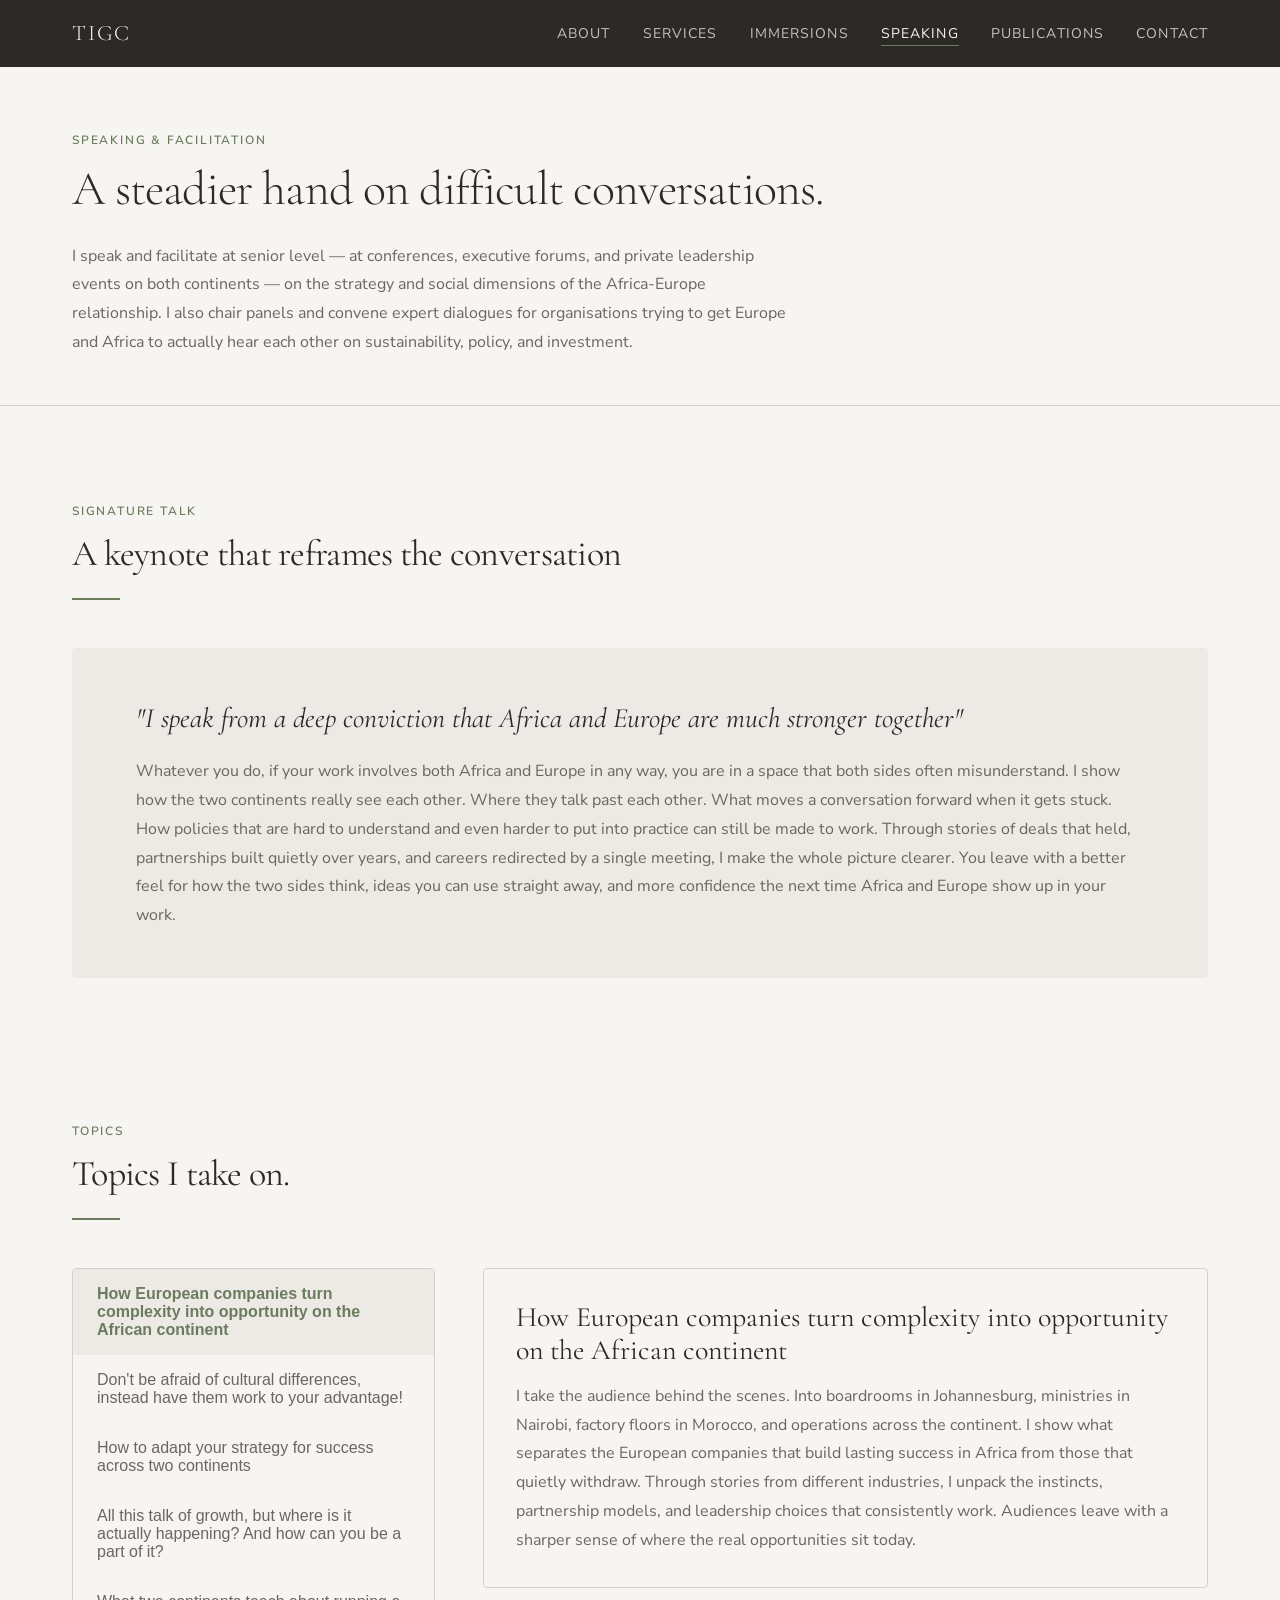
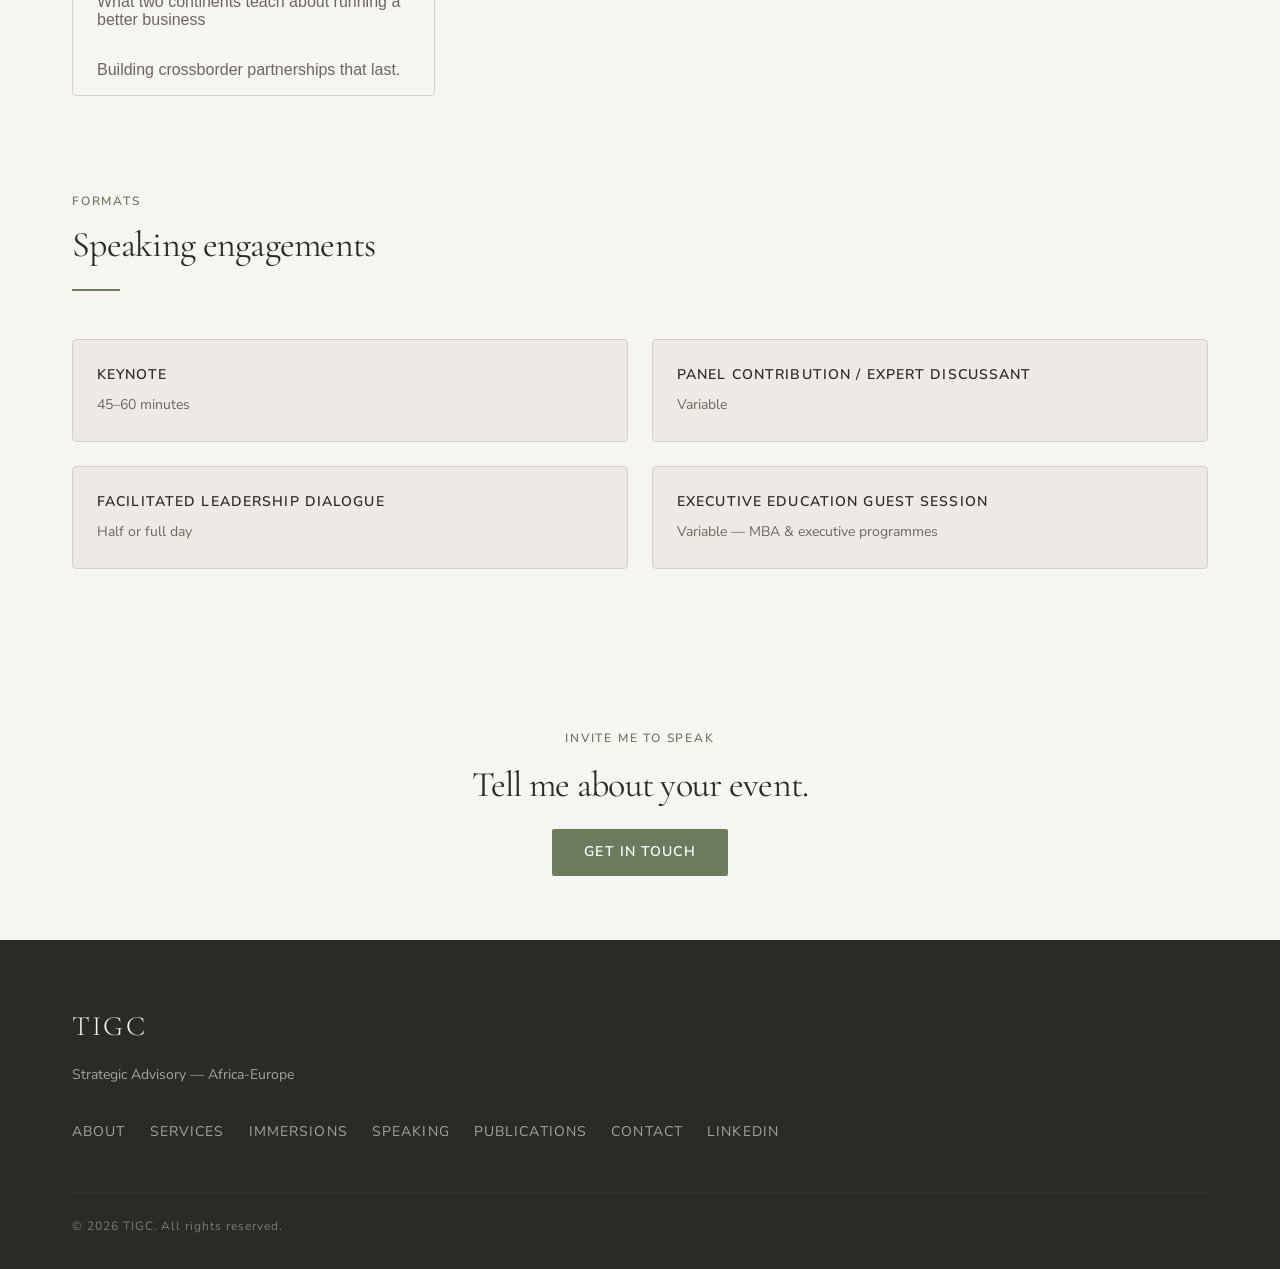
<file: speaking.html>
<!DOCTYPE html>
<html lang="en">
<head>
  <meta charset="UTF-8">
  <meta name="viewport" content="width=device-width, initial-scale=1.0">
  <meta name="description" content="Speaking and facilitation by TIGC — keynotes, panel contributions, and leadership dialogues on the Africa-Europe interface and sustainability strategy.">
  <meta property="og:title" content="Speaking | TIGC — Strategic Advisory">
  <meta property="og:description" content="Bringing clarity to complex conversations — keynotes, expert panels, and facilitated leadership dialogues.">
  <meta property="og:type" content="website">
  <meta property="og:url" content="https://www.tigc.nl/speaking.html">
  <meta property="og:image" content="https://www.tigc.nl/images/Kelly%20Alexander%2015.04.2024-10PP.jpg">
  <meta property="og:image:alt" content="Dr. Kelly Alexander, strategic advisor at TIGC">
  <meta name="twitter:card" content="summary_large_image">
  <title>Speaking | TIGC — Strategic Advisory</title>
  <link rel="icon" type="image/svg+xml" href="favicon.svg">
  <link rel="icon" type="image/png" sizes="32x32" href="favicon-32.png">
  <link rel="icon" type="image/png" sizes="192x192" href="favicon-192.png">
  <link rel="apple-touch-icon" sizes="180x180" href="apple-touch-icon.png">
  <link rel="shortcut icon" href="favicon.ico">
  <link rel="stylesheet" href="css/styles.css">
  <style>
    .page-header {
      padding: var(--space-16) 0 var(--space-12);
      background-color: var(--color-bg);
      border-bottom: var(--border-thin);
    }

    .speaking-intro {
      max-width: var(--max-width-text);
      color: var(--color-text-secondary);
      line-height: var(--leading-relaxed);
      margin-top: var(--space-6);
    }

    /* Signature talk */
    .signature-talk {
      background-color: var(--color-surface);
      padding: var(--space-12) var(--space-16);
      border-radius: var(--radius-md);
      margin: var(--space-12) 0;
    }

    .signature-talk__title {
      font-family: var(--font-heading);
      font-size: var(--text-xl);
      font-weight: var(--weight-regular);
      font-style: italic;
      margin-bottom: var(--space-4);
    }

    .signature-talk__body {
      font-size: var(--text-base);
      color: var(--color-text-secondary);
      line-height: var(--leading-relaxed);
    }

    /* Topics menu and cards */
    .topics-container {
      display: grid;
      grid-template-columns: 1fr 2fr;
      gap: var(--space-12);
      align-items: start;
      margin-top: var(--space-8);
    }

    .topics-menu {
      display: flex;
      flex-direction: column;
      gap: 0;
      border: var(--border-thin);
      border-radius: var(--radius-md);
      overflow: hidden;
    }

    .topics-menu__item {
      padding: var(--space-4) var(--space-6);
      border-bottom: var(--border-thin);
      font-size: var(--text-base);
      color: var(--color-text-secondary);
      cursor: pointer;
      transition: all var(--transition-fast);
      background: none;
      border: none;
      text-align: left;
    }

    .topics-menu__item:last-child {
      border-bottom: none;
    }

    .topics-menu__item:hover {
      color: var(--color-accent);
      background-color: var(--color-surface);
    }

    .topics-menu__item--active {
      color: var(--color-accent);
      font-weight: var(--weight-semibold);
      background-color: var(--color-surface);
    }

    .topics-display {
      background-color: var(--color-bg);
      border: var(--border-thin);
      border-radius: var(--radius-md);
      padding: var(--space-8);
      min-height: 300px;
    }

    .topic-card {
      display: none;
    }

    .topic-card.active {
      display: block;
    }

    .topic-card__title {
      font-family: var(--font-heading);
      font-size: var(--text-xl);
      font-weight: var(--weight-regular);
      color: var(--color-text-primary);
      margin-bottom: var(--space-4);
    }

    .topic-card__body {
      font-size: var(--text-base);
      color: var(--color-text-secondary);
      line-height: var(--leading-relaxed);
    }

    /* Formats */
    .formats-grid {
      display: grid;
      grid-template-columns: repeat(2, 1fr);
      gap: var(--space-6);
      margin-top: var(--space-8);
    }

    .format-item {
      padding: var(--space-6);
      background-color: var(--color-surface);
      border-radius: var(--radius-md);
      border: var(--border-thin);
    }

    .format-item__title {
      font-family: var(--font-body);
      font-size: var(--text-sm);
      font-weight: var(--weight-semibold);
      letter-spacing: var(--tracking-wide);
      text-transform: uppercase;
      color: var(--color-text-primary);
      margin-bottom: var(--space-2);
    }

    .format-item__duration {
      font-size: var(--text-sm);
      color: var(--color-text-secondary);
    }

    /* Past contexts */
    .past-contexts {
      background-color: var(--color-surface);
      border-top: var(--border-thin);
      border-bottom: var(--border-thin);
      padding: var(--space-12) 0;
    }

    .contexts-list {
      display: flex;
      flex-direction: column;
      gap: 0;
      margin-top: var(--space-8);
    }

    .context-item {
      padding: var(--space-4) 0;
      border-bottom: var(--border-thin);
      display: flex;
      align-items: center;
      gap: var(--space-6);
      font-size: var(--text-base);
      color: var(--color-text-secondary);
    }

    .context-item:last-child {
      border-bottom: none;
    }

    .context-item::before {
      content: '';
      display: block;
      width: 6px;
      height: 6px;
      border-radius: 50%;
      background-color: var(--color-accent);
      flex-shrink: 0;
    }

    /* Pricing strip */
    .speaking-pricing {
      padding: var(--space-12) 0;
      border-bottom: var(--border-thin);
    }

    .pricing-row {
      display: flex;
      gap: var(--space-8);
      flex-wrap: wrap;
      margin-top: var(--space-6);
    }

    .pricing-pill {
      padding: var(--space-3) var(--space-6);
      border: 1px solid var(--color-border);
      border-radius: var(--radius-sm);
      font-size: var(--text-sm);
      color: var(--color-text-secondary);
    }

    .pricing-pill strong {
      color: var(--color-text-primary);
      display: block;
      font-size: var(--text-xs);
      letter-spacing: var(--tracking-wide);
      text-transform: uppercase;
      margin-bottom: var(--space-1);
    }

    /* CTA */
    .speaking-cta {
      padding: var(--space-16) 0;
      text-align: center;
    }

    /* Nav additions */
    .nav__hamburger {
      display: none;
      background: none;
      border: none;
      cursor: pointer;
      padding: var(--space-2);
    }
    .nav__hamburger span {
      display: block;
      width: 22px;
      height: 2px;
      background-color: var(--color-nav-text);
      margin: 4px 0;
    }
    .nav__mobile { display: none; }
    .nav__mobile--open {
      display: flex;
      flex-direction: column;
      gap: var(--space-4);
      padding: var(--space-4) var(--gutter);
      background-color: var(--color-nav-bg);
    }
    .nav__mobile a {
      font-size: var(--text-sm);
      letter-spacing: var(--tracking-wide);
      text-transform: uppercase;
      color: var(--color-nav-text);
      opacity: 0.75;
    }
    .nav__links--active {
      opacity: 1 !important;
      border-bottom: 1px solid var(--color-accent);
      padding-bottom: 2px;
    }

    @media (max-width: 1024px) {
      .topics-container {
        grid-template-columns: 1fr;
        gap: var(--space-8);
      }
    }

    @media (max-width: 768px) {
      .nav__links { display: none; }
      .nav__hamburger { display: block; }
      .formats-grid { grid-template-columns: 1fr; }
      .signature-talk { padding: var(--space-6); }
      .topics-menu {
        flex-direction: row;
        overflow-x: auto;
        border-radius: 0;
      }
      .topics-menu__item {
        white-space: nowrap;
        flex-shrink: 0;
        border: none;
        border-bottom: var(--border-thin);
      }
      .topics-menu__item--active {
        border-bottom: 2px solid var(--color-accent);
        border-left: none;
        padding-left: var(--space-6);
      }
    }
  </style>
</head>
<body>

  <!-- ── NAVIGATION ─────────────────────────────────────────── -->
  <nav class="nav" role="navigation" aria-label="Main navigation">
    <div class="container">
      <div class="nav__inner">
        <a href="index.html" class="nav__brand">TIGC</a>
        <ul class="nav__links">
          <li><a href="about.html">About</a></li>
          <li><a href="services.html">Services</a></li>
          <li><a href="immersions.html">Immersions</a></li>
          <li><a href="speaking.html">Speaking</a></li>
          <li><a href="publications.html">Publications</a></li>
          <li><a href="contact.html">Contact</a></li>
        </ul>
        <button class="nav__hamburger" aria-label="Toggle mobile menu" aria-expanded="false">
          <span></span><span></span><span></span>
        </button>
      </div>
    </div>
    <div class="nav__mobile">
      <a href="about.html">About</a>
      <a href="services.html">Services</a>
      <a href="immersions.html">Immersions</a>
      <a href="speaking.html">Speaking</a>
      <a href="publications.html">Publications</a>
      <a href="contact.html">Contact</a>
    </div>
  </nav>

  <!-- ── PAGE HEADER ────────────────────────────────────────── -->
  <div class="page-header">
    <div class="container">
      <p class="type-eyebrow" data-animate>Speaking &amp; Facilitation</p>
      <h1 class="type-h1" style="margin-top: var(--space-3);" data-animate>
        A steadier hand on difficult conversations.
      </h1>
      <p class="speaking-intro" data-animate>
        I speak and facilitate at senior level — at conferences, executive forums, and private leadership events on both continents — on the strategy and social dimensions of the Africa-Europe relationship. I also chair panels and convene expert dialogues for organisations trying to get Europe and Africa to actually hear each other on sustainability, policy, and investment.
      </p>
    </div>
  </div>

  <!-- ── SIGNATURE TALK ─────────────────────────────────────── -->
  <section class="section" aria-labelledby="signature-heading">
    <div class="container">
      <div class="section-header" data-animate>
        <p class="type-eyebrow section-header__eyebrow">Signature talk</p>
        <h2 id="signature-heading" class="section-header__title">A keynote that reframes the conversation</h2>
        <div class="divider"></div>
      </div>

      <div class="signature-talk" data-animate>
        <p class="signature-talk__title">
          "I speak from a deep conviction that Africa and Europe are much stronger together"
        </p>
        <p class="signature-talk__body">
          Whatever you do, if your work involves both Africa and Europe in any way, you are in a space that both sides often misunderstand. I show how the two continents really see each other. Where they talk past each other. What moves a conversation forward when it gets stuck. How policies that are hard to understand and even harder to put into practice can still be made to work. Through stories of deals that held, partnerships built quietly over years, and careers redirected by a single meeting, I make the whole picture clearer. You leave with a better feel for how the two sides think, ideas you can use straight away, and more confidence the next time Africa and Europe show up in your work.
        </p>
      </div>
    </div>
  </section>

  <!-- ── TOPICS ─────────────────────────────────────────────── -->
  <section class="section" style="padding-top: 0;" aria-labelledby="topics-heading">
    <div class="container">
      <div class="section-header" data-animate>
        <p class="type-eyebrow section-header__eyebrow">Topics</p>
        <h2 id="topics-heading" class="section-header__title">Topics I take on.</h2>
        <div class="divider"></div>
      </div>
      <div class="topics-container">
        <div class="topics-menu">
          <button class="topics-menu__item topics-menu__item--active" data-topic="0">How European companies turn complexity into opportunity on the African continent</button>
          <button class="topics-menu__item" data-topic="1">Don't be afraid of cultural differences, instead have them work to your advantage!</button>
          <button class="topics-menu__item" data-topic="2">How to adapt your strategy for success across two continents</button>
          <button class="topics-menu__item" data-topic="3">All this talk of growth, but where is it actually happening? And how can you be a part of it?</button>
          <button class="topics-menu__item" data-topic="4">What two continents teach about running a better business</button>
          <button class="topics-menu__item" data-topic="5">Building crossborder partnerships that last.</button>
        </div>

        <div class="topics-display">
          <div class="topic-card active">
            <h3 class="topic-card__title">How European companies turn complexity into opportunity on the African continent</h3>
            <p class="topic-card__body">I take the audience behind the scenes. Into boardrooms in Johannesburg, ministries in Nairobi, factory floors in Morocco, and operations across the continent. I show what separates the European companies that build lasting success in Africa from those that quietly withdraw. Through stories from different industries, I unpack the instincts, partnership models, and leadership choices that consistently work. Audiences leave with a sharper sense of where the real opportunities sit today.</p>
          </div>
          <div class="topic-card">
            <h3 class="topic-card__title">Don't be afraid of cultural differences, instead have them work to your advantage!</h3>
            <p class="topic-card__body">I walk the audience through real negotiations, mergers, and leadership moments across Africa and Europe. The most effective leaders don't try to bridge cultural difference. They put it to work. Through stories of friction that became commercial breakthrough, I draw out the habits of mind that made it possible. Cultural fluency isn't a soft skill. It's one of the sharpest tools in modern leadership.</p>
          </div>
          <div class="topic-card">
            <h3 class="topic-card__title">How to adapt your strategy for success across two continents</h3>
            <p class="topic-card__body">I take the audience through the strategic shifts that make a business travel well, from Amsterdam to Accra, or Cape Town to Copenhagen. I tell the stories of companies that successfully reshaped their models, operations, and leadership style for a second continent, alongside the revealing ones that didn't. From those stories I draw out the practical decisions that determined the outcome. Audiences leave with insights they can apply the next morning.</p>
          </div>
          <div class="topic-card">
            <h3 class="topic-card__title">All this talk of growth, but where is it actually happening? And how can you be a part of it?</h3>
            <p class="topic-card__body">I take the audience on a tour of the Africa I see every month. The sectors booming quietly. The cities reshaping themselves. The entrepreneurs and executives rewriting what's possible, from fintech to green industry to the new African consumer. Through stories the headlines miss, I connect what's happening on the ground to the opportunities sitting unclaimed on European boardroom tables. Audiences go home with a sharper, more optimistic map of a continent they thought they knew.</p>
          </div>
          <div class="topic-card">
            <h3 class="topic-card__title">What two continents teach about running a better business</h3>
            <p class="topic-card__body">I share what Africa and Europe each teach leaders. The best ones I know have, at some point, been bent into a new shape by the other. Through stories of careers transformed at the Africa-Europe interface, I draw out the habits audiences can take back with them: how they communicate, how they decide, how they build trust.</p>
          </div>
          <div class="topic-card">
            <h3 class="topic-card__title">Building crossborder partnerships that last.</h3>
            <p class="topic-card__body">I tell the stories of companies still thriving on the other continent ten, twenty, thirty years after they arrived. What they did in years one, two, and five made it possible. From European trading houses with deep African roots to African firms that quietly built lasting European footholds, I show how these relationships are designed, nurtured, and protected. Audiences leave with a new way of thinking about time, trust, and patience as the real currencies of cross-continental success.</p>
          </div>
        </div>
      </div>
    </div>
  </section>

  <!-- ── FORMATS ────────────────────────────────────────────── -->
  <section class="section" style="padding-top: 0;" aria-labelledby="formats-heading">
    <div class="container">
      <div class="section-header" data-animate>
        <p class="type-eyebrow section-header__eyebrow">Formats</p>
        <h2 id="formats-heading" class="section-header__title">Speaking engagements</h2>
        <div class="divider"></div>
      </div>
      <div class="formats-grid">
        <div class="format-item" data-animate>
          <div class="format-item__title">Keynote</div>
          <div class="format-item__duration">45&ndash;60 minutes</div>
        </div>
        <div class="format-item" data-animate>
          <div class="format-item__title">Panel contribution / expert discussant</div>
          <div class="format-item__duration">Variable</div>
        </div>
        <div class="format-item" data-animate>
          <div class="format-item__title">Facilitated leadership dialogue</div>
          <div class="format-item__duration">Half or full day</div>
        </div>
        <div class="format-item" data-animate>
          <div class="format-item__title">Executive education guest session</div>
          <div class="format-item__duration">Variable — MBA &amp; executive programmes</div>
        </div>
      </div>
    </div>
  </section>


  <!-- ── CTA ────────────────────────────────────────────────── -->
  <div class="speaking-cta">
    <div class="container">
      <p class="type-eyebrow" style="margin-bottom: var(--space-4);" data-animate>Invite me to speak</p>
      <h2 class="type-h2" style="margin-bottom: var(--space-6);" data-animate>
        Tell me about your event.
      </h2>
      <a href="contact.html?interest=speaking" class="btn btn--primary" data-animate>
        Get in touch
      </a>
    </div>
  </div>

  <!-- ── FOOTER ─────────────────────────────────────────────── -->
  <footer class="footer" role="contentinfo">
    <div class="container">
      <div class="footer__brand">TIGC</div>
      <p class="footer__tagline">Strategic Advisory — Africa-Europe</p>
      <ul class="footer__links">
        <li><a href="about.html">About</a></li>
        <li><a href="services.html">Services</a></li>
        <li><a href="immersions.html">Immersions</a></li>
        <li><a href="speaking.html">Speaking</a></li>
        <li><a href="publications.html">Publications</a></li>
        <li><a href="contact.html">Contact</a></li>
        <!-- REPLACE: update href with real LinkedIn profile URL -->
        <li><a href="https://www.linkedin.com/in/kelalex/" aria-label="LinkedIn profile" target="_blank" rel="noopener">LinkedIn</a></li>
      </ul>
      <div class="footer__bottom">
        &copy; 2026 TIGC. All rights reserved.
      </div>
    </div>
  </footer>

  <script src="js/main.js"></script>
  <script>
    document.addEventListener('DOMContentLoaded', function() {
      const menuItems = document.querySelectorAll('.topics-menu__item');
      const topicCards = document.querySelectorAll('.topic-card');

      menuItems.forEach(item => {
        item.addEventListener('click', function() {
          const topicIndex = parseInt(this.getAttribute('data-topic'));

          // Close all cards and remove active state from menu
          topicCards.forEach(card => card.classList.remove('active'));
          menuItems.forEach(btn => btn.classList.remove('topics-menu__item--active'));

          // Open selected card and set menu item as active
          topicCards[topicIndex].classList.add('active');
          this.classList.add('topics-menu__item--active');
        });
      });
    });
  </script>
</body>
</html>
</file>
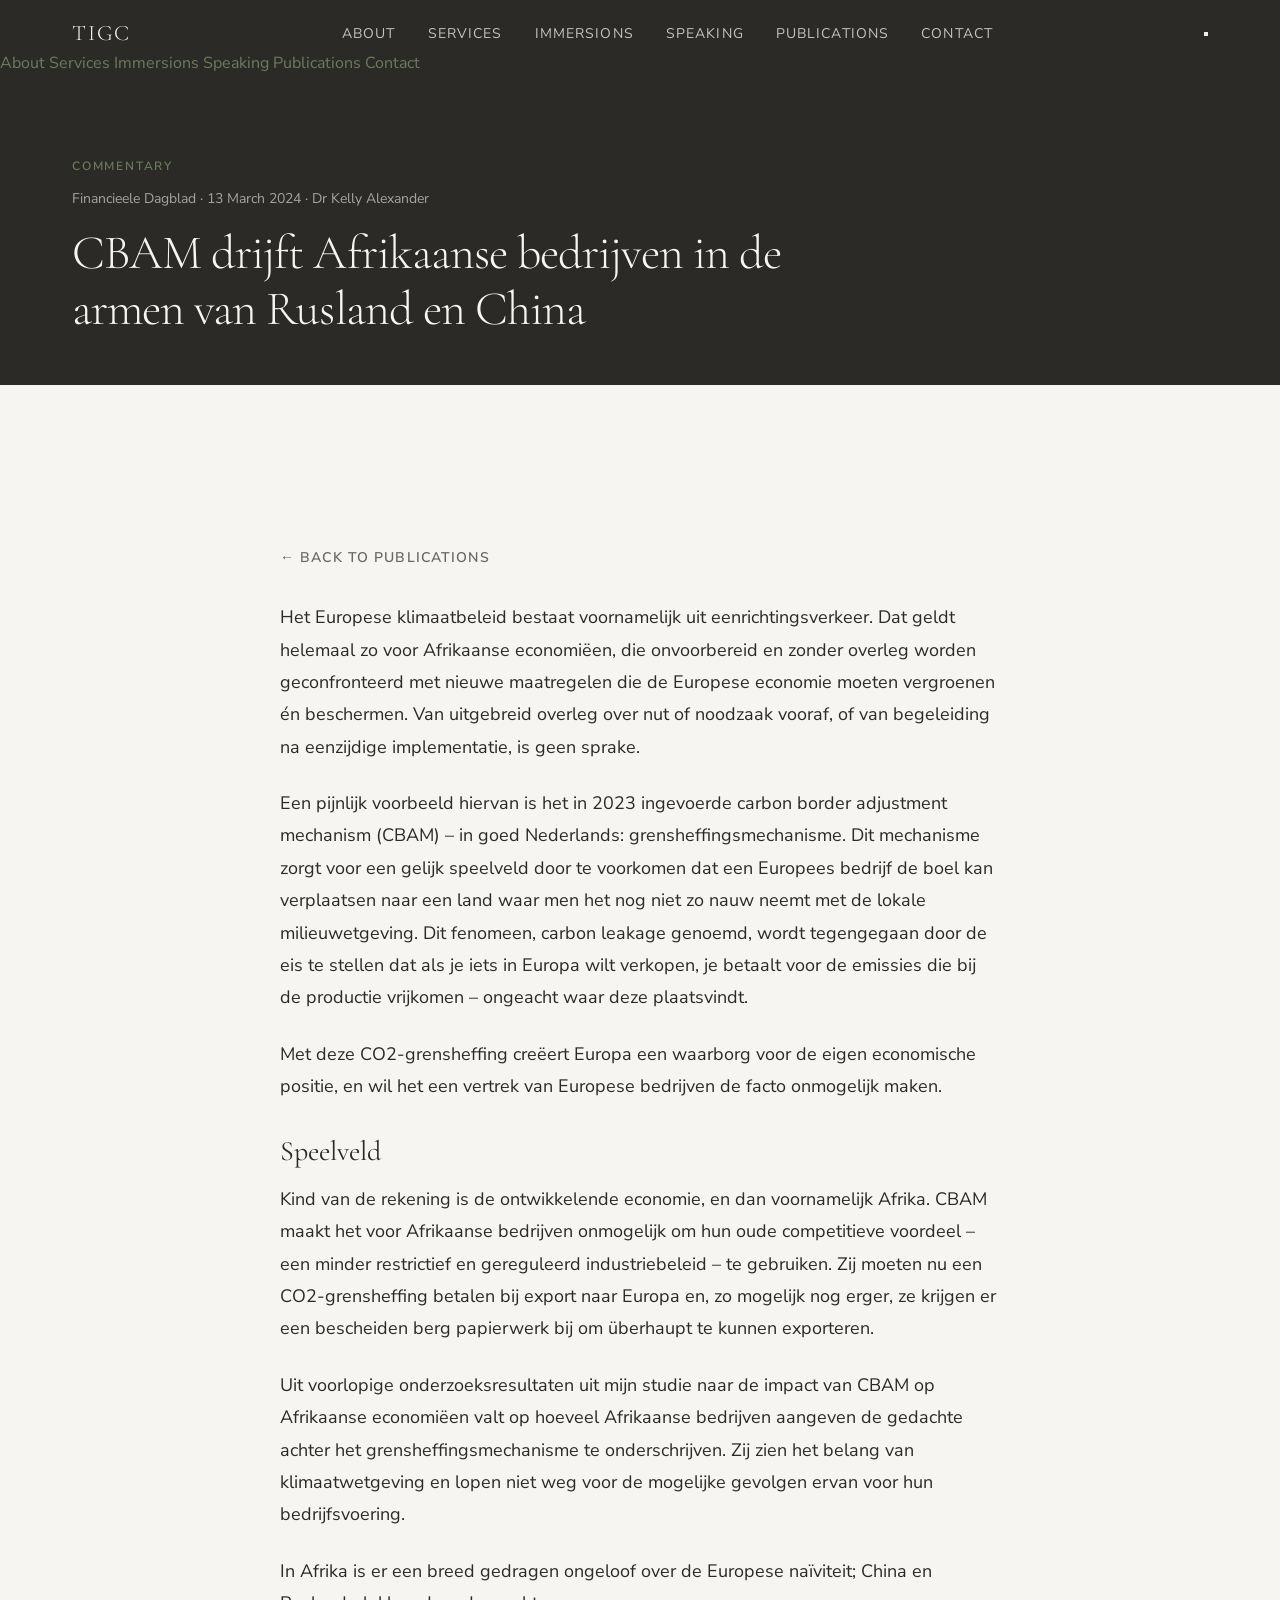
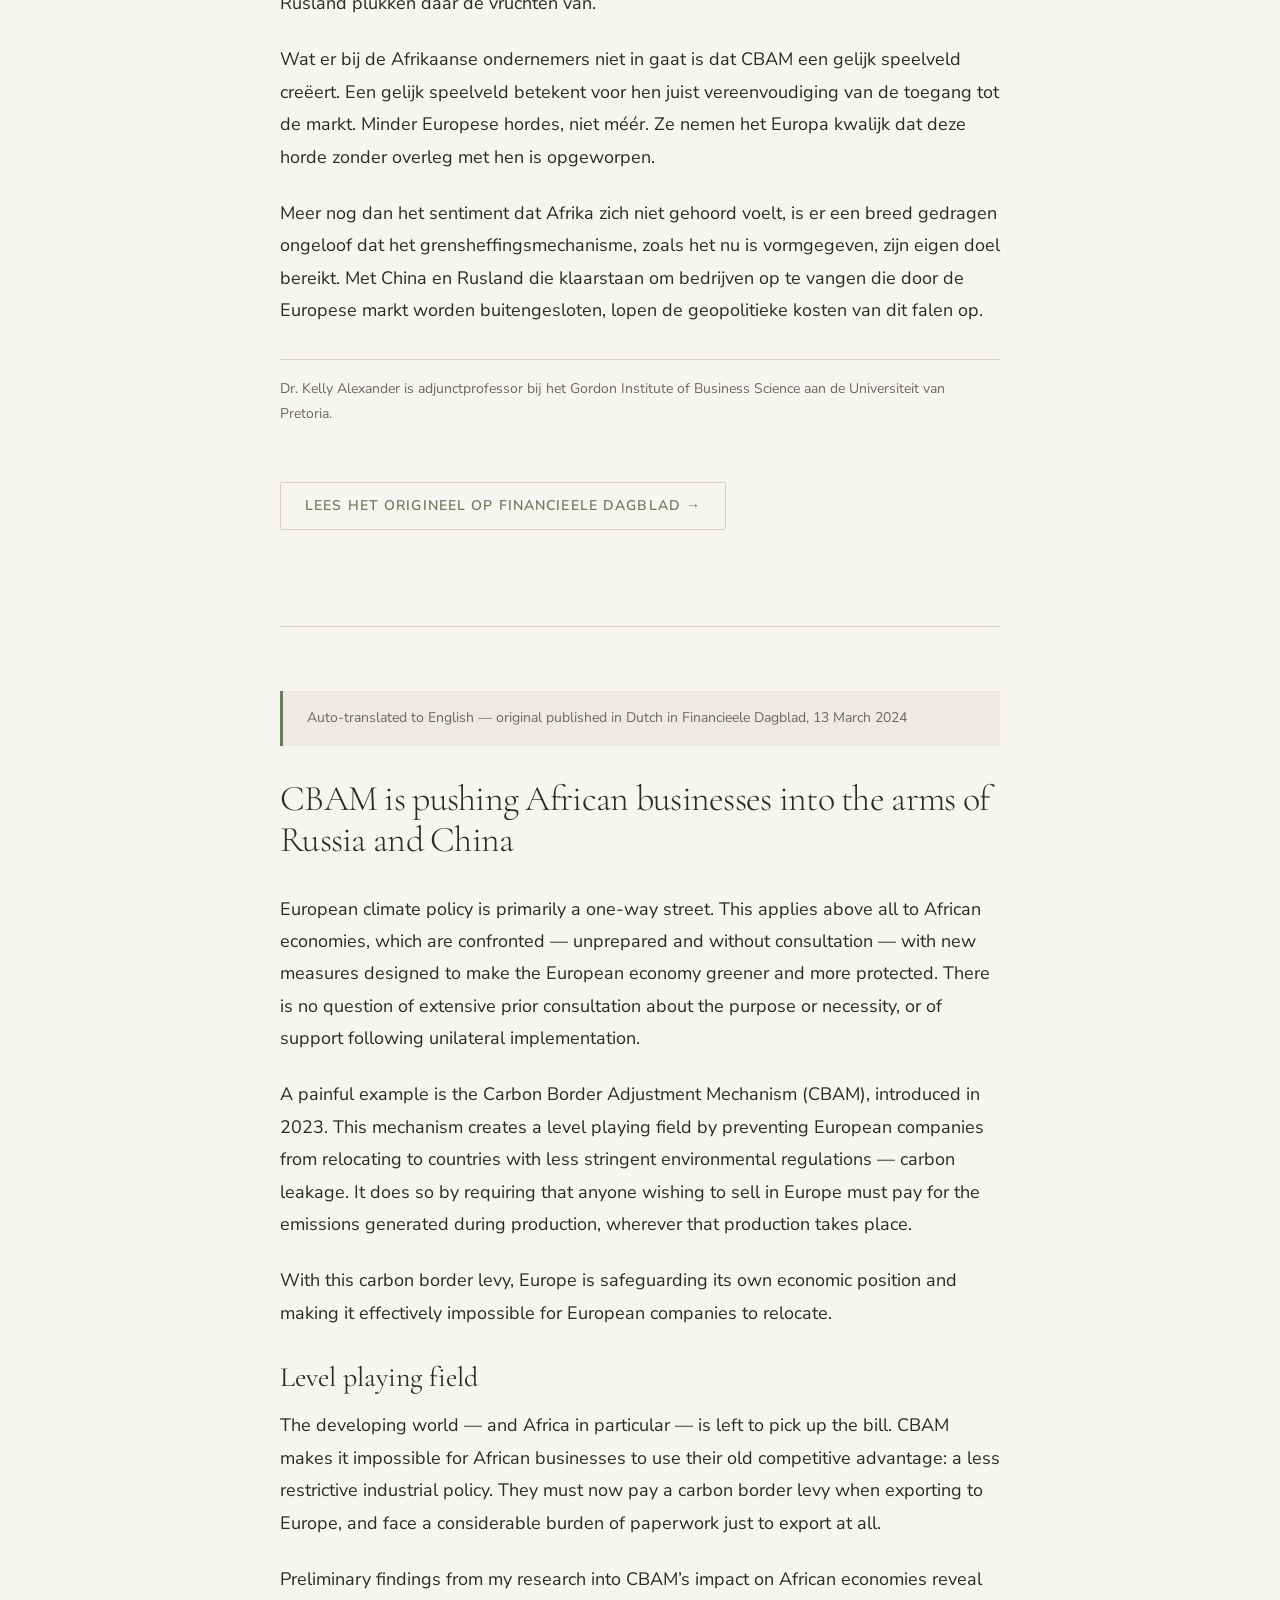
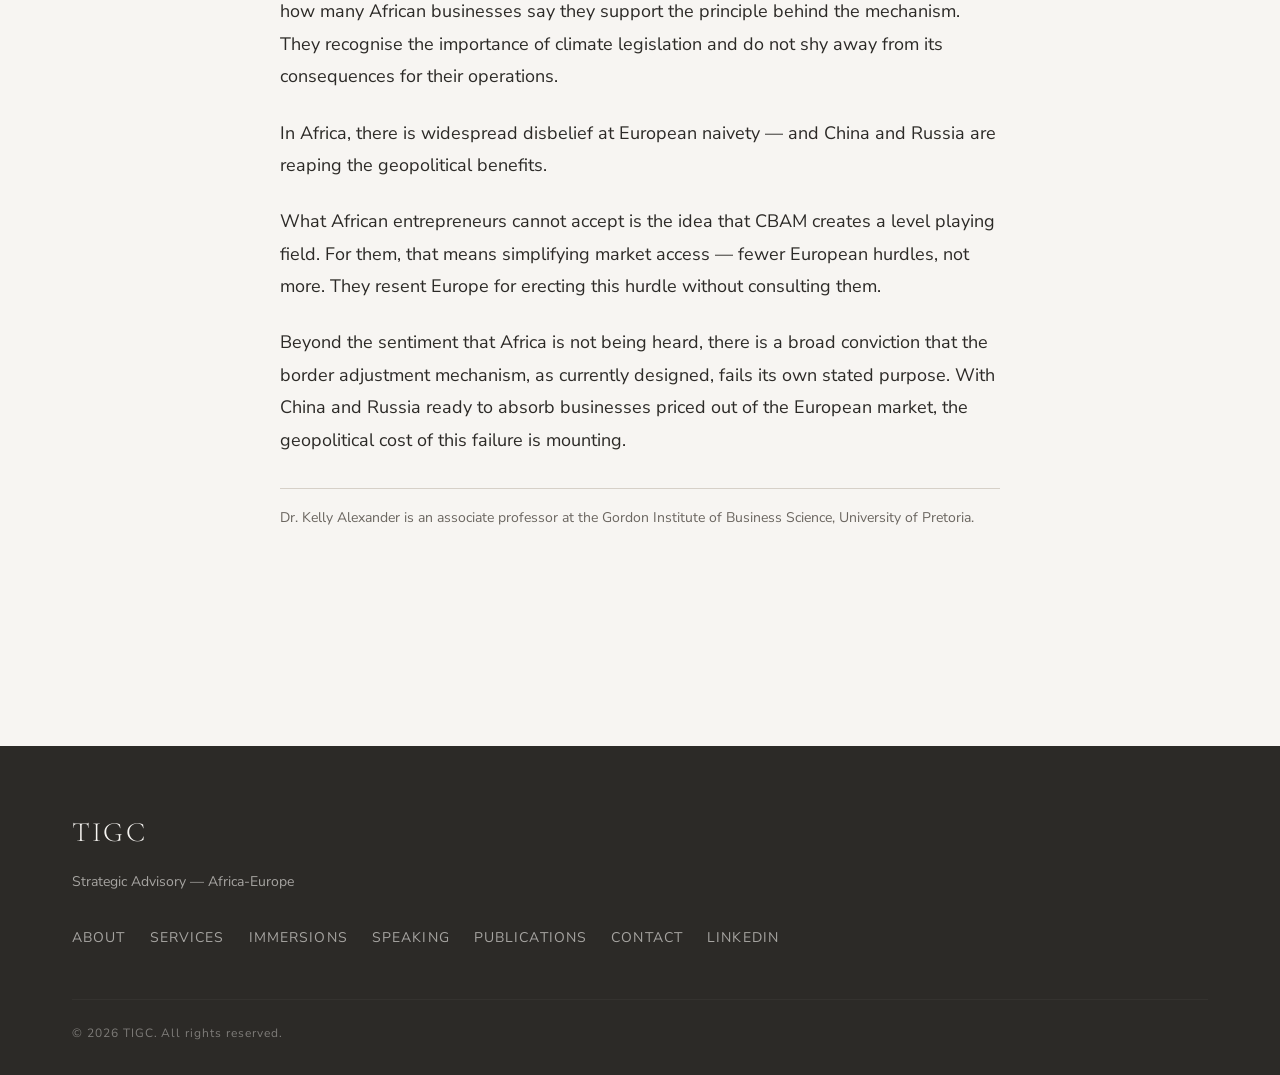
<file: commentary/fd-cbam-afrikaanse-bedrijven.html>
<!DOCTYPE html>
<html lang="nl">
<head>
  <meta charset="UTF-8">
  <meta name="viewport" content="width=device-width, initial-scale=1.0">
  <meta name="description" content="CBAM drijft Afrikaanse bedrijven in de armen van Rusland en China. Gepubliceerd in Financieele Dagblad, 13 maart 2024.">
  <title>CBAM drijft Afrikaanse bedrijven in de armen van Rusland en China | TIGC</title>
  <link rel="icon" type="image/svg+xml" href="../favicon.svg">
  <link rel="icon" type="image/png" sizes="32x32" href="../favicon-32.png">
  <link rel="icon" type="image/png" sizes="192x192" href="../favicon-192.png">
  <link rel="apple-touch-icon" sizes="180x180" href="../apple-touch-icon.png">
  <link rel="shortcut icon" href="../favicon.ico">
  <link rel="stylesheet" href="../css/styles.css">
  <style>
    .article-header {
      padding: var(--space-16) 0 var(--space-12);
      background-color: var(--color-nav-bg);
      color: var(--color-nav-text);
    }
    .article-header__eyebrow {
      font-size: var(--text-xs);
      letter-spacing: var(--tracking-widest);
      text-transform: uppercase;
      color: var(--color-accent);
      font-weight: var(--weight-semibold);
      margin-bottom: var(--space-3);
    }
    .article-header__meta {
      font-size: var(--text-sm);
      color: rgba(247,245,242,0.6);
      margin-bottom: var(--space-4);
    }
    .article-header__title {
      font-family: var(--font-heading);
      font-size: var(--text-3xl);
      font-weight: var(--weight-light);
      line-height: var(--leading-tight);
      color: var(--color-nav-text);
      max-width: var(--max-width-text);
    }
    .article-body-wrap {
      max-width: var(--max-width-text);
      margin: 0 auto;
      padding: var(--space-16) 0 var(--space-24);
    }
    .article-body p {
      font-size: var(--text-md);
      line-height: var(--leading-relaxed);
      color: var(--color-text-primary);
      margin-bottom: var(--space-6);
    }
    .article-body h3 {
      font-family: var(--font-heading);
      font-size: var(--text-xl);
      font-weight: var(--weight-regular);
      color: var(--color-text-primary);
      margin: var(--space-8) 0 var(--space-4);
    }
    .article-body .author-note {
      font-size: var(--text-sm);
      color: var(--color-text-secondary);
      border-top: var(--border-thin);
      padding-top: var(--space-4);
      margin-top: var(--space-8);
    }
    .article-source-link {
      display: inline-block;
      margin: var(--space-8) 0;
      padding: var(--space-3) var(--space-6);
      border: 1px solid var(--color-border);
      border-radius: var(--radius-sm);
      font-size: var(--text-sm);
      font-weight: var(--weight-semibold);
      letter-spacing: var(--tracking-wide);
      text-transform: uppercase;
      color: var(--color-accent);
      transition: all var(--transition-fast);
    }
    .article-source-link:hover {
      border-color: var(--color-accent);
      background-color: var(--color-accent);
      color: var(--color-white);
    }
    .translation-banner {
      background-color: var(--color-surface);
      border-left: 3px solid var(--color-accent);
      padding: var(--space-4) var(--space-6);
      font-size: var(--text-sm);
      color: var(--color-text-secondary);
      margin: var(--space-16) 0 var(--space-8);
    }
    .translation-title {
      font-family: var(--font-heading);
      font-size: var(--text-2xl);
      font-weight: var(--weight-light);
      color: var(--color-text-primary);
      margin-bottom: var(--space-8);
    }
    .article-divider {
      border: none;
      border-top: var(--border-thin);
      margin: var(--space-16) 0;
    }
    .back-link {
      display: inline-block;
      font-size: var(--text-sm);
      font-weight: var(--weight-semibold);
      letter-spacing: var(--tracking-wide);
      text-transform: uppercase;
      color: var(--color-text-secondary);
      margin-bottom: var(--space-8);
    }
    .back-link:hover { color: var(--color-accent); }
  </style>
</head>
<body>

  <!-- ── NAVIGATION ─────────────────────────────────────────── -->
  <nav class="nav" role="navigation" aria-label="Main navigation">
    <div class="container">
      <div class="nav__inner">
        <a href="../index.html" class="nav__brand">TIGC</a>
        <ul class="nav__links">
          <li><a href="../about.html">About</a></li>
          <li><a href="../services.html">Services</a></li>
          <li><a href="../immersions.html">Immersions</a></li>
          <li><a href="../speaking.html">Speaking</a></li>
          <li><a href="../publications.html">Publications</a></li>
          <li><a href="../contact.html">Contact</a></li>
        </ul>
        <button class="nav__hamburger" aria-label="Toggle mobile menu" aria-expanded="false">
          <span></span><span></span><span></span>
        </button>
      </div>
    </div>
    <div class="nav__mobile">
      <a href="../about.html">About</a>
      <a href="../services.html">Services</a>
      <a href="../immersions.html">Immersions</a>
      <a href="../speaking.html">Speaking</a>
      <a href="../publications.html">Publications</a>
      <a href="../contact.html">Contact</a>
    </div>
  </nav>

  <!-- ── ARTICLE HEADER ────────────────────────────────────── -->
  <div class="article-header">
    <div class="container">
      <p class="article-header__eyebrow">Commentary</p>
      <p class="article-header__meta">Financieele Dagblad &middot; 13 March 2024 &middot; Dr Kelly Alexander</p>
      <h1 class="article-header__title">CBAM drijft Afrikaanse bedrijven in de armen van Rusland en China</h1>
    </div>
  </div>

  <!-- ── ARTICLE BODY ──────────────────────────────────────── -->
  <section class="section">
    <div class="container">
      <div class="article-body-wrap">

        <a href="../publications.html" class="back-link">&larr; Back to publications</a>

        <!-- Dutch original -->
        <div class="article-body">
          <p>Het Europese klimaatbeleid bestaat voornamelijk uit eenrichtingsverkeer. Dat geldt helemaal zo voor Afrikaanse economi&euml;en, die onvoorbereid en zonder overleg worden geconfronteerd met nieuwe maatregelen die de Europese economie moeten vergroenen &eacute;n beschermen. Van uitgebreid overleg over nut of noodzaak vooraf, of van begeleiding na eenzijdige implementatie, is geen sprake.</p>
          <p>Een pijnlijk voorbeeld hiervan is het in 2023 ingevoerde carbon border adjustment mechanism (CBAM) &ndash; in goed Nederlands: grensheffingsmechanisme. Dit mechanisme zorgt voor een gelijk speelveld door te voorkomen dat een Europees bedrijf de boel kan verplaatsen naar een land waar men het nog niet zo nauw neemt met de lokale milieuwetgeving. Dit fenomeen, carbon leakage genoemd, wordt tegengegaan door de eis te stellen dat als je iets in Europa wilt verkopen, je betaalt voor de emissies die bij de productie vrijkomen &ndash; ongeacht waar deze plaatsvindt.</p>
          <p>Met deze CO2-grensheffing cre&euml;ert Europa een waarborg voor de eigen economische positie, en wil het een vertrek van Europese bedrijven de facto onmogelijk maken.</p>
          <h3>Speelveld</h3>
          <p>Kind van de rekening is de ontwikkelende economie, en dan voornamelijk Afrika. CBAM maakt het voor Afrikaanse bedrijven onmogelijk om hun oude competitieve voordeel &ndash; een minder restrictief en gereguleerd industriebeleid &ndash; te gebruiken. Zij moeten nu een CO2-grensheffing betalen bij export naar Europa en, zo mogelijk nog erger, ze krijgen er een bescheiden berg papierwerk bij om &uuml;berhaupt te kunnen exporteren.</p>
          <p>Uit voorlopige onderzoeksresultaten uit mijn studie naar de impact van CBAM op Afrikaanse economi&euml;en valt op hoeveel Afrikaanse bedrijven aangeven de gedachte achter het grensheffingsmechanisme te onderschrijven. Zij zien het belang van klimaatwetgeving en lopen niet weg voor de mogelijke gevolgen ervan voor hun bedrijfsvoering.</p>
          <p>In Afrika is er een breed gedragen ongeloof over de Europese na&iuml;viteit; China en Rusland plukken daar de vruchten van.</p>
          <p>Wat er bij de Afrikaanse ondernemers niet in gaat is dat CBAM een gelijk speelveld cre&euml;ert. Een gelijk speelveld betekent voor hen juist vereenvoudiging van de toegang tot de markt. Minder Europese hordes, niet m&eacute;&eacute;r. Ze nemen het Europa kwalijk dat deze horde zonder overleg met hen is opgeworpen.</p>
          <p>Meer nog dan het sentiment dat Afrika zich niet gehoord voelt, is er een breed gedragen ongeloof dat het grensheffingsmechanisme, zoals het nu is vormgegeven, zijn eigen doel bereikt. Met China en Rusland die klaarstaan om bedrijven op te vangen die door de Europese markt worden buitengesloten, lopen de geopolitieke kosten van dit falen op.</p>
          <p class="author-note">Dr. Kelly Alexander is adjunctprofessor bij het Gordon Institute of Business Science aan de Universiteit van Pretoria.</p>
        </div>

        <a href="https://fd.nl/opinie/1510670/cbam-drijft-afrikaanse-bedrijven-in-de-armen-van-rusland-en-china" class="article-source-link" target="_blank" rel="noopener">Lees het origineel op Financieele Dagblad &rarr;</a>

        <hr class="article-divider">

        <!-- English translation -->
        <div class="translation-banner">
          Auto-translated to English &mdash; original published in Dutch in Financieele Dagblad, 13 March 2024
        </div>
        <h2 class="translation-title">CBAM is pushing African businesses into the arms of Russia and China</h2>
        <div class="article-body">
          <p>European climate policy is primarily a one-way street. This applies above all to African economies, which are confronted &mdash; unprepared and without consultation &mdash; with new measures designed to make the European economy greener and more protected. There is no question of extensive prior consultation about the purpose or necessity, or of support following unilateral implementation.</p>
          <p>A painful example is the Carbon Border Adjustment Mechanism (CBAM), introduced in 2023. This mechanism creates a level playing field by preventing European companies from relocating to countries with less stringent environmental regulations &mdash; carbon leakage. It does so by requiring that anyone wishing to sell in Europe must pay for the emissions generated during production, wherever that production takes place.</p>
          <p>With this carbon border levy, Europe is safeguarding its own economic position and making it effectively impossible for European companies to relocate.</p>
          <h3>Level playing field</h3>
          <p>The developing world &mdash; and Africa in particular &mdash; is left to pick up the bill. CBAM makes it impossible for African businesses to use their old competitive advantage: a less restrictive industrial policy. They must now pay a carbon border levy when exporting to Europe, and face a considerable burden of paperwork just to export at all.</p>
          <p>Preliminary findings from my research into CBAM&rsquo;s impact on African economies reveal how many African businesses say they support the principle behind the mechanism. They recognise the importance of climate legislation and do not shy away from its consequences for their operations.</p>
          <p>In Africa, there is widespread disbelief at European naivety &mdash; and China and Russia are reaping the geopolitical benefits.</p>
          <p>What African entrepreneurs cannot accept is the idea that CBAM creates a level playing field. For them, that means simplifying market access &mdash; fewer European hurdles, not more. They resent Europe for erecting this hurdle without consulting them.</p>
          <p>Beyond the sentiment that Africa is not being heard, there is a broad conviction that the border adjustment mechanism, as currently designed, fails its own stated purpose. With China and Russia ready to absorb businesses priced out of the European market, the geopolitical cost of this failure is mounting.</p>
          <p class="author-note">Dr. Kelly Alexander is an associate professor at the Gordon Institute of Business Science, University of Pretoria.</p>
        </div>

      </div>
    </div>
  </section>

  <!-- ── FOOTER ─────────────────────────────────────────────── -->
  <footer class="footer" role="contentinfo">
    <div class="container">
      <div class="footer__brand">TIGC</div>
      <p class="footer__tagline">Strategic Advisory — Africa-Europe</p>
      <ul class="footer__links">
        <li><a href="../about.html">About</a></li>
        <li><a href="../services.html">Services</a></li>
        <li><a href="../immersions.html">Immersions</a></li>
        <li><a href="../speaking.html">Speaking</a></li>
        <li><a href="../publications.html">Publications</a></li>
        <li><a href="../contact.html">Contact</a></li>
        <li><a href="https://www.linkedin.com/in/kelalex/" aria-label="LinkedIn profile" target="_blank" rel="noopener">LinkedIn</a></li>
      </ul>
      <div class="footer__bottom">
        &copy; 2026 TIGC. All rights reserved.
      </div>
    </div>
  </footer>

  <script src="../js/main.js"></script>
</body>
</html>
</file>
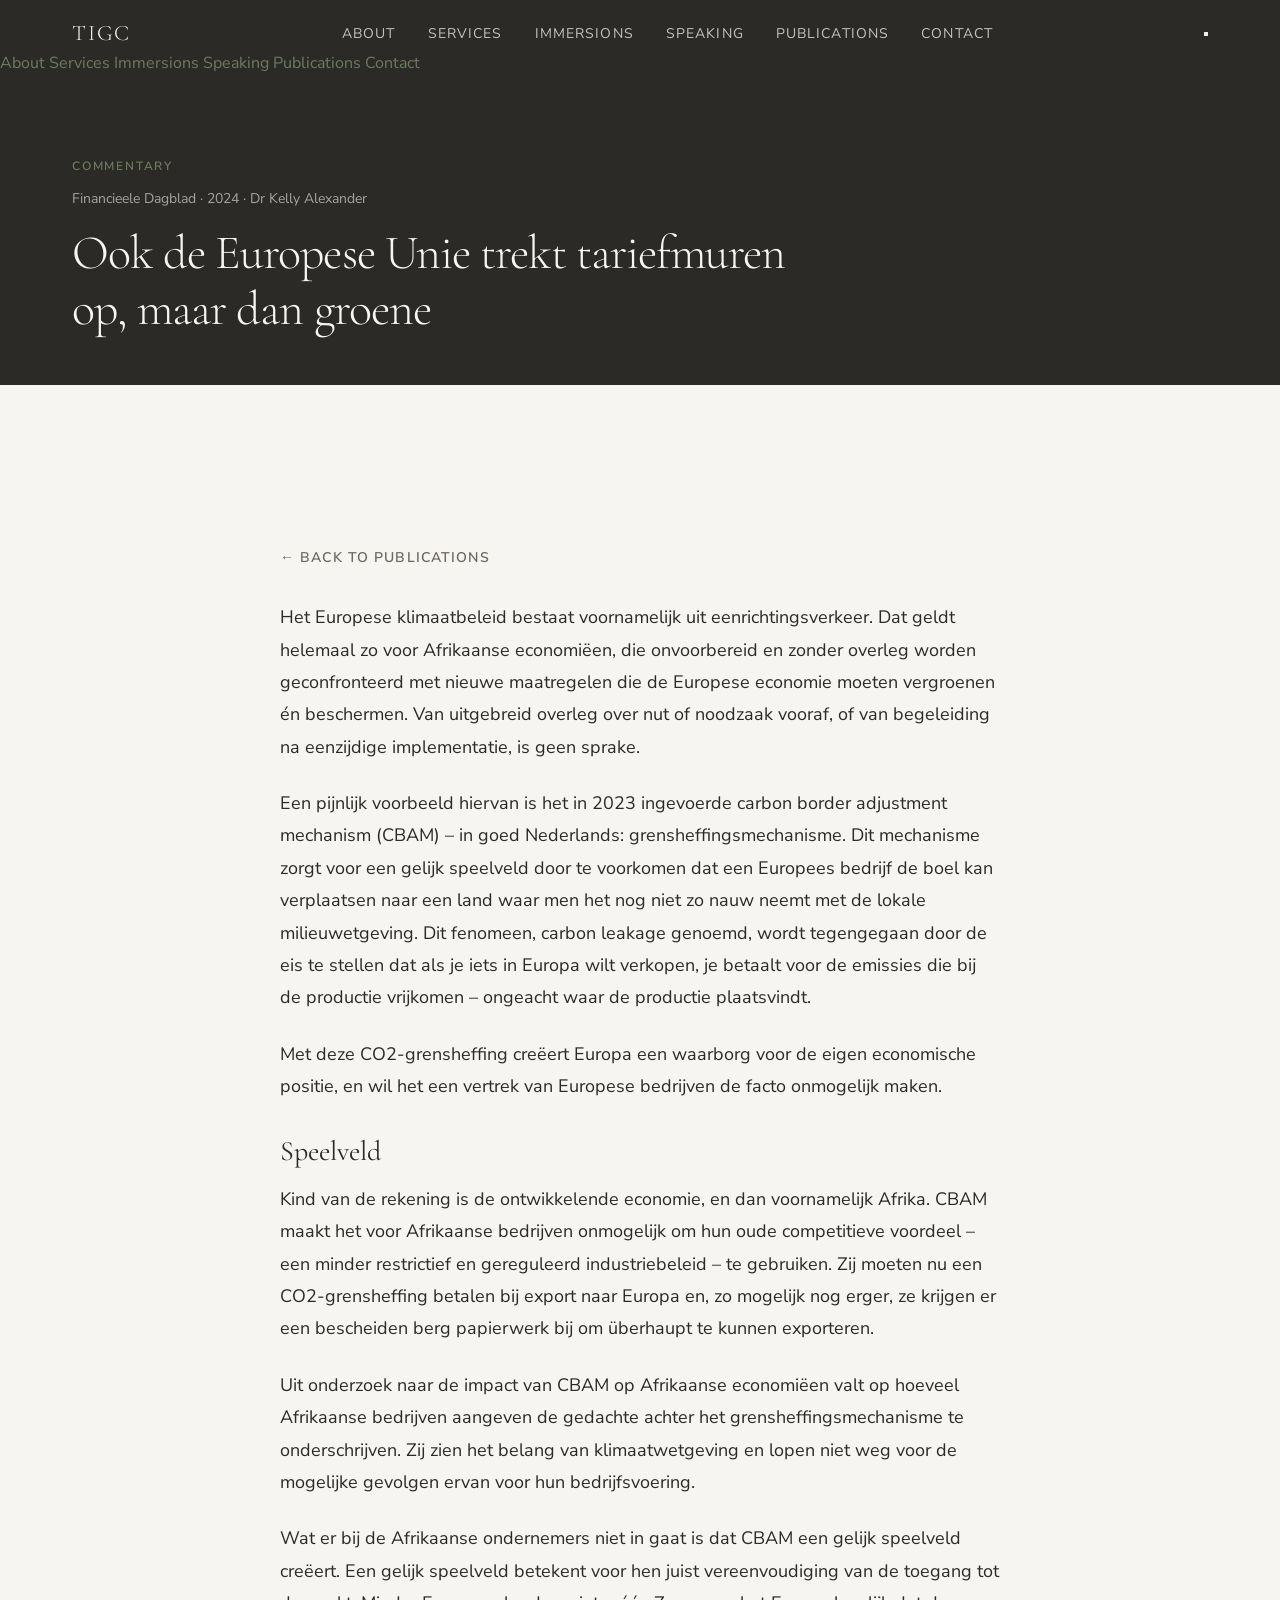
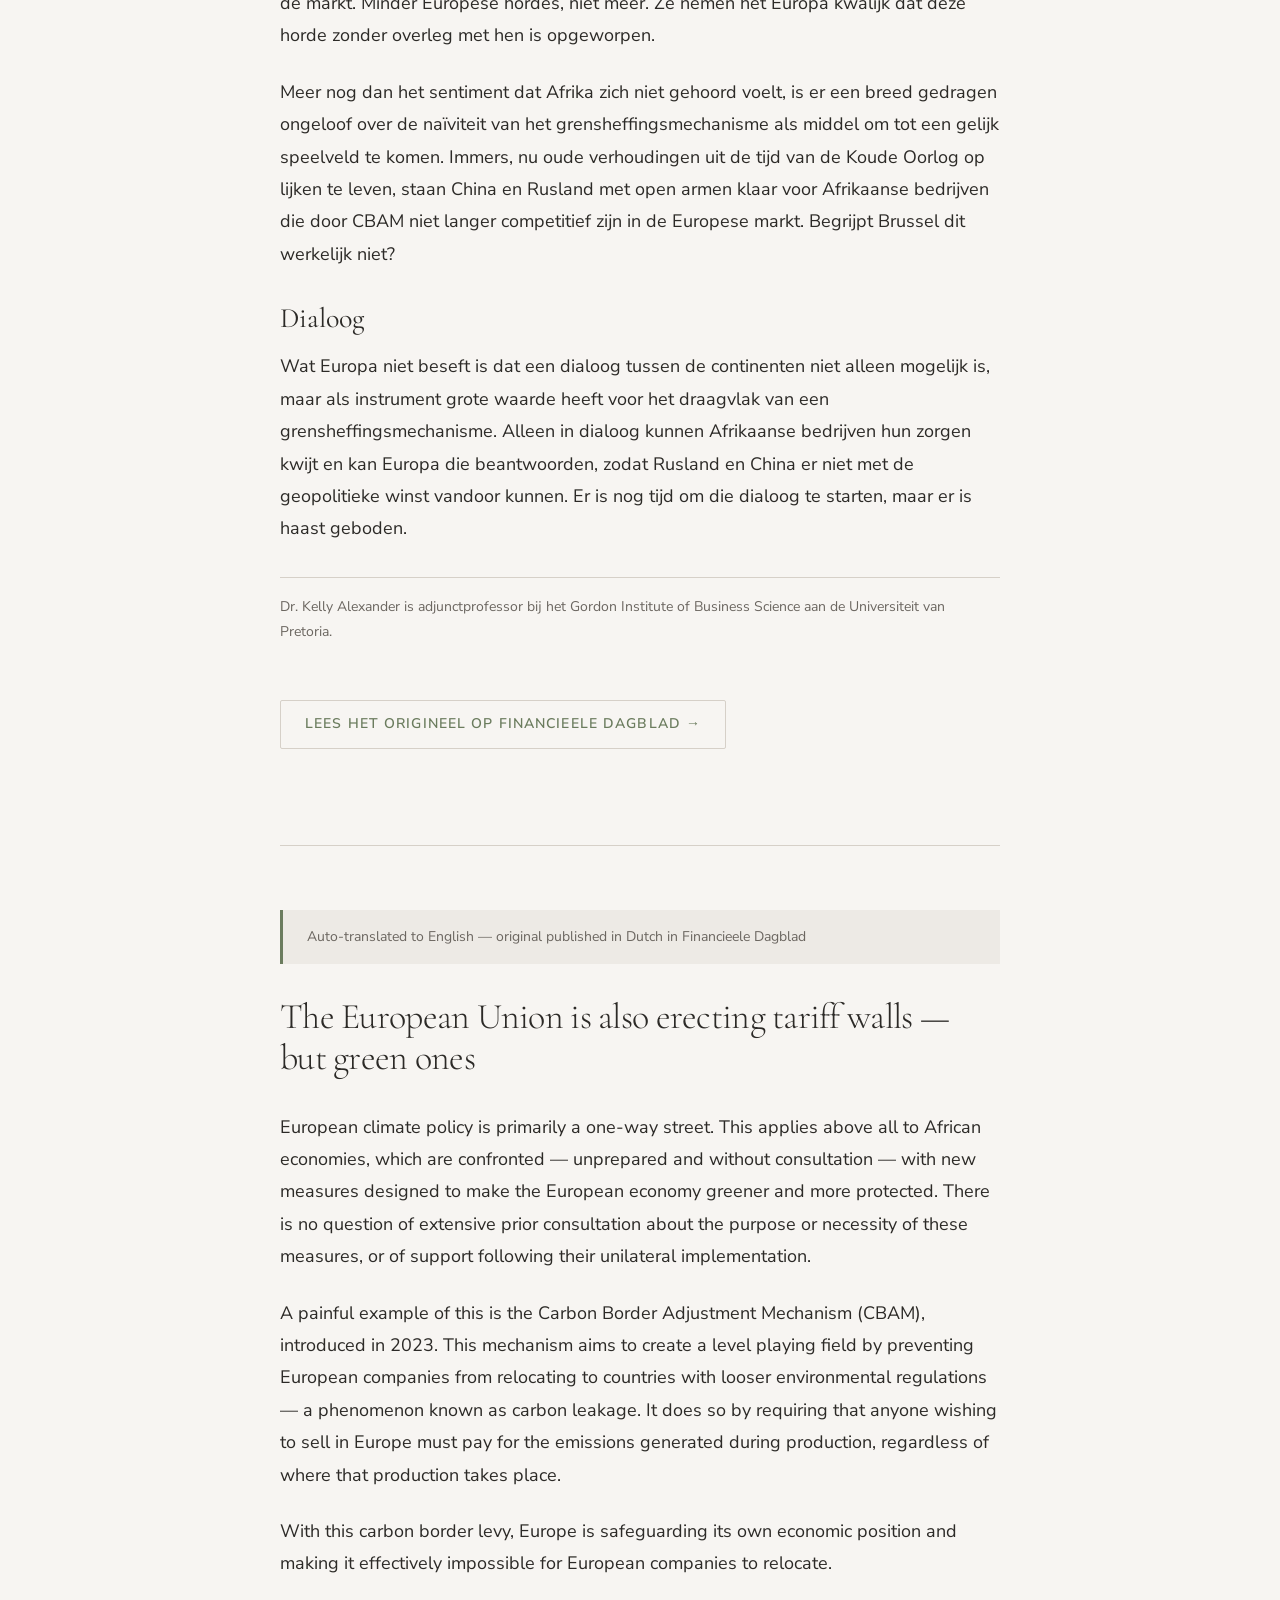
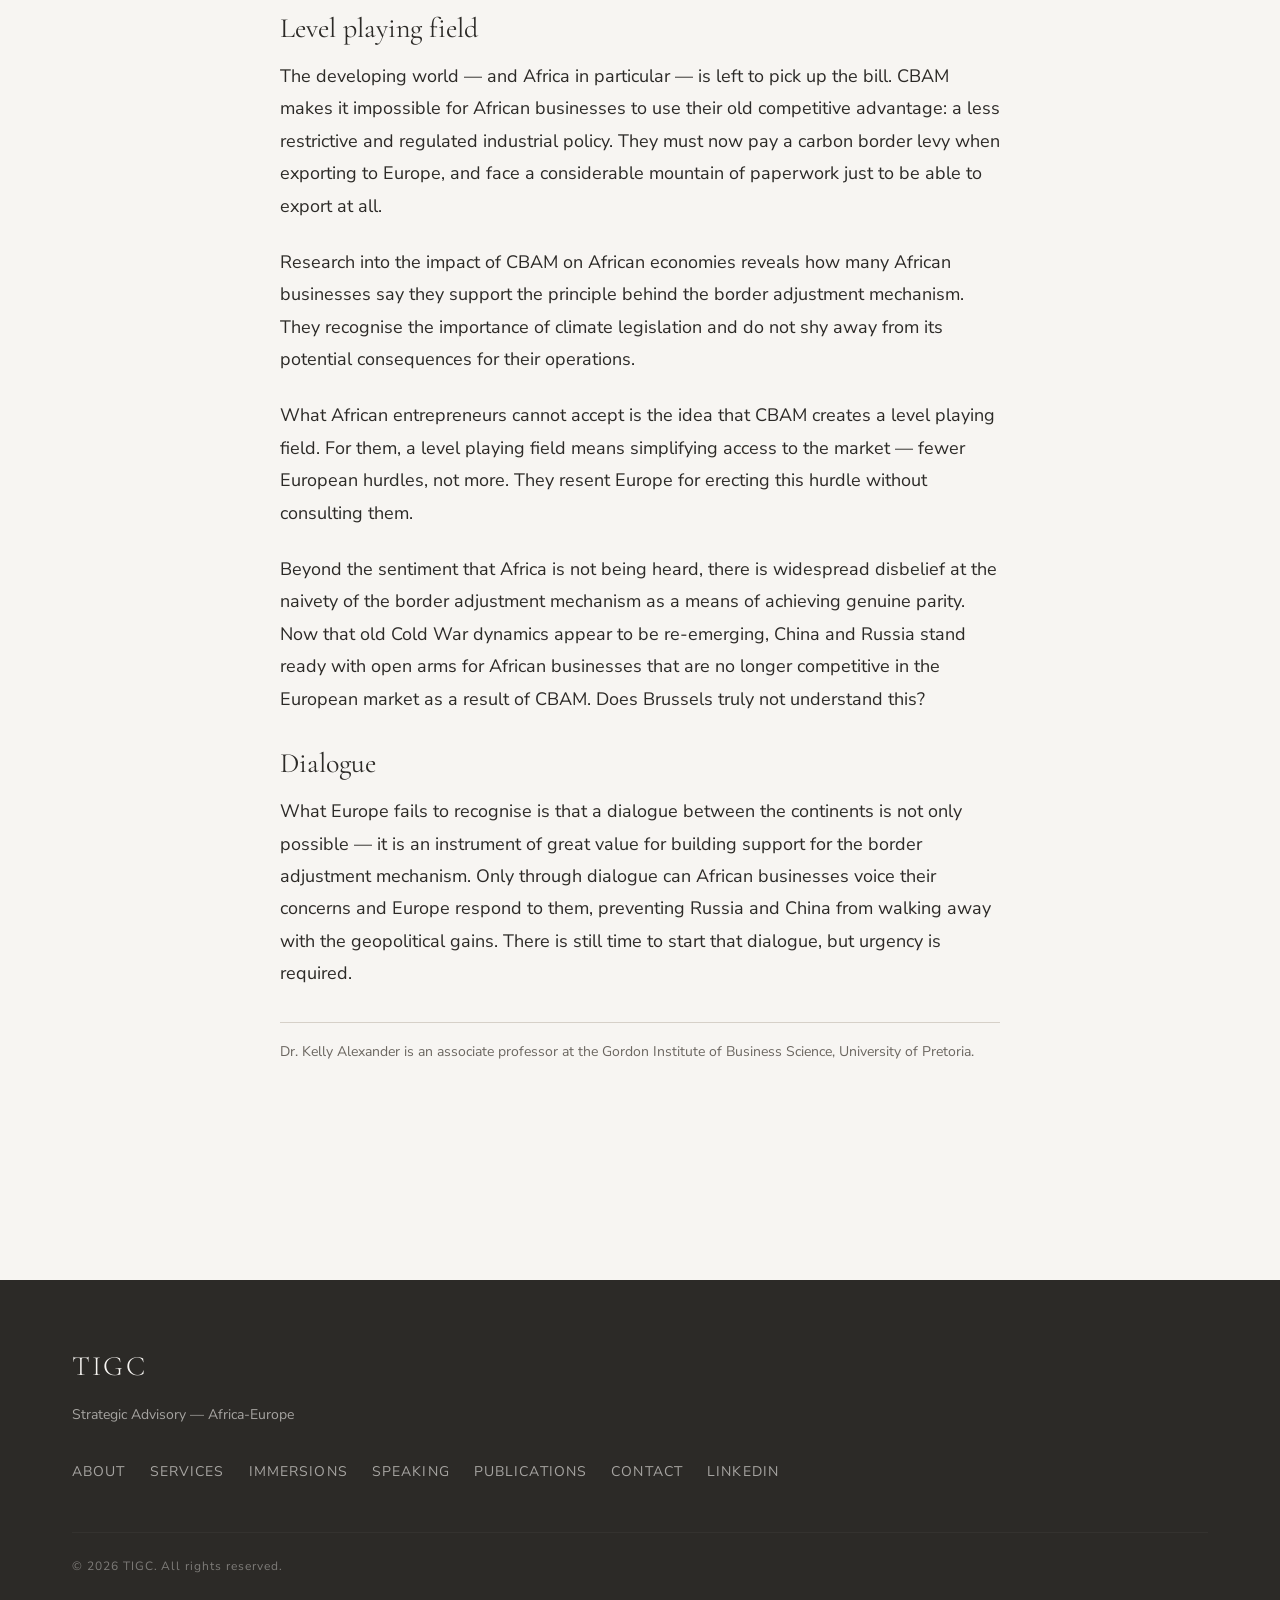
<file: commentary/fd-groene-tariefmuren.html>
<!DOCTYPE html>
<html lang="nl">
<head>
  <meta charset="UTF-8">
  <meta name="viewport" content="width=device-width, initial-scale=1.0">
  <meta name="description" content="Het Europese klimaatbeleid bestaat voornamelijk uit eenrichtingsverkeer — en het zijn Afrikaanse economieën die daarvoor de prijs betalen.">
  <title>Ook de Europese Unie trekt tariefmuren op, maar dan groene | TIGC</title>
  <link rel="icon" type="image/svg+xml" href="../favicon.svg">
  <link rel="icon" type="image/png" sizes="32x32" href="../favicon-32.png">
  <link rel="icon" type="image/png" sizes="192x192" href="../favicon-192.png">
  <link rel="apple-touch-icon" sizes="180x180" href="../apple-touch-icon.png">
  <link rel="shortcut icon" href="../favicon.ico">
  <link rel="stylesheet" href="../css/styles.css">
  <style>
    .article-header {
      padding: var(--space-16) 0 var(--space-12);
      background-color: var(--color-nav-bg);
      color: var(--color-nav-text);
    }
    .article-header__eyebrow {
      font-size: var(--text-xs);
      letter-spacing: var(--tracking-widest);
      text-transform: uppercase;
      color: var(--color-accent);
      font-weight: var(--weight-semibold);
      margin-bottom: var(--space-3);
    }
    .article-header__meta {
      font-size: var(--text-sm);
      color: rgba(247,245,242,0.6);
      margin-bottom: var(--space-4);
    }
    .article-header__title {
      font-family: var(--font-heading);
      font-size: var(--text-3xl);
      font-weight: var(--weight-light);
      line-height: var(--leading-tight);
      color: var(--color-nav-text);
      max-width: var(--max-width-text);
    }
    .article-body-wrap {
      max-width: var(--max-width-text);
      margin: 0 auto;
      padding: var(--space-16) 0 var(--space-24);
    }
    .article-body p {
      font-size: var(--text-md);
      line-height: var(--leading-relaxed);
      color: var(--color-text-primary);
      margin-bottom: var(--space-6);
    }
    .article-body h3 {
      font-family: var(--font-heading);
      font-size: var(--text-xl);
      font-weight: var(--weight-regular);
      color: var(--color-text-primary);
      margin: var(--space-8) 0 var(--space-4);
    }
    .article-body .author-note {
      font-size: var(--text-sm);
      color: var(--color-text-secondary);
      border-top: var(--border-thin);
      padding-top: var(--space-4);
      margin-top: var(--space-8);
    }
    .article-source-link {
      display: inline-block;
      margin: var(--space-8) 0;
      padding: var(--space-3) var(--space-6);
      border: 1px solid var(--color-border);
      border-radius: var(--radius-sm);
      font-size: var(--text-sm);
      font-weight: var(--weight-semibold);
      letter-spacing: var(--tracking-wide);
      text-transform: uppercase;
      color: var(--color-accent);
      transition: all var(--transition-fast);
    }
    .article-source-link:hover {
      border-color: var(--color-accent);
      background-color: var(--color-accent);
      color: var(--color-white);
    }
    .translation-banner {
      background-color: var(--color-surface);
      border-left: 3px solid var(--color-accent);
      padding: var(--space-4) var(--space-6);
      font-size: var(--text-sm);
      color: var(--color-text-secondary);
      margin: var(--space-16) 0 var(--space-8);
    }
    .translation-title {
      font-family: var(--font-heading);
      font-size: var(--text-2xl);
      font-weight: var(--weight-light);
      color: var(--color-text-primary);
      margin-bottom: var(--space-8);
    }
    .article-divider {
      border: none;
      border-top: var(--border-thin);
      margin: var(--space-16) 0;
    }
    .back-link {
      display: inline-block;
      font-size: var(--text-sm);
      font-weight: var(--weight-semibold);
      letter-spacing: var(--tracking-wide);
      text-transform: uppercase;
      color: var(--color-text-secondary);
      margin-bottom: var(--space-8);
    }
    .back-link:hover { color: var(--color-accent); }
  </style>
</head>
<body>

  <!-- ── NAVIGATION ─────────────────────────────────────────── -->
  <nav class="nav" role="navigation" aria-label="Main navigation">
    <div class="container">
      <div class="nav__inner">
        <a href="../index.html" class="nav__brand">TIGC</a>
        <ul class="nav__links">
          <li><a href="../about.html">About</a></li>
          <li><a href="../services.html">Services</a></li>
          <li><a href="../immersions.html">Immersions</a></li>
          <li><a href="../speaking.html">Speaking</a></li>
          <li><a href="../publications.html">Publications</a></li>
          <li><a href="../contact.html">Contact</a></li>
        </ul>
        <button class="nav__hamburger" aria-label="Toggle mobile menu" aria-expanded="false">
          <span></span><span></span><span></span>
        </button>
      </div>
    </div>
    <div class="nav__mobile">
      <a href="../about.html">About</a>
      <a href="../services.html">Services</a>
      <a href="../immersions.html">Immersions</a>
      <a href="../speaking.html">Speaking</a>
      <a href="../publications.html">Publications</a>
      <a href="../contact.html">Contact</a>
    </div>
  </nav>

  <!-- ── ARTICLE HEADER ────────────────────────────────────── -->
  <div class="article-header">
    <div class="container">
      <p class="article-header__eyebrow">Commentary</p>
      <p class="article-header__meta">Financieele Dagblad &middot; 2024 &middot; Dr Kelly Alexander</p>
      <h1 class="article-header__title">Ook de Europese Unie trekt tariefmuren op, maar dan groene</h1>
    </div>
  </div>

  <!-- ── ARTICLE BODY ──────────────────────────────────────── -->
  <section class="section">
    <div class="container">
      <div class="article-body-wrap">

        <a href="../publications.html" class="back-link">&larr; Back to publications</a>

        <!-- Dutch original -->
        <div class="article-body">
          <p>Het Europese klimaatbeleid bestaat voornamelijk uit eenrichtingsverkeer. Dat geldt helemaal zo voor Afrikaanse economi&euml;en, die onvoorbereid en zonder overleg worden geconfronteerd met nieuwe maatregelen die de Europese economie moeten vergroenen &eacute;n beschermen. Van uitgebreid overleg over nut of noodzaak vooraf, of van begeleiding na eenzijdige implementatie, is geen sprake.</p>
          <p>Een pijnlijk voorbeeld hiervan is het in 2023 ingevoerde carbon border adjustment mechanism (CBAM) &ndash; in goed Nederlands: grensheffingsmechanisme. Dit mechanisme zorgt voor een gelijk speelveld door te voorkomen dat een Europees bedrijf de boel kan verplaatsen naar een land waar men het nog niet zo nauw neemt met de lokale milieuwetgeving. Dit fenomeen, carbon leakage genoemd, wordt tegengegaan door de eis te stellen dat als je iets in Europa wilt verkopen, je betaalt voor de emissies die bij de productie vrijkomen &ndash; ongeacht waar de productie plaatsvindt.</p>
          <p>Met deze CO2-grensheffing cre&euml;ert Europa een waarborg voor de eigen economische positie, en wil het een vertrek van Europese bedrijven de facto onmogelijk maken.</p>
          <h3>Speelveld</h3>
          <p>Kind van de rekening is de ontwikkelende economie, en dan voornamelijk Afrika. CBAM maakt het voor Afrikaanse bedrijven onmogelijk om hun oude competitieve voordeel &ndash; een minder restrictief en gereguleerd industriebeleid &ndash; te gebruiken. Zij moeten nu een CO2-grensheffing betalen bij export naar Europa en, zo mogelijk nog erger, ze krijgen er een bescheiden berg papierwerk bij om &uuml;berhaupt te kunnen exporteren.</p>
          <p>Uit onderzoek naar de impact van CBAM op Afrikaanse economi&euml;en valt op hoeveel Afrikaanse bedrijven aangeven de gedachte achter het grensheffingsmechanisme te onderschrijven. Zij zien het belang van klimaatwetgeving en lopen niet weg voor de mogelijke gevolgen ervan voor hun bedrijfsvoering.</p>
          <p>Wat er bij de Afrikaanse ondernemers niet in gaat is dat CBAM een gelijk speelveld cre&euml;ert. Een gelijk speelveld betekent voor hen juist vereenvoudiging van de toegang tot de markt. Minder Europese hordes, niet m&eacute;&eacute;r. Ze nemen het Europa kwalijk dat deze horde zonder overleg met hen is opgeworpen.</p>
          <p>Meer nog dan het sentiment dat Afrika zich niet gehoord voelt, is er een breed gedragen ongeloof over de na&iuml;viteit van het grensheffingsmechanisme als middel om tot een gelijk speelveld te komen. Immers, nu oude verhoudingen uit de tijd van de Koude Oorlog op lijken te leven, staan China en Rusland met open armen klaar voor Afrikaanse bedrijven die door CBAM niet langer competitief zijn in de Europese markt. Begrijpt Brussel dit werkelijk niet?</p>
          <h3>Dialoog</h3>
          <p>Wat Europa niet beseft is dat een dialoog tussen de continenten niet alleen mogelijk is, maar als instrument grote waarde heeft voor het draagvlak van een grensheffingsmechanisme. Alleen in dialoog kunnen Afrikaanse bedrijven hun zorgen kwijt en kan Europa die beantwoorden, zodat Rusland en China er niet met de geopolitieke winst vandoor kunnen. Er is nog tijd om die dialoog te starten, maar er is haast geboden.</p>
          <p class="author-note">Dr. Kelly Alexander is adjunctprofessor bij het Gordon Institute of Business Science aan de Universiteit van Pretoria.</p>
        </div>

        <a href="https://fd.nl/opinie/1516319/ook-de-europese-unie-trekt-tariefmuren-op-maar-dan-groene" class="article-source-link" target="_blank" rel="noopener">Lees het origineel op Financieele Dagblad &rarr;</a>

        <hr class="article-divider">

        <!-- English translation -->
        <div class="translation-banner">
          Auto-translated to English &mdash; original published in Dutch in Financieele Dagblad
        </div>
        <h2 class="translation-title">The European Union is also erecting tariff walls &mdash; but green ones</h2>
        <div class="article-body">
          <p>European climate policy is primarily a one-way street. This applies above all to African economies, which are confronted &mdash; unprepared and without consultation &mdash; with new measures designed to make the European economy greener and more protected. There is no question of extensive prior consultation about the purpose or necessity of these measures, or of support following their unilateral implementation.</p>
          <p>A painful example of this is the Carbon Border Adjustment Mechanism (CBAM), introduced in 2023. This mechanism aims to create a level playing field by preventing European companies from relocating to countries with looser environmental regulations &mdash; a phenomenon known as carbon leakage. It does so by requiring that anyone wishing to sell in Europe must pay for the emissions generated during production, regardless of where that production takes place.</p>
          <p>With this carbon border levy, Europe is safeguarding its own economic position and making it effectively impossible for European companies to relocate.</p>
          <h3>Level playing field</h3>
          <p>The developing world &mdash; and Africa in particular &mdash; is left to pick up the bill. CBAM makes it impossible for African businesses to use their old competitive advantage: a less restrictive and regulated industrial policy. They must now pay a carbon border levy when exporting to Europe, and face a considerable mountain of paperwork just to be able to export at all.</p>
          <p>Research into the impact of CBAM on African economies reveals how many African businesses say they support the principle behind the border adjustment mechanism. They recognise the importance of climate legislation and do not shy away from its potential consequences for their operations.</p>
          <p>What African entrepreneurs cannot accept is the idea that CBAM creates a level playing field. For them, a level playing field means simplifying access to the market &mdash; fewer European hurdles, not more. They resent Europe for erecting this hurdle without consulting them.</p>
          <p>Beyond the sentiment that Africa is not being heard, there is widespread disbelief at the naivety of the border adjustment mechanism as a means of achieving genuine parity. Now that old Cold War dynamics appear to be re-emerging, China and Russia stand ready with open arms for African businesses that are no longer competitive in the European market as a result of CBAM. Does Brussels truly not understand this?</p>
          <h3>Dialogue</h3>
          <p>What Europe fails to recognise is that a dialogue between the continents is not only possible &mdash; it is an instrument of great value for building support for the border adjustment mechanism. Only through dialogue can African businesses voice their concerns and Europe respond to them, preventing Russia and China from walking away with the geopolitical gains. There is still time to start that dialogue, but urgency is required.</p>
          <p class="author-note">Dr. Kelly Alexander is an associate professor at the Gordon Institute of Business Science, University of Pretoria.</p>
        </div>

      </div>
    </div>
  </section>

  <!-- ── FOOTER ─────────────────────────────────────────────── -->
  <footer class="footer" role="contentinfo">
    <div class="container">
      <div class="footer__brand">TIGC</div>
      <p class="footer__tagline">Strategic Advisory — Africa-Europe</p>
      <ul class="footer__links">
        <li><a href="../about.html">About</a></li>
        <li><a href="../services.html">Services</a></li>
        <li><a href="../immersions.html">Immersions</a></li>
        <li><a href="../speaking.html">Speaking</a></li>
        <li><a href="../publications.html">Publications</a></li>
        <li><a href="../contact.html">Contact</a></li>
        <li><a href="https://www.linkedin.com/in/kelalex/" aria-label="LinkedIn profile" target="_blank" rel="noopener">LinkedIn</a></li>
      </ul>
      <div class="footer__bottom">
        &copy; 2026 TIGC. All rights reserved.
      </div>
    </div>
  </footer>

  <script src="../js/main.js"></script>
</body>
</html>
</file>
<file: css/styles.css>
/* ============================================================
   TIGC STYLEBOOK
   Brand: TIGC / [Lib's name] — Strategic Advisory
   Aesthetic: Clean minimal, earth tones, understated confidence
   High-end boutique consultancy feel
   ============================================================ */

/* ── GOOGLE FONTS IMPORT ──────────────────────────────────── */
/* Headings: Cormorant Garamond (serif — authoritative, literary) */
/* Body: Nunito Sans (humanist sans-serif — close to Calibri feel) */
@import url('https://fonts.googleapis.com/css2?family=Cormorant+Garamond:ital,wght@0,300;0,400;0,600;1,300;1,400&family=Nunito+Sans:wght@300;400;600&display=swap');

/* ── CSS VARIABLES ────────────────────────────────────────── */
:root {

  /* Colour Palette — Earth tones, warm greys, one strong accent */
  --color-bg:           #F7F5F2;   /* Warm off-white — main background */
  --color-surface:      #EDEAE5;   /* Slightly darker warm grey — card backgrounds */
  --color-border:       #D6D0C8;   /* Subtle warm border */

  --color-text-primary: #2C2A27;   /* Near-black warm brown — body text */
  --color-text-secondary:#6B6660;  /* Mid warm grey — captions, meta text */
  --color-text-light:   #9E9890;   /* Light warm grey — placeholders, dividers */

  --color-accent:       #6B7C5E;   /* Muted sage green — primary accent */
  --color-accent-dark:  #4A5940;   /* Deep forest green — hover states */
  --color-accent-warm:  #A07850;   /* Warm terracotta-brown — secondary accent */

  --color-white:        #FFFFFF;
  --color-nav-bg:       #2C2A27;   /* Dark warm brown — navigation bar */
  --color-nav-text:     #F7F5F2;   /* Off-white — nav text */

  /* Typography */
  --font-heading:       'Cormorant Garamond', Georgia, serif;
  --font-body:          'Nunito Sans', Calibri, 'Trebuchet MS', sans-serif;

  --text-xs:            0.75rem;    /* 12px */
  --text-sm:            0.875rem;   /* 14px */
  --text-base:          1rem;       /* 16px */
  --text-md:            1.125rem;   /* 18px */
  --text-lg:            1.375rem;   /* 22px */
  --text-xl:            1.75rem;    /* 28px */
  --text-2xl:           2.25rem;    /* 36px */
  --text-3xl:           3rem;       /* 48px */
  --text-4xl:           3.75rem;    /* 60px */

  --weight-light:       300;
  --weight-regular:     400;
  --weight-semibold:    600;

  --leading-tight:      1.15;
  --leading-normal:     1.6;
  --leading-relaxed:    1.8;

  --tracking-tight:    -0.02em;
  --tracking-normal:    0;
  --tracking-wide:      0.08em;
  --tracking-widest:    0.15em;

  /* Spacing */
  --space-1:            0.25rem;
  --space-2:            0.5rem;
  --space-3:            0.75rem;
  --space-4:            1rem;
  --space-6:            1.5rem;
  --space-8:            2rem;
  --space-12:           3rem;
  --space-16:           4rem;
  --space-24:           6rem;
  --space-32:           8rem;

  /* Layout */
  --max-width:          1200px;
  --max-width-text:     720px;
  --gutter:             2rem;

  /* Borders & Radius */
  --radius-sm:          2px;
  --radius-md:          4px;
  --radius-lg:          8px;
  --border-thin:        1px solid var(--color-border);
  --border-accent:      2px solid var(--color-accent);

  /* Shadows */
  --shadow-sm:          0 1px 3px rgba(44, 42, 39, 0.08);
  --shadow-md:          0 4px 16px rgba(44, 42, 39, 0.10);
  --shadow-lg:          0 8px 32px rgba(44, 42, 39, 0.12);

  /* Transitions */
  --transition-fast:    150ms ease;
  --transition-base:    250ms ease;
  --transition-slow:    400ms ease;

  /* Animation */
  --ease-out-expo:      cubic-bezier(0.16, 1, 0.3, 1);
}

/* ── RESET & BASE ─────────────────────────────────────────── */
*, *::before, *::after {
  box-sizing: border-box;
  margin: 0;
  padding: 0;
}

html {
  scroll-behavior: smooth;
  font-size: 16px;
  -webkit-font-smoothing: antialiased;
}

body {
  background-color: var(--color-bg);
  color: var(--color-text-primary);
  font-family: var(--font-body);
  font-size: var(--text-base);
  font-weight: var(--weight-regular);
  line-height: var(--leading-normal);
}

img {
  max-width: 100%;
  display: block;
}

a {
  color: var(--color-accent);
  text-decoration: none;
  transition: color var(--transition-fast);
}

a:hover {
  color: var(--color-accent-dark);
}

/* ── TYPOGRAPHY ───────────────────────────────────────────── */

/* Display — hero headline */
.type-display {
  font-family: var(--font-heading);
  font-size: var(--text-4xl);
  font-weight: var(--weight-light);
  line-height: var(--leading-tight);
  letter-spacing: var(--tracking-tight);
  color: var(--color-text-primary);
}

/* H1 */
h1, .type-h1 {
  font-family: var(--font-heading);
  font-size: var(--text-3xl);
  font-weight: var(--weight-light);
  line-height: var(--leading-tight);
  letter-spacing: var(--tracking-tight);
}

/* H2 — section headings */
h2, .type-h2 {
  font-family: var(--font-heading);
  font-size: var(--text-2xl);
  font-weight: var(--weight-regular);
  line-height: var(--leading-tight);
  letter-spacing: var(--tracking-tight);
}

/* H3 — card/service titles */
h3, .type-h3 {
  font-family: var(--font-heading);
  font-size: var(--text-xl);
  font-weight: var(--weight-regular);
  line-height: var(--leading-tight);
}

/* H4 — labels, sub-sections */
h4, .type-h4 {
  font-family: var(--font-body);
  font-size: var(--text-md);
  font-weight: var(--weight-semibold);
  line-height: var(--leading-normal);
  letter-spacing: var(--tracking-wide);
  text-transform: uppercase;
}

/* Body large */
.type-body-lg {
  font-size: var(--text-md);
  line-height: var(--leading-relaxed);
  font-weight: var(--weight-light);
}

/* Body regular */
.type-body {
  font-size: var(--text-base);
  line-height: var(--leading-normal);
}

/* Caption / meta */
.type-caption {
  font-size: var(--text-sm);
  color: var(--color-text-secondary);
  line-height: var(--leading-normal);
  letter-spacing: var(--tracking-wide);
}

/* Eyebrow label — sits above section headings */
.type-eyebrow {
  font-family: var(--font-body);
  font-size: var(--text-xs);
  font-weight: var(--weight-semibold);
  letter-spacing: var(--tracking-widest);
  text-transform: uppercase;
  color: var(--color-accent);
}

/* Pull quote */
.type-quote {
  font-family: var(--font-heading);
  font-size: var(--text-xl);
  font-weight: var(--weight-light);
  font-style: italic;
  line-height: var(--leading-relaxed);
  color: var(--color-text-secondary);
  border-left: 3px solid var(--color-accent);
  padding-left: var(--space-6);
}

/* ── LAYOUT ───────────────────────────────────────────────── */
.container {
  max-width: var(--max-width);
  margin: 0 auto;
  padding: 0 var(--gutter);
}

.container--text {
  max-width: var(--max-width-text);
  margin: 0 auto;
  padding: 0 var(--gutter);
}

.section {
  padding: var(--space-24) 0;
}

.section--lg {
  padding: var(--space-32) 0;
}

.grid-2 {
  display: grid;
  grid-template-columns: 1fr 1fr;
  gap: var(--space-8);
}

.grid-3 {
  display: grid;
  grid-template-columns: repeat(3, 1fr);
  gap: var(--space-8);
}

.grid-4 {
  display: grid;
  grid-template-columns: repeat(4, 1fr);
  gap: var(--space-8);
}

/* ── NAVIGATION ───────────────────────────────────────────── */
.nav {
  background-color: var(--color-nav-bg);
  padding: var(--space-4) 0;
  position: sticky;
  top: 0;
  z-index: 100;
}

.nav__inner {
  display: flex;
  align-items: center;
  justify-content: space-between;
}

.nav__brand {
  font-family: var(--font-heading);
  font-size: var(--text-lg);
  font-weight: var(--weight-light);
  color: var(--color-nav-text);
  letter-spacing: var(--tracking-wide);
}

.nav__links {
  display: flex;
  gap: var(--space-8);
  list-style: none;
}

.nav__links a {
  font-size: var(--text-sm);
  font-weight: var(--weight-regular);
  letter-spacing: var(--tracking-wide);
  text-transform: uppercase;
  color: var(--color-nav-text);
  opacity: 0.75;
  transition: opacity var(--transition-fast);
}

.nav__links a:hover {
  opacity: 1;
  color: var(--color-nav-text);
}

/* ── HERO SECTION ─────────────────────────────────────────── */
.hero {
  min-height: 85vh;
  display: flex;
  align-items: center;
  background-color: var(--color-bg);
  position: relative;
  overflow: hidden;
}

.hero__image {
  position: absolute;
  right: 0;
  top: 0;
  width: 45%;
  height: 100%;
  object-fit: cover;
  opacity: 0.85;
}

.hero__content {
  position: relative;
  z-index: 2;
  max-width: 55%;
  padding-right: var(--space-16);
}

.hero__eyebrow {
  margin-bottom: var(--space-6);
}

.hero__headline {
  margin-bottom: var(--space-6);
}

.hero__subheadline {
  margin-bottom: var(--space-8);
  color: var(--color-text-secondary);
}

/* ── BUTTONS ──────────────────────────────────────────────── */
.btn {
  display: inline-block;
  padding: var(--space-3) var(--space-8);
  font-family: var(--font-body);
  font-size: var(--text-sm);
  font-weight: var(--weight-semibold);
  letter-spacing: var(--tracking-wide);
  text-transform: uppercase;
  border-radius: var(--radius-sm);
  transition: all var(--transition-base);
  cursor: pointer;
  border: none;
  vertical-align: top;
}

.btn--primary {
  background-color: var(--color-accent);
  color: var(--color-white);
}

.btn--primary:hover {
  background-color: var(--color-accent-dark);
  color: var(--color-white);
  transform: translateY(-1px);
  box-shadow: var(--shadow-md);
}

.btn--outline {
  background-color: transparent;
  color: var(--color-accent);
  border: 1px solid var(--color-accent);
}

.btn--outline:hover {
  background-color: var(--color-accent);
  color: var(--color-white);
}

.btn--dark {
  background-color: var(--color-nav-bg);
  color: var(--color-nav-text);
}

.btn--dark:hover {
  background-color: var(--color-accent-dark);
  color: var(--color-white);
}

/* ── CARDS ────────────────────────────────────────────────── */
.card {
  display: flex;
  flex-direction: column;
  background-color: var(--color-surface);
  border: var(--border-thin);
  border-radius: var(--radius-md);
  padding: var(--space-8);
  transition: box-shadow var(--transition-base);
}

.card:hover {
  box-shadow: var(--shadow-md);
}

.card--accent {
  border-top: 3px solid var(--color-accent);
}

.card__eyebrow {
  margin-bottom: var(--space-3);
  min-height: 1.2em;
}

.card__title {
  margin-bottom: var(--space-4);
  min-height: 3.6em;
}

.card__body {
  color: var(--color-text-secondary);
  flex-grow: 1;
}

.card .btn {
  margin-top: var(--space-16);
}

/* ── DIVIDER ──────────────────────────────────────────────── */
.divider {
  width: 48px;
  height: 2px;
  background-color: var(--color-accent);
  margin: var(--space-6) 0;
}

.divider--center {
  margin: var(--space-6) auto;
}

/* ── SECTION HEADER ───────────────────────────────────────── */
.section-header {
  margin-bottom: var(--space-12);
}

.section-header--center {
  text-align: center;
}

.section-header__eyebrow {
  margin-bottom: var(--space-3);
}

.section-header__title {
  margin-bottom: var(--space-4);
}

.section-header__body {
  color: var(--color-text-secondary);
  max-width: 560px;
}

.section-header--center .section-header__body {
  margin: 0 auto;
}

/* ── PUBLICATIONS LIST ────────────────────────────────────── */
.publication-item {
  padding: var(--space-6) 0;
  border-bottom: var(--border-thin);
  display: flex;
  justify-content: flex-start;
  align-items: flex-start;
  gap: var(--space-8);
}

.publication-item:last-child {
  border-bottom: none;
}

.publication-item__meta {
  font-size: var(--text-xs);
  letter-spacing: var(--tracking-wide);
  text-transform: uppercase;
  color: var(--color-text-light);
  white-space: nowrap;
  padding-top: var(--space-1);
  width: 130px;
  flex-shrink: 0;
}

.publication-item__title {
  font-family: var(--font-heading);
  font-size: var(--text-lg);
  font-weight: var(--weight-regular);
  margin-bottom: var(--space-2);
}

.publication-item__description {
  font-size: var(--text-sm);
  color: var(--color-text-secondary);
}

/* ── SPEAKING / EVENTS ────────────────────────────────────── */
.speaking-item {
  display: grid;
  grid-template-columns: 80px 1fr;
  gap: var(--space-6);
  padding: var(--space-6) 0;
  border-bottom: var(--border-thin);
}

.speaking-item__date {
  font-family: var(--font-heading);
  font-size: var(--text-xl);
  font-weight: var(--weight-light);
  color: var(--color-accent);
  line-height: 1;
}

.speaking-item__date-month {
  font-size: var(--text-xs);
  letter-spacing: var(--tracking-widest);
  text-transform: uppercase;
  color: var(--color-text-light);
}

/* ── FOOTER ───────────────────────────────────────────────── */
.footer {
  background-color: var(--color-nav-bg);
  color: var(--color-nav-text);
  padding: var(--space-16) 0 var(--space-8);
}

.footer__brand {
  font-family: var(--font-heading);
  font-size: var(--text-xl);
  font-weight: var(--weight-light);
  letter-spacing: var(--tracking-wide);
  margin-bottom: var(--space-4);
}

.footer__tagline {
  font-size: var(--text-sm);
  opacity: 0.6;
  margin-bottom: var(--space-8);
}

.footer__links {
  list-style: none;
  display: flex;
  gap: var(--space-6);
  flex-wrap: wrap;
}

.footer__links a {
  font-size: var(--text-sm);
  letter-spacing: var(--tracking-wide);
  text-transform: uppercase;
  color: var(--color-nav-text);
  opacity: 0.6;
  transition: opacity var(--transition-fast);
}

.footer__links a:hover {
  opacity: 1;
}

.footer__bottom {
  margin-top: var(--space-12);
  padding-top: var(--space-6);
  border-top: 1px solid rgba(247, 245, 242, 0.1);
  font-size: var(--text-xs);
  opacity: 0.4;
  letter-spacing: var(--tracking-wide);
}

/* ── ANIMATIONS ───────────────────────────────────────────── */
@keyframes fadeInUp {
  from {
    opacity: 0;
    transform: translateY(20px);
  }
  to {
    opacity: 1;
    transform: translateY(0);
  }
}

.animate-fade-in-up {
  animation: fadeInUp 0.6s var(--ease-out-expo) forwards;
}

.animate-delay-1 { animation-delay: 100ms; }
.animate-delay-2 { animation-delay: 200ms; }
.animate-delay-3 { animation-delay: 300ms; }
.animate-delay-4 { animation-delay: 400ms; }

/* ── RESPONSIVE ───────────────────────────────────────────── */
@media (max-width: 1024px) {
  :root {
    --text-4xl: 3rem;
    --text-3xl: 2.5rem;
  }

  .hero__content {
    max-width: 65%;
  }

  .hero__image {
    width: 40%;
    opacity: 0.6;
  }

  .grid-3,
  .grid-4 {
    grid-template-columns: repeat(2, 1fr);
  }
}

@media (max-width: 768px) {
  :root {
    --text-4xl: 2.5rem;
    --text-3xl: 2rem;
    --gutter: 1.25rem;
  }

  .hero {
    min-height: auto;
    padding: var(--space-16) 0;
  }

  .hero__content {
    max-width: 100%;
    padding-right: 0;
  }

  .hero__image {
    display: none;
  }

  .grid-2,
  .grid-3,
  .grid-4 {
    grid-template-columns: 1fr;
  }

  .nav__links {
    display: none; /* replaced by hamburger menu in JS */
  }

  .section {
    padding: var(--space-16) 0;
  }

  .publication-item {
    flex-direction: column;
    gap: var(--space-2);
  }
}
</file>
